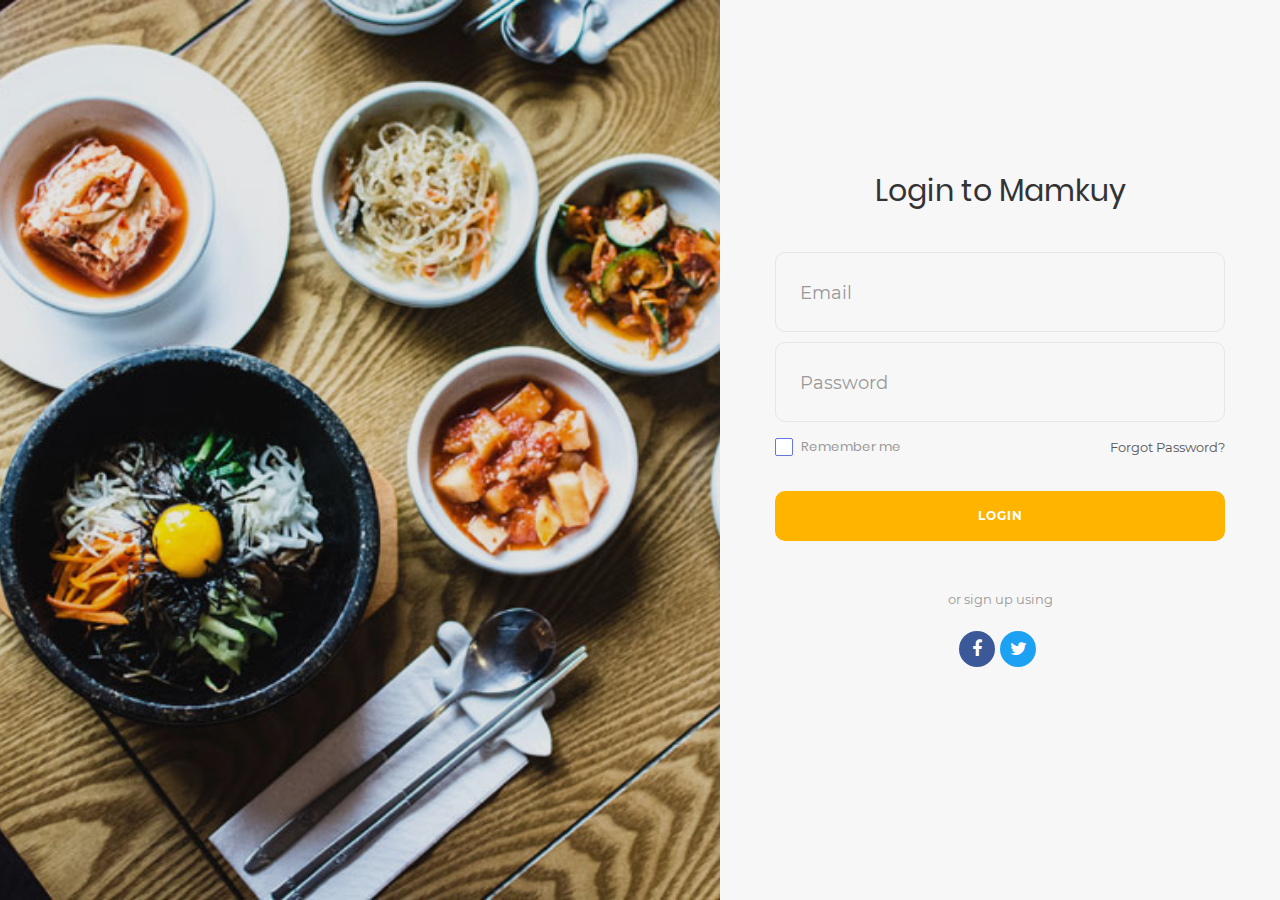
<file: login.html>
<!DOCTYPE html>
<html lang="en">
<head>
	<title>Login to Mamkuy</title>
	<meta charset="UTF-8">
	<meta name="viewport" content="width=device-width, initial-scale=1">
<!--===============================================================================================-->	
	<link rel="icon" type="image/png" href="images/logo2.png"/>
<!--===============================================================================================-->
	<link rel="stylesheet" type="text/css" href="vendor/bootstrap/css/bootstrap.min.css">
<!--===============================================================================================-->
	<link rel="stylesheet" type="text/css" href="fonts/font-awesome-4.7.0/css/font-awesome.min.css">
<!--===============================================================================================-->
	<link rel="stylesheet" type="text/css" href="fonts/Linearicons-Free-v1.0.0/icon-font.min.css">
<!--===============================================================================================-->
	<link rel="stylesheet" type="text/css" href="vendor/animate/animate.css">
<!--===============================================================================================-->	
	<link rel="stylesheet" type="text/css" href="vendor/css-hamburgers/hamburgers.min.css">
<!--===============================================================================================-->
	<link rel="stylesheet" type="text/css" href="vendor/animsition/css/animsition.min.css">
<!--===============================================================================================-->
	<link rel="stylesheet" type="text/css" href="vendor/select2/select2.min.css">
<!--===============================================================================================-->	
	<link rel="stylesheet" type="text/css" href="vendor/daterangepicker/daterangepicker.css">
<!--===============================================================================================-->
	<link rel="stylesheet" type="text/css" href="css/util.css">
	<link rel="stylesheet" type="text/css" href="css/main.css">
<!--===============================================================================================-->
</head>
<body style="background-color: #666666;">

	<div class="limiter">
		<div class="container-login100">
			<div class="wrap-login100">
				<form class="login100-form validate-form">
					<span class="login100-form-title p-b-43">
						Login to Mamkuy
					</span>
					
					
					<div class="wrap-input100 validate-input" data-validate = "Valid email is required: ex@abc.xyz">
						<input class="input100" type="text" name="email">
						<span class="focus-input100"></span>
						<span class="label-input100">Email</span>
					</div>
					
					
					<div class="wrap-input100 validate-input" data-validate="Password is required">
						<input class="input100" type="password" name="pass">
						<span class="focus-input100"></span>
						<span class="label-input100">Password</span>
					</div>

					<div class="flex-sb-m w-full p-t-3 p-b-32">
						<div class="contact100-form-checkbox">
							<input class="input-checkbox100" id="ckb1" type="checkbox" name="remember-me">
							<label class="label-checkbox100" for="ckb1">
								Remember me
							</label>
						</div>

						<div>
							<a href="#" class="txt1">
								Forgot Password?
							</a>
						</div>
					</div>
			

					<div class="container-login100-form-btn">
						<button class="login100-form-btn">
							Login
						</button>
					</div>
					
					<div class="text-center p-t-46 p-b-20">
						<span class="txt2">
							or sign up using
						</span>
					</div>

					<div class="login100-form-social flex-c-m">
						<a href="#" class="login100-form-social-item flex-c-m bg1 m-r-5">
							<i class="fa fa-facebook-f" aria-hidden="true"></i>
						</a>

						<a href="#" class="login100-form-social-item flex-c-m bg2 m-r-5">
							<i class="fa fa-twitter" aria-hidden="true"></i>
						</a>
					</div>
				</form>

				<div class="login100-more" style="background-image: url('images/image_6.jpg');">
				</div>
			</div>
		</div>
	</div>
	
	

	
	
<!--===============================================================================================-->
	<script src="vendor/jquery/jquery-3.2.1.min.js"></script>
<!--===============================================================================================-->
	<script src="vendor/animsition/js/animsition.min.js"></script>
<!--===============================================================================================-->
	<script src="vendor/bootstrap/js/popper.js"></script>
	<script src="vendor/bootstrap/js/bootstrap.min.js"></script>
<!--===============================================================================================-->
	<script src="vendor/select2/select2.min.js"></script>
<!--===============================================================================================-->
	<script src="vendor/daterangepicker/moment.min.js"></script>
	<script src="vendor/daterangepicker/daterangepicker.js"></script>
<!--===============================================================================================-->
	<script src="vendor/countdowntime/countdowntime.js"></script>
<!--===============================================================================================-->
	<script src="js/mainlogin.js"></script>

</body>
</html>
</file>
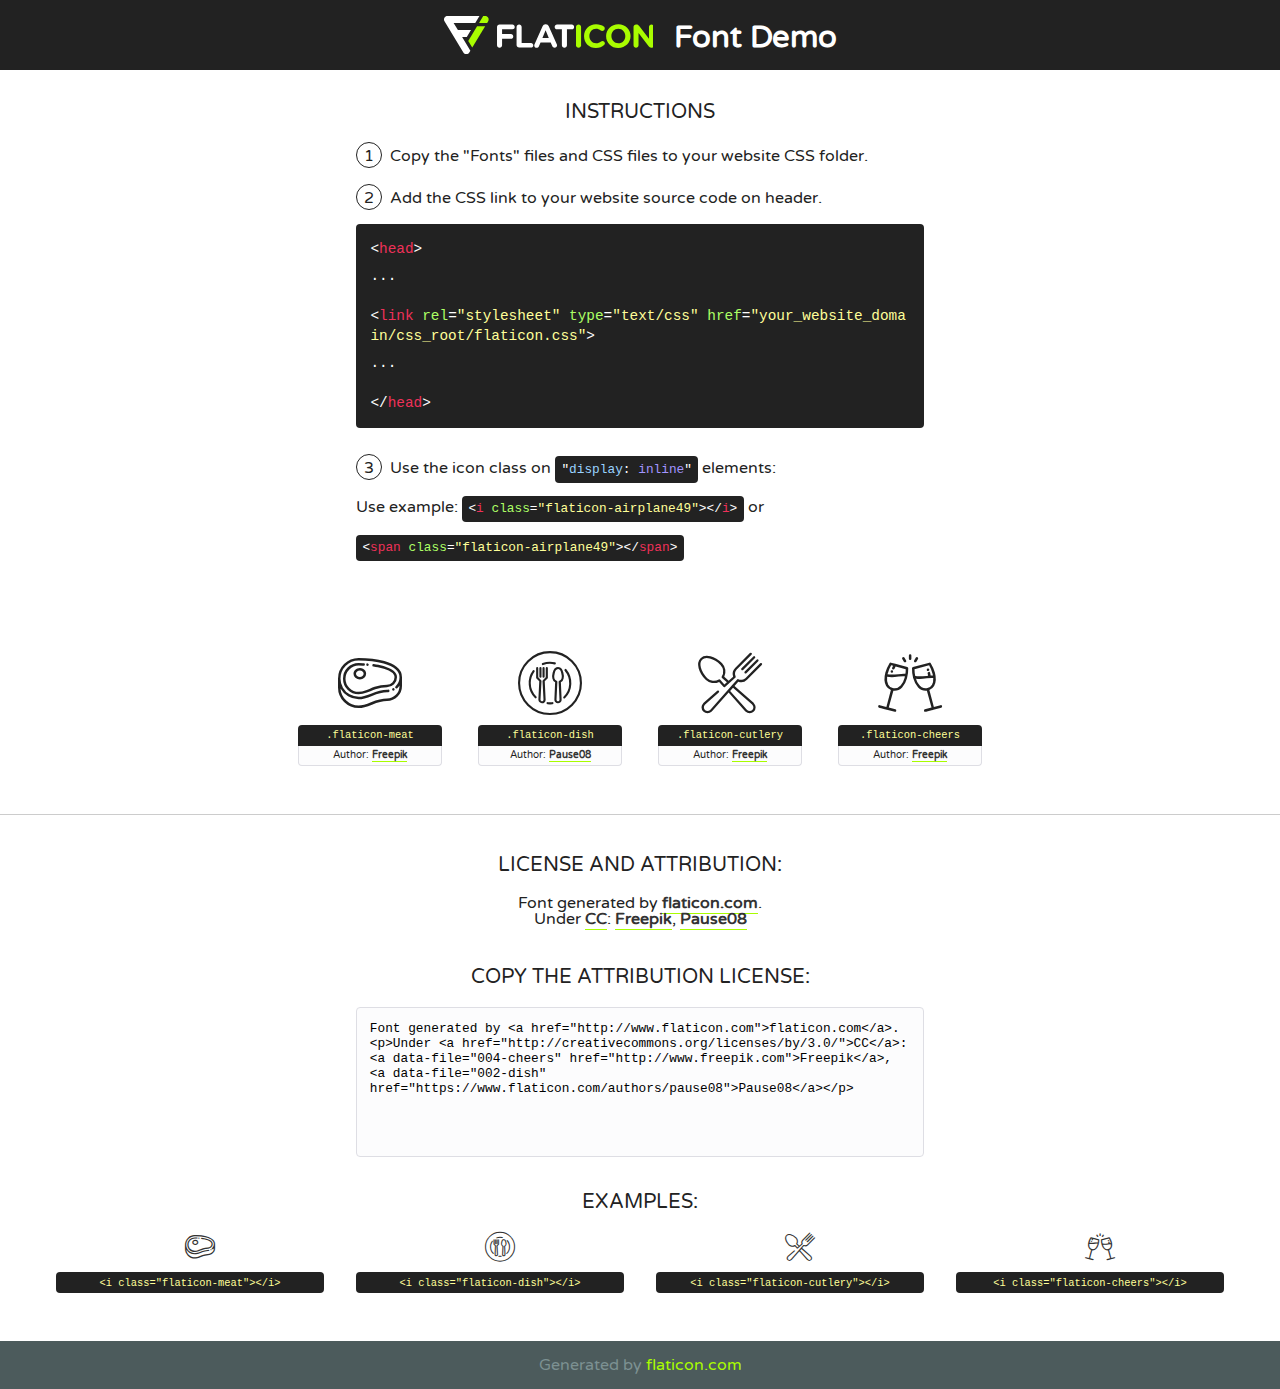
<file: fonts/flaticon/font/flaticon.html>
<!DOCTYPE html>
<!--
  Flaticon icon font: Flaticon
  Creation date: 09/07/2018 02:38
-->
<html>
<!DOCTYPE html>
<html>

<head>
    <title>Flaticon WebFont</title>
    <link href="http://fonts.googleapis.com/css?family=Varela+Round" rel="stylesheet" type="text/css" />
    <link rel="stylesheet" type="text/css" href="flaticon.css">
    <meta charset="UTF-8">
    <style>
    html, body, div, span, applet, object, iframe,
    h1, h2, h3, h4, h5, h6, p, blockquote, pre,
    a, abbr, acronym, address, big, cite, code,
    del, dfn, em, img, ins, kbd, q, s, samp,
    small, strike, strong, sub, sup, tt, var,
    b, u, i, center,
    dl, dt, dd, ol, ul, li,
    fieldset, form, label, legend,
    table, caption, tbody, tfoot, thead, tr, th, td,
    article, aside, canvas, details, embed, 
    figure, figcaption, footer, header, hgroup, 
    menu, nav, output, ruby, section, summary,
    time, mark, audio, video {
        margin: 0;
        padding: 0;
        border: 0;
        font-size: 100%;
        font: inherit;
        vertical-align: baseline;
    }
    /* HTML5 display-role reset for older browsers */
    article, aside, details, figcaption, figure, 
    footer, header, hgroup, menu, nav, section {
        display: block;
    }
    body {
        line-height: 1;
    }
    ol, ul {
        list-style: none;
    }
    blockquote, q {
        quotes: none;
    }
    blockquote:before, blockquote:after,
    q:before, q:after {
        content: '';
        content: none;
    }
    table {
        border-collapse: collapse;
        border-spacing: 0;
    }
    body {
        font-family: 'Varela Round', Helvetica, Arial, sans-serif;
        font-size: 16px;
        color: #222;
    }
    a {
        color: #333;
        border-bottom: 1px solid #a9fd00;
        font-weight: bold;
        text-decoration: none;
    }
    * {
        -moz-box-sizing: border-box;
        -webkit-box-sizing: border-box;
        box-sizing: border-box;
        margin: 0;
        padding: 0;
    }
    [class^="flaticon-"]:before, [class*=" flaticon-"]:before, [class^="flaticon-"]:after, [class*=" flaticon-"]:after {
        font-family: Flaticon;
        font-size: 30px;
        font-style: normal;
        margin-left: 20px;
        color: #333;
    }
    .wrapper {
        max-width: 600px;
        margin: auto;
        padding: 0 1em;
    }
    .title {
        font-size: 1.25em;
        text-align: center;
        margin-bottom: 1em;
        text-transform: uppercase;
    }
    header {
        text-align: center;
        background-color: #222;
        color: #fff;
        padding: 1em;
    }
    header .logo {
        width: 210px;
        height: 38px;
        display: inline-block;
        vertical-align: middle;
        margin-right: 1em;
        border: none;
    }
    header strong {
        font-size: 1.95em;
        font-weight: bold;
        vertical-align: middle;
        margin-top: 5px;
        display: inline-block;
    }
    .demo {
        margin: 2em auto;
        line-height: 1.25em;
    }
    .demo ul li {
        margin-bottom: 1em;
    }
    .demo ul li .num {
        color: #222;
        border-radius: 20px;
        display: inline-block;
        width: 26px;
        padding: 3px;
        height: 26px;
        text-align: center;
        margin-right: 0.5em;
        border: 1px solid #222;
    }
    .demo ul li code {
        background-color: #222;
        border-radius: 4px;
        padding: 0.25em 0.5em;
        display: inline-block;
        color: #fff;
        font-family: Consolas,Monaco,Lucida Console,Liberation Mono,DejaVu Sans Mono,Bitstream Vera Sans Mono,Courier New, monospace;
        font-weight: lighter;
        margin-top: 1em;
        font-size: 0.8em;
        word-break: break-all;
    }
    .demo ul li code.big {
        padding: 1em;
        font-size: 0.9em;
    }
    .demo ul li code .red {
        color: #EF3159;
    }
    .demo ul li code .green {
        color: #ACFF65;
    }
    .demo ul li code .yellow {
        color: #FFFF99;
    }
    .demo ul li code .blue {
        color: #99D3FF;
    }
    .demo ul li code .purple {
        color: #A295FF;
    }
    .demo ul li code .dots {
        margin-top: 0.5em;
        display: block;
    }
    #glyphs {
        border-bottom: 1px solid #ccc;
        padding: 2em 0;
        text-align: center;
    }
    .glyph {
        display: inline-block;
        width: 9em;
        margin: 1em;
        text-align: center;
        vertical-align: top;
        background: #FFF;
    }
    .glyph .glyph-icon {
        padding: 10px;
        display: block;
        font-family:"Flaticon";
        font-size: 64px;
        line-height: 1;
    }
    .glyph .glyph-icon:before {
        font-size: 64px;
        color: #222;
        margin-left: 0;
    }
    .class-name {
        font-size: 0.65em;
        background-color: #222;
        color: #fff;
        border-radius: 4px 4px 0 0;
        padding: 0.5em;
        color: #FFFF99;
        font-family: Consolas,Monaco,Lucida Console,Liberation Mono,DejaVu Sans Mono,Bitstream Vera Sans Mono,Courier New, monospace;
    }
    .author-name {
        font-size: 0.6em;
        background-color: #fcfcfd;
        border: 1px solid #DEDEE4;
        border-top: 0;
        border-radius: 0 0 4px 4px;
        padding: 0.5em;
    }
    .class-name:last-child {
        font-size: 10px;
        color:#888;
    }
    .class-name:last-child a {
        font-size: 10px;
        color:#555;
    }
    .class-name:last-child a:hover {
        color:#a9fd00;
    }
    .glyph > input {
        display: block;
        width: 100px;
        margin: 5px auto;
        text-align: center;
        font-size: 12px;
        cursor: text;
    }
    .glyph > input.icon-input {
        font-family:"Flaticon";
        font-size: 16px;
        margin-bottom: 10px;
    }
    .attribution .title {
        margin-top: 2em;
    }
    .attribution textarea {
        background-color: #fcfcfd;
        padding: 1em;
        border: none;
        box-shadow: none;
        border: 1px solid #DEDEE4;
        border-radius: 4px;
        resize: none;
        width: 100%;
        height: 150px;
        font-size: 0.8em;
        font-family: Consolas,Monaco,Lucida Console,Liberation Mono,DejaVu Sans Mono,Bitstream Vera Sans Mono,Courier New, monospace;
        -webkit-appearance: none;
    }
    .iconsuse {
        margin: 2em auto;
        text-align: center;
        max-width: 1200px;
    }
    .iconsuse:after {
        content: '';
        display: table;
        clear: both;
    }
    .iconsuse .image {
        float: left;
        width: 25%;
        padding: 0 1em;
    }
    .iconsuse .image p {
        margin-bottom: 1em;
    }
    .iconsuse .image span {
        display: block;
        font-size: 0.65em;
        background-color: #222;
        color: #fff;
        border-radius: 4px;
        padding: 0.5em;
        color: #FFFF99;
        margin-top: 1em;
        font-family: Consolas,Monaco,Lucida Console,Liberation Mono,DejaVu Sans Mono,Bitstream Vera Sans Mono,Courier New, monospace;
    }
    #footer {
        text-align: center;
        background-color: #4C5B5C;
        color: #7c9192;
        padding: 1em;
    }
    #footer a {
        border: none;
        color: #a9fd00;
        font-weight: normal;
    }
    @media (max-width: 960px) {
        .iconsuse .image {
            width: 50%;
        }
    }
    @media (max-width: 560px) {
        .iconsuse .image {
            width: 100%;
        }
    }
    </style>
</head>

<body class="characters-off">

    <header>
        <a href="http://www.flaticon.com" target="_blank" class="logo">
            <svg version="1.1" xmlns="http://www.w3.org/2000/svg" xmlns:xlink="http://www.w3.org/1999/xlink" xmlns:a="http://ns.adobe.com/AdobeSVGViewerExtensions/3.0/" viewBox="0 0 560.875 102.036" enable-background="new 0 0 560.875 102.036" xml:space="preserve">
                <defs>
                </defs>
                <g>
                    <g class="letters">
                        <path fill="#ffffff" d="M141.596,29.675c0-3.777,2.985-6.767,6.764-6.767h34.438c3.426,0,6.15,2.728,6.15,6.15
                        c0,3.43-2.724,6.149-6.15,6.149h-27.674v13.091h23.719c3.429,0,6.151,2.724,6.151,6.15c0,3.43-2.723,6.149-6.151,6.149h-23.719
                        v17.574c0,3.773-2.986,6.761-6.764,6.761c-3.779,0-6.764-2.989-6.764-6.761V29.675z"></path>
                        <path fill="#ffffff" d="M193.844,29.149c0-3.781,2.985-6.767,6.764-6.767c3.776,0,6.763,2.985,6.763,6.767v42.957h25.039
                        c3.426,0,6.149,2.726,6.149,6.153c0,3.425-2.723,6.15-6.149,6.15h-31.802c-3.779,0-6.764-2.986-6.764-6.768V29.149z"></path>
                        <path fill="#ffffff" d="M241.891,75.71l21.438-48.407c1.492-3.341,4.215-5.357,7.906-5.357h0.792
                        c3.686,0,6.323,2.017,7.815,5.357l21.439,48.407c0.436,0.967,0.701,1.845,0.701,2.723c0,3.602-2.809,6.501-6.414,6.501
                        c-3.161,0-5.269-1.845-6.499-4.655l-4.132-9.661h-27.059l-4.301,10.102c-1.144,2.631-3.426,4.214-6.237,4.214
                        c-3.517,0-6.24-2.81-6.24-6.325C241.1,77.64,241.451,76.677,241.891,75.71z M279.932,58.666l-8.521-20.297l-8.526,20.297H279.932
                        z"></path>
                        <path fill="#ffffff" d="M314.864,35.387H301.86c-3.429,0-6.239-2.813-6.239-6.238c0-3.429,2.811-6.24,6.239-6.24h39.533
                        c3.426,0,6.237,2.811,6.237,6.24c0,3.425-2.811,6.238-6.237,6.238h-13.001v42.785c0,3.773-2.99,6.761-6.764,6.761
                        c-3.779,0-6.764-2.989-6.764-6.761V35.387z"></path>
                        <path fill="#A9FD00" d="M352.615,29.149c0-3.781,2.985-6.767,6.767-6.767c3.774,0,6.761,2.985,6.761,6.767v49.024
                        c0,3.773-2.987,6.761-6.761,6.761c-3.781,0-6.767-2.989-6.767-6.761V29.149z"></path>
                        <path fill="#A9FD00" d="M374.132,53.836v-0.179c0-17.481,13.178-31.801,32.065-31.801c9.22,0,15.459,2.458,20.557,6.238
                        c1.402,1.054,2.637,2.985,2.637,5.357c0,3.692-2.985,6.59-6.681,6.59c-1.845,0-3.071-0.702-4.044-1.319
                        c-3.776-2.813-7.729-4.393-12.562-4.393c-10.364,0-17.831,8.611-17.831,19.154v0.173c0,10.542,7.291,19.329,17.831,19.329
                        c5.715,0,9.492-1.756,13.359-4.834c1.049-0.874,2.458-1.491,4.039-1.491c3.429,0,6.325,2.813,6.325,6.236
                        c0,2.106-1.056,3.78-2.282,4.834c-5.539,4.834-12.036,7.733-21.878,7.733C387.572,85.464,374.132,71.493,374.132,53.836z"></path>
                        <path fill="#A9FD00" d="M433.009,53.836v-0.179c0-17.481,13.79-31.801,32.766-31.801c18.981,0,32.592,14.143,32.592,31.628v0.173
                        c0,17.483-13.785,31.807-32.769,31.807C446.625,85.464,433.009,71.32,433.009,53.836z M484.224,53.836v-0.179
                        c0-10.539-7.725-19.326-18.626-19.326c-10.893,0-18.449,8.611-18.449,19.154v0.173c0,10.542,7.73,19.329,18.626,19.329
                        C476.676,72.986,484.224,64.378,484.224,53.836z"></path>
                        <path fill="#A9FD00" d="M506.233,29.321c0-3.774,2.99-6.763,6.767-6.763h1.401c3.252,0,5.183,1.583,7.029,3.953l26.093,34.265
                        V29.059c0-3.692,2.99-6.677,6.681-6.677c3.683,0,6.671,2.985,6.671,6.677v48.934c0,3.78-2.987,6.765-6.764,6.765h-0.436
                        c-3.257,0-5.188-1.581-7.034-3.953l-27.056-35.492v32.944c0,3.687-2.985,6.676-6.678,6.676c-3.683,0-6.673-2.989-6.673-6.676
                        V29.321z"></path>
                    </g>
                    <g class="insignia">
                        <path fill="#ffffff" d="M48.372,56.137h12.517l11.156-18.537H37.186L25.688,18.539h57.825L94.668,0H9.271
                        C5.925,0,2.842,1.801,1.198,4.716c-1.644,2.907-1.593,6.482,0.134,9.343l50.38,83.501c1.678,2.781,4.689,4.476,7.938,4.476
                        c3.246,0,6.257-1.695,7.935-4.476l2.898-4.804L48.372,56.137z"></path>
                        <g class="i">
                            <path fill="#A9FD00" d="M93.575,18.539h0.031v0.004l21.652,0.004l2.705-4.488c1.727-2.861,1.778-6.436,0.133-9.343
                            C116.454,1.801,113.371,0,110.026,0h-5.294L93.575,18.539z"></path>
                            <polygon fill="#A9FD00" points="88.291,27.356 64.725,66.486 75.519,84.404 109.942,27.356"></polygon>
                        </g>
                    </g>
                </g>
            </svg>
        </a>
        <strong>Font Demo</strong>
    </header>


    <section class="demo wrapper">

        <p class="title">Instructions</p>

        <ul>
            <li>
                <span class="num">1</span>Copy the "Fonts" files and CSS files to your website CSS folder.
            </li>
            <li>
                <span class="num">2</span>Add the CSS link to your website source code on header.
                <code class="big">
                    &lt;<span class="red">head</span>&gt;
                    <br/><span class="dots">...</span>
                    <br/>&lt;<span class="red">link</span> <span class="green">rel</span>=<span class="yellow">"stylesheet"</span> <span class="green">type</span>=<span class="yellow">"text/css"</span> <span class="green">href</span>=<span class="yellow">"your_website_domain/css_root/flaticon.css"</span>&gt;
                    <br/><span class="dots">...</span>
                    <br/>&lt;/<span class="red">head</span>&gt;
                </code>
            </li>

            <li>
                <p>
                    <span class="num">3</span>Use the icon class on <code>"<span class="blue">display</span>:<span class="purple"> inline</span>"</code> elements:
                    <br />
                    Use example: <code>&lt;<span class="red">i</span> <span class="green">class</span>=<span class="yellow">&quot;flaticon-airplane49&quot;</span>&gt;&lt;/<span class="red">i</span>&gt;</code> or <code>&lt;<span class="red">span</span> <span class="green">class</span>=<span class="yellow">&quot;flaticon-airplane49&quot;</span>&gt;&lt;/<span class="red">span</span>&gt;</code>
            </li>
        </ul>

    </section>




   <section id="glyphs">          
    
      
        <div class="glyph"><div class="glyph-icon flaticon-meat"></div>
            <div class="class-name">.flaticon-meat</div>
            <div class="author-name">Author: <a data-file="001-meat" href="http://www.freepik.com">Freepik</a> </div> 
        </div>        
        
        <div class="glyph"><div class="glyph-icon flaticon-dish"></div>
            <div class="class-name">.flaticon-dish</div>
            <div class="author-name">Author: <a data-file="002-dish" href="https://www.flaticon.com/authors/pause08">Pause08</a> </div> 
        </div>        
        
        <div class="glyph"><div class="glyph-icon flaticon-cutlery"></div>
            <div class="class-name">.flaticon-cutlery</div>
            <div class="author-name">Author: <a data-file="003-cutlery" href="http://www.freepik.com">Freepik</a> </div> 
        </div>        
        
        <div class="glyph"><div class="glyph-icon flaticon-cheers"></div>
            <div class="class-name">.flaticon-cheers</div>
            <div class="author-name">Author: <a data-file="004-cheers" href="http://www.freepik.com">Freepik</a> </div> 
        </div>        
        

    </section>



    <section class="attribution wrapper"   style="text-align:center;">

      <div class="title">License and attribution:</div><div class="attrDiv">Font generated by <a href="http://www.flaticon.com">flaticon.com</a>. <div><p>Under <a href="http://creativecommons.org/licenses/by/3.0/">CC</a>: <a data-file="004-cheers" href="http://www.freepik.com">Freepik</a>, <a data-file="002-dish" href="https://www.flaticon.com/authors/pause08">Pause08</a></p>  </div>
      </div>
      <div class="title">Copy the Attribution License:</div>

    <textarea onclick="this.focus();this.select();">Font generated by &lt;a href=&quot;http://www.flaticon.com&quot;&gt;flaticon.com&lt;/a&gt;. <p>Under <a href="http://creativecommons.org/licenses/by/3.0/">CC</a>: <a data-file="004-cheers" href="http://www.freepik.com">Freepik</a>, <a data-file="002-dish" href="https://www.flaticon.com/authors/pause08">Pause08</a></p>  
     </textarea>

    </section>

    <section class="iconsuse">

          <div class="title">Examples:</div>            
             
            <div class="image">
                <p>
                    <i class="glyph-icon flaticon-meat"></i> 
                    <span>&lt;i class=&quot;flaticon-meat&quot;&gt;&lt;/i&gt;</span>
                </p>
            </div>
            
            <div class="image">
                <p>
                    <i class="glyph-icon flaticon-dish"></i> 
                    <span>&lt;i class=&quot;flaticon-dish&quot;&gt;&lt;/i&gt;</span>
                </p>
            </div>
            
            <div class="image">
                <p>
                    <i class="glyph-icon flaticon-cutlery"></i> 
                    <span>&lt;i class=&quot;flaticon-cutlery&quot;&gt;&lt;/i&gt;</span>
                </p>
            </div>
            
            <div class="image">
                <p>
                    <i class="glyph-icon flaticon-cheers"></i> 
                    <span>&lt;i class=&quot;flaticon-cheers&quot;&gt;&lt;/i&gt;</span>
                </p>
            </div>
                       
        </div>
                            
    </section>

<div id="footer">
    <div>Generated by <a href="http://www.flaticon.com">flaticon.com</a>
    </div>
</div>



</body>
</html>
</file>
<file: vendor/daterangepicker/daterangepicker.css>
.daterangepicker {
  position: absolute;
  color: inherit;
  background-color: #fff;
  border-radius: 4px;
  width: 278px;
  padding: 4px;
  margin-top: 1px;
  top: 100px;
  left: 20px;
  /* Calendars */ }
  .daterangepicker:before, .daterangepicker:after {
    position: absolute;
    display: inline-block;
    border-bottom-color: rgba(0, 0, 0, 0.2);
    content: ''; }
  .daterangepicker:before {
    top: -7px;
    border-right: 7px solid transparent;
    border-left: 7px solid transparent;
    border-bottom: 7px solid #ccc; }
  .daterangepicker:after {
    top: -6px;
    border-right: 6px solid transparent;
    border-bottom: 6px solid #fff;
    border-left: 6px solid transparent; }
  .daterangepicker.opensleft:before {
    right: 9px; }
  .daterangepicker.opensleft:after {
    right: 10px; }
  .daterangepicker.openscenter:before {
    left: 0;
    right: 0;
    width: 0;
    margin-left: auto;
    margin-right: auto; }
  .daterangepicker.openscenter:after {
    left: 0;
    right: 0;
    width: 0;
    margin-left: auto;
    margin-right: auto; }
  .daterangepicker.opensright:before {
    left: 9px; }
  .daterangepicker.opensright:after {
    left: 10px; }
  .daterangepicker.dropup {
    margin-top: -5px; }
    .daterangepicker.dropup:before {
      top: initial;
      bottom: -7px;
      border-bottom: initial;
      border-top: 7px solid #ccc; }
    .daterangepicker.dropup:after {
      top: initial;
      bottom: -6px;
      border-bottom: initial;
      border-top: 6px solid #fff; }
  .daterangepicker.dropdown-menu {
    max-width: none;
    z-index: 3001; }
  .daterangepicker.single .ranges, .daterangepicker.single .calendar {
    float: none; }
  .daterangepicker.show-calendar .calendar {
    display: block; }
  .daterangepicker .calendar {
    display: none;
    max-width: 270px;
    margin: 4px; }
    .daterangepicker .calendar.single .calendar-table {
      border: none; }
    .daterangepicker .calendar th, .daterangepicker .calendar td {
      white-space: nowrap;
      text-align: center;
      min-width: 32px; }
  .daterangepicker .calendar-table {
    border: 1px solid #fff;
    padding: 4px;
    border-radius: 4px;
    background-color: #fff; }
  .daterangepicker table {
    width: 100%;
    margin: 0; }
  .daterangepicker td, .daterangepicker th {
    text-align: center;
    width: 20px;
    height: 20px;
    border-radius: 4px;
    border: 1px solid transparent;
    white-space: nowrap;
    cursor: pointer; }
    .daterangepicker td.available:hover, .daterangepicker th.available:hover {
      background-color: #eee;
      border-color: transparent;
      color: inherit; }
    .daterangepicker td.week, .daterangepicker th.week {
      font-size: 80%;
      color: #ccc; }
  .daterangepicker td.off, .daterangepicker td.off.in-range, .daterangepicker td.off.start-date, .daterangepicker td.off.end-date {
    background-color: #fff;
    border-color: transparent;
    color: #999; }
  .daterangepicker td.in-range {
    background-color: #ebf4f8;
    border-color: transparent;
    color: #000;
    border-radius: 0; }
  .daterangepicker td.start-date {
    border-radius: 4px 0 0 4px; }
  .daterangepicker td.end-date {
    border-radius: 0 4px 4px 0; }
  .daterangepicker td.start-date.end-date {
    border-radius: 4px; }
  .daterangepicker td.active, .daterangepicker td.active:hover {
    background-color: #357ebd;
    border-color: transparent;
    color: #fff; }
  .daterangepicker th.month {
    width: auto; }
  .daterangepicker td.disabled, .daterangepicker option.disabled {
    color: #999;
    cursor: not-allowed;
    text-decoration: line-through; }
  .daterangepicker select.monthselect, .daterangepicker select.yearselect {
    font-size: 12px;
    padding: 1px;
    height: auto;
    margin: 0;
    cursor: default; }
  .daterangepicker select.monthselect {
    margin-right: 2%;
    width: 56%; }
  .daterangepicker select.yearselect {
    width: 40%; }
  .daterangepicker select.hourselect, .daterangepicker select.minuteselect, .daterangepicker select.secondselect, .daterangepicker select.ampmselect {
    width: 50px;
    margin-bottom: 0; }
  .daterangepicker .input-mini {
    border: 1px solid #ccc;
    border-radius: 4px;
    color: #555;
    height: 30px;
    line-height: 30px;
    display: block;
    vertical-align: middle;
    margin: 0 0 5px 0;
    padding: 0 6px 0 28px;
    width: 100%; }
    .daterangepicker .input-mini.active {
      border: 1px solid #08c;
      border-radius: 4px; }
  .daterangepicker .daterangepicker_input {
    position: relative; }
    .daterangepicker .daterangepicker_input i {
      position: absolute;
      left: 8px;
      top: 8px; }
  .daterangepicker.rtl .input-mini {
    padding-right: 28px;
    padding-left: 6px; }
  .daterangepicker.rtl .daterangepicker_input i {
    left: auto;
    right: 8px; }
  .daterangepicker .calendar-time {
    text-align: center;
    margin: 5px auto;
    line-height: 30px;
    position: relative;
    padding-left: 28px; }
    .daterangepicker .calendar-time select.disabled {
      color: #ccc;
      cursor: not-allowed; }

.ranges {
  font-size: 11px;
  float: none;
  margin: 4px;
  text-align: left; }
  .ranges ul {
    list-style: none;
    margin: 0 auto;
    padding: 0;
    width: 100%; }
  .ranges li {
    font-size: 13px;
    background-color: #f5f5f5;
    border: 1px solid #f5f5f5;
    border-radius: 4px;
    color: #08c;
    padding: 3px 12px;
    margin-bottom: 8px;
    cursor: pointer; }
    .ranges li:hover {
      background-color: #08c;
      border: 1px solid #08c;
      color: #fff; }
    .ranges li.active {
      background-color: #08c;
      border: 1px solid #08c;
      color: #fff; }

/*  Larger Screen Styling */
@media (min-width: 564px) {
  .daterangepicker {
    width: auto; }
    .daterangepicker .ranges ul {
      width: 160px; }
    .daterangepicker.single .ranges ul {
      width: 100%; }
    .daterangepicker.single .calendar.left {
      clear: none; }
    .daterangepicker.single.ltr .ranges, .daterangepicker.single.ltr .calendar {
      float: left; }
    .daterangepicker.single.rtl .ranges, .daterangepicker.single.rtl .calendar {
      float: right; }
    .daterangepicker.ltr {
      direction: ltr;
      text-align: left; }
      .daterangepicker.ltr .calendar.left {
        clear: left;
        margin-right: 0; }
        .daterangepicker.ltr .calendar.left .calendar-table {
          border-right: none;
          border-top-right-radius: 0;
          border-bottom-right-radius: 0; }
      .daterangepicker.ltr .calendar.right {
        margin-left: 0; }
        .daterangepicker.ltr .calendar.right .calendar-table {
          border-left: none;
          border-top-left-radius: 0;
          border-bottom-left-radius: 0; }
      .daterangepicker.ltr .left .daterangepicker_input {
        padding-right: 12px; }
      .daterangepicker.ltr .calendar.left .calendar-table {
        padding-right: 12px; }
      .daterangepicker.ltr .ranges, .daterangepicker.ltr .calendar {
        float: left; }
    .daterangepicker.rtl {
      direction: rtl;
      text-align: right; }
      .daterangepicker.rtl .calendar.left {
        clear: right;
        margin-left: 0; }
        .daterangepicker.rtl .calendar.left .calendar-table {
          border-left: none;
          border-top-left-radius: 0;
          border-bottom-left-radius: 0; }
      .daterangepicker.rtl .calendar.right {
        margin-right: 0; }
        .daterangepicker.rtl .calendar.right .calendar-table {
          border-right: none;
          border-top-right-radius: 0;
          border-bottom-right-radius: 0; }
      .daterangepicker.rtl .left .daterangepicker_input {
        padding-left: 12px; }
      .daterangepicker.rtl .calendar.left .calendar-table {
        padding-left: 12px; }
      .daterangepicker.rtl .ranges, .daterangepicker.rtl .calendar {
        text-align: right;
        float: right; } }
@media (min-width: 730px) {
  .daterangepicker .ranges {
    width: auto; }
  .daterangepicker.ltr .ranges {
    float: left; }
  .daterangepicker.rtl .ranges {
    float: right; }
  .daterangepicker .calendar.left {
    clear: none !important; } }
</file>
<file: css/util.css>
/*[ FONT SIZE ]
///////////////////////////////////////////////////////////
*/
.fs-1 {font-size: 1px;}
.fs-2 {font-size: 2px;}
.fs-3 {font-size: 3px;}
.fs-4 {font-size: 4px;}
.fs-5 {font-size: 5px;}
.fs-6 {font-size: 6px;}
.fs-7 {font-size: 7px;}
.fs-8 {font-size: 8px;}
.fs-9 {font-size: 9px;}
.fs-10 {font-size: 10px;}
.fs-11 {font-size: 11px;}
.fs-12 {font-size: 12px;}
.fs-13 {font-size: 13px;}
.fs-14 {font-size: 14px;}
.fs-15 {font-size: 15px;}
.fs-16 {font-size: 16px;}
.fs-17 {font-size: 17px;}
.fs-18 {font-size: 18px;}
.fs-19 {font-size: 19px;}
.fs-20 {font-size: 20px;}
.fs-21 {font-size: 21px;}
.fs-22 {font-size: 22px;}
.fs-23 {font-size: 23px;}
.fs-24 {font-size: 24px;}
.fs-25 {font-size: 25px;}
.fs-26 {font-size: 26px;}
.fs-27 {font-size: 27px;}
.fs-28 {font-size: 28px;}
.fs-29 {font-size: 29px;}
.fs-30 {font-size: 30px;}
.fs-31 {font-size: 31px;}
.fs-32 {font-size: 32px;}
.fs-33 {font-size: 33px;}
.fs-34 {font-size: 34px;}
.fs-35 {font-size: 35px;}
.fs-36 {font-size: 36px;}
.fs-37 {font-size: 37px;}
.fs-38 {font-size: 38px;}
.fs-39 {font-size: 39px;}
.fs-40 {font-size: 40px;}
.fs-41 {font-size: 41px;}
.fs-42 {font-size: 42px;}
.fs-43 {font-size: 43px;}
.fs-44 {font-size: 44px;}
.fs-45 {font-size: 45px;}
.fs-46 {font-size: 46px;}
.fs-47 {font-size: 47px;}
.fs-48 {font-size: 48px;}
.fs-49 {font-size: 49px;}
.fs-50 {font-size: 50px;}
.fs-51 {font-size: 51px;}
.fs-52 {font-size: 52px;}
.fs-53 {font-size: 53px;}
.fs-54 {font-size: 54px;}
.fs-55 {font-size: 55px;}
.fs-56 {font-size: 56px;}
.fs-57 {font-size: 57px;}
.fs-58 {font-size: 58px;}
.fs-59 {font-size: 59px;}
.fs-60 {font-size: 60px;}
.fs-61 {font-size: 61px;}
.fs-62 {font-size: 62px;}
.fs-63 {font-size: 63px;}
.fs-64 {font-size: 64px;}
.fs-65 {font-size: 65px;}
.fs-66 {font-size: 66px;}
.fs-67 {font-size: 67px;}
.fs-68 {font-size: 68px;}
.fs-69 {font-size: 69px;}
.fs-70 {font-size: 70px;}
.fs-71 {font-size: 71px;}
.fs-72 {font-size: 72px;}
.fs-73 {font-size: 73px;}
.fs-74 {font-size: 74px;}
.fs-75 {font-size: 75px;}
.fs-76 {font-size: 76px;}
.fs-77 {font-size: 77px;}
.fs-78 {font-size: 78px;}
.fs-79 {font-size: 79px;}
.fs-80 {font-size: 80px;}
.fs-81 {font-size: 81px;}
.fs-82 {font-size: 82px;}
.fs-83 {font-size: 83px;}
.fs-84 {font-size: 84px;}
.fs-85 {font-size: 85px;}
.fs-86 {font-size: 86px;}
.fs-87 {font-size: 87px;}
.fs-88 {font-size: 88px;}
.fs-89 {font-size: 89px;}
.fs-90 {font-size: 90px;}
.fs-91 {font-size: 91px;}
.fs-92 {font-size: 92px;}
.fs-93 {font-size: 93px;}
.fs-94 {font-size: 94px;}
.fs-95 {font-size: 95px;}
.fs-96 {font-size: 96px;}
.fs-97 {font-size: 97px;}
.fs-98 {font-size: 98px;}
.fs-99 {font-size: 99px;}
.fs-100 {font-size: 100px;}
.fs-101 {font-size: 101px;}
.fs-102 {font-size: 102px;}
.fs-103 {font-size: 103px;}
.fs-104 {font-size: 104px;}
.fs-105 {font-size: 105px;}
.fs-106 {font-size: 106px;}
.fs-107 {font-size: 107px;}
.fs-108 {font-size: 108px;}
.fs-109 {font-size: 109px;}
.fs-110 {font-size: 110px;}
.fs-111 {font-size: 111px;}
.fs-112 {font-size: 112px;}
.fs-113 {font-size: 113px;}
.fs-114 {font-size: 114px;}
.fs-115 {font-size: 115px;}
.fs-116 {font-size: 116px;}
.fs-117 {font-size: 117px;}
.fs-118 {font-size: 118px;}
.fs-119 {font-size: 119px;}
.fs-120 {font-size: 120px;}
.fs-121 {font-size: 121px;}
.fs-122 {font-size: 122px;}
.fs-123 {font-size: 123px;}
.fs-124 {font-size: 124px;}
.fs-125 {font-size: 125px;}
.fs-126 {font-size: 126px;}
.fs-127 {font-size: 127px;}
.fs-128 {font-size: 128px;}
.fs-129 {font-size: 129px;}
.fs-130 {font-size: 130px;}
.fs-131 {font-size: 131px;}
.fs-132 {font-size: 132px;}
.fs-133 {font-size: 133px;}
.fs-134 {font-size: 134px;}
.fs-135 {font-size: 135px;}
.fs-136 {font-size: 136px;}
.fs-137 {font-size: 137px;}
.fs-138 {font-size: 138px;}
.fs-139 {font-size: 139px;}
.fs-140 {font-size: 140px;}
.fs-141 {font-size: 141px;}
.fs-142 {font-size: 142px;}
.fs-143 {font-size: 143px;}
.fs-144 {font-size: 144px;}
.fs-145 {font-size: 145px;}
.fs-146 {font-size: 146px;}
.fs-147 {font-size: 147px;}
.fs-148 {font-size: 148px;}
.fs-149 {font-size: 149px;}
.fs-150 {font-size: 150px;}
.fs-151 {font-size: 151px;}
.fs-152 {font-size: 152px;}
.fs-153 {font-size: 153px;}
.fs-154 {font-size: 154px;}
.fs-155 {font-size: 155px;}
.fs-156 {font-size: 156px;}
.fs-157 {font-size: 157px;}
.fs-158 {font-size: 158px;}
.fs-159 {font-size: 159px;}
.fs-160 {font-size: 160px;}
.fs-161 {font-size: 161px;}
.fs-162 {font-size: 162px;}
.fs-163 {font-size: 163px;}
.fs-164 {font-size: 164px;}
.fs-165 {font-size: 165px;}
.fs-166 {font-size: 166px;}
.fs-167 {font-size: 167px;}
.fs-168 {font-size: 168px;}
.fs-169 {font-size: 169px;}
.fs-170 {font-size: 170px;}
.fs-171 {font-size: 171px;}
.fs-172 {font-size: 172px;}
.fs-173 {font-size: 173px;}
.fs-174 {font-size: 174px;}
.fs-175 {font-size: 175px;}
.fs-176 {font-size: 176px;}
.fs-177 {font-size: 177px;}
.fs-178 {font-size: 178px;}
.fs-179 {font-size: 179px;}
.fs-180 {font-size: 180px;}
.fs-181 {font-size: 181px;}
.fs-182 {font-size: 182px;}
.fs-183 {font-size: 183px;}
.fs-184 {font-size: 184px;}
.fs-185 {font-size: 185px;}
.fs-186 {font-size: 186px;}
.fs-187 {font-size: 187px;}
.fs-188 {font-size: 188px;}
.fs-189 {font-size: 189px;}
.fs-190 {font-size: 190px;}
.fs-191 {font-size: 191px;}
.fs-192 {font-size: 192px;}
.fs-193 {font-size: 193px;}
.fs-194 {font-size: 194px;}
.fs-195 {font-size: 195px;}
.fs-196 {font-size: 196px;}
.fs-197 {font-size: 197px;}
.fs-198 {font-size: 198px;}
.fs-199 {font-size: 199px;}
.fs-200 {font-size: 200px;}

/*[ PADDING ]
///////////////////////////////////////////////////////////
*/
.p-t-0 {padding-top: 0px;}
.p-t-1 {padding-top: 1px;}
.p-t-2 {padding-top: 2px;}
.p-t-3 {padding-top: 3px;}
.p-t-4 {padding-top: 4px;}
.p-t-5 {padding-top: 5px;}
.p-t-6 {padding-top: 6px;}
.p-t-7 {padding-top: 7px;}
.p-t-8 {padding-top: 8px;}
.p-t-9 {padding-top: 9px;}
.p-t-10 {padding-top: 10px;}
.p-t-11 {padding-top: 11px;}
.p-t-12 {padding-top: 12px;}
.p-t-13 {padding-top: 13px;}
.p-t-14 {padding-top: 14px;}
.p-t-15 {padding-top: 15px;}
.p-t-16 {padding-top: 16px;}
.p-t-17 {padding-top: 17px;}
.p-t-18 {padding-top: 18px;}
.p-t-19 {padding-top: 19px;}
.p-t-20 {padding-top: 20px;}
.p-t-21 {padding-top: 21px;}
.p-t-22 {padding-top: 22px;}
.p-t-23 {padding-top: 23px;}
.p-t-24 {padding-top: 24px;}
.p-t-25 {padding-top: 25px;}
.p-t-26 {padding-top: 26px;}
.p-t-27 {padding-top: 27px;}
.p-t-28 {padding-top: 28px;}
.p-t-29 {padding-top: 29px;}
.p-t-30 {padding-top: 30px;}
.p-t-31 {padding-top: 31px;}
.p-t-32 {padding-top: 32px;}
.p-t-33 {padding-top: 33px;}
.p-t-34 {padding-top: 34px;}
.p-t-35 {padding-top: 35px;}
.p-t-36 {padding-top: 36px;}
.p-t-37 {padding-top: 37px;}
.p-t-38 {padding-top: 38px;}
.p-t-39 {padding-top: 39px;}
.p-t-40 {padding-top: 40px;}
.p-t-41 {padding-top: 41px;}
.p-t-42 {padding-top: 42px;}
.p-t-43 {padding-top: 43px;}
.p-t-44 {padding-top: 44px;}
.p-t-45 {padding-top: 45px;}
.p-t-46 {padding-top: 46px;}
.p-t-47 {padding-top: 47px;}
.p-t-48 {padding-top: 48px;}
.p-t-49 {padding-top: 49px;}
.p-t-50 {padding-top: 50px;}
.p-t-51 {padding-top: 51px;}
.p-t-52 {padding-top: 52px;}
.p-t-53 {padding-top: 53px;}
.p-t-54 {padding-top: 54px;}
.p-t-55 {padding-top: 55px;}
.p-t-56 {padding-top: 56px;}
.p-t-57 {padding-top: 57px;}
.p-t-58 {padding-top: 58px;}
.p-t-59 {padding-top: 59px;}
.p-t-60 {padding-top: 60px;}
.p-t-61 {padding-top: 61px;}
.p-t-62 {padding-top: 62px;}
.p-t-63 {padding-top: 63px;}
.p-t-64 {padding-top: 64px;}
.p-t-65 {padding-top: 65px;}
.p-t-66 {padding-top: 66px;}
.p-t-67 {padding-top: 67px;}
.p-t-68 {padding-top: 68px;}
.p-t-69 {padding-top: 69px;}
.p-t-70 {padding-top: 70px;}
.p-t-71 {padding-top: 71px;}
.p-t-72 {padding-top: 72px;}
.p-t-73 {padding-top: 73px;}
.p-t-74 {padding-top: 74px;}
.p-t-75 {padding-top: 75px;}
.p-t-76 {padding-top: 76px;}
.p-t-77 {padding-top: 77px;}
.p-t-78 {padding-top: 78px;}
.p-t-79 {padding-top: 79px;}
.p-t-80 {padding-top: 80px;}
.p-t-81 {padding-top: 81px;}
.p-t-82 {padding-top: 82px;}
.p-t-83 {padding-top: 83px;}
.p-t-84 {padding-top: 84px;}
.p-t-85 {padding-top: 85px;}
.p-t-86 {padding-top: 86px;}
.p-t-87 {padding-top: 87px;}
.p-t-88 {padding-top: 88px;}
.p-t-89 {padding-top: 89px;}
.p-t-90 {padding-top: 90px;}
.p-t-91 {padding-top: 91px;}
.p-t-92 {padding-top: 92px;}
.p-t-93 {padding-top: 93px;}
.p-t-94 {padding-top: 94px;}
.p-t-95 {padding-top: 95px;}
.p-t-96 {padding-top: 96px;}
.p-t-97 {padding-top: 97px;}
.p-t-98 {padding-top: 98px;}
.p-t-99 {padding-top: 99px;}
.p-t-100 {padding-top: 100px;}
.p-t-101 {padding-top: 101px;}
.p-t-102 {padding-top: 102px;}
.p-t-103 {padding-top: 103px;}
.p-t-104 {padding-top: 104px;}
.p-t-105 {padding-top: 105px;}
.p-t-106 {padding-top: 106px;}
.p-t-107 {padding-top: 107px;}
.p-t-108 {padding-top: 108px;}
.p-t-109 {padding-top: 109px;}
.p-t-110 {padding-top: 110px;}
.p-t-111 {padding-top: 111px;}
.p-t-112 {padding-top: 112px;}
.p-t-113 {padding-top: 113px;}
.p-t-114 {padding-top: 114px;}
.p-t-115 {padding-top: 115px;}
.p-t-116 {padding-top: 116px;}
.p-t-117 {padding-top: 117px;}
.p-t-118 {padding-top: 118px;}
.p-t-119 {padding-top: 119px;}
.p-t-120 {padding-top: 120px;}
.p-t-121 {padding-top: 121px;}
.p-t-122 {padding-top: 122px;}
.p-t-123 {padding-top: 123px;}
.p-t-124 {padding-top: 124px;}
.p-t-125 {padding-top: 125px;}
.p-t-126 {padding-top: 126px;}
.p-t-127 {padding-top: 127px;}
.p-t-128 {padding-top: 128px;}
.p-t-129 {padding-top: 129px;}
.p-t-130 {padding-top: 130px;}
.p-t-131 {padding-top: 131px;}
.p-t-132 {padding-top: 132px;}
.p-t-133 {padding-top: 133px;}
.p-t-134 {padding-top: 134px;}
.p-t-135 {padding-top: 135px;}
.p-t-136 {padding-top: 136px;}
.p-t-137 {padding-top: 137px;}
.p-t-138 {padding-top: 138px;}
.p-t-139 {padding-top: 139px;}
.p-t-140 {padding-top: 140px;}
.p-t-141 {padding-top: 141px;}
.p-t-142 {padding-top: 142px;}
.p-t-143 {padding-top: 143px;}
.p-t-144 {padding-top: 144px;}
.p-t-145 {padding-top: 145px;}
.p-t-146 {padding-top: 146px;}
.p-t-147 {padding-top: 147px;}
.p-t-148 {padding-top: 148px;}
.p-t-149 {padding-top: 149px;}
.p-t-150 {padding-top: 150px;}
.p-t-151 {padding-top: 151px;}
.p-t-152 {padding-top: 152px;}
.p-t-153 {padding-top: 153px;}
.p-t-154 {padding-top: 154px;}
.p-t-155 {padding-top: 155px;}
.p-t-156 {padding-top: 156px;}
.p-t-157 {padding-top: 157px;}
.p-t-158 {padding-top: 158px;}
.p-t-159 {padding-top: 159px;}
.p-t-160 {padding-top: 160px;}
.p-t-161 {padding-top: 161px;}
.p-t-162 {padding-top: 162px;}
.p-t-163 {padding-top: 163px;}
.p-t-164 {padding-top: 164px;}
.p-t-165 {padding-top: 165px;}
.p-t-166 {padding-top: 166px;}
.p-t-167 {padding-top: 167px;}
.p-t-168 {padding-top: 168px;}
.p-t-169 {padding-top: 169px;}
.p-t-170 {padding-top: 170px;}
.p-t-171 {padding-top: 171px;}
.p-t-172 {padding-top: 172px;}
.p-t-173 {padding-top: 173px;}
.p-t-174 {padding-top: 174px;}
.p-t-175 {padding-top: 175px;}
.p-t-176 {padding-top: 176px;}
.p-t-177 {padding-top: 177px;}
.p-t-178 {padding-top: 178px;}
.p-t-179 {padding-top: 179px;}
.p-t-180 {padding-top: 180px;}
.p-t-181 {padding-top: 181px;}
.p-t-182 {padding-top: 182px;}
.p-t-183 {padding-top: 183px;}
.p-t-184 {padding-top: 184px;}
.p-t-185 {padding-top: 185px;}
.p-t-186 {padding-top: 186px;}
.p-t-187 {padding-top: 187px;}
.p-t-188 {padding-top: 188px;}
.p-t-189 {padding-top: 189px;}
.p-t-190 {padding-top: 190px;}
.p-t-191 {padding-top: 191px;}
.p-t-192 {padding-top: 192px;}
.p-t-193 {padding-top: 193px;}
.p-t-194 {padding-top: 194px;}
.p-t-195 {padding-top: 195px;}
.p-t-196 {padding-top: 196px;}
.p-t-197 {padding-top: 197px;}
.p-t-198 {padding-top: 198px;}
.p-t-199 {padding-top: 199px;}
.p-t-200 {padding-top: 200px;}
.p-t-201 {padding-top: 201px;}
.p-t-202 {padding-top: 202px;}
.p-t-203 {padding-top: 203px;}
.p-t-204 {padding-top: 204px;}
.p-t-205 {padding-top: 205px;}
.p-t-206 {padding-top: 206px;}
.p-t-207 {padding-top: 207px;}
.p-t-208 {padding-top: 208px;}
.p-t-209 {padding-top: 209px;}
.p-t-210 {padding-top: 210px;}
.p-t-211 {padding-top: 211px;}
.p-t-212 {padding-top: 212px;}
.p-t-213 {padding-top: 213px;}
.p-t-214 {padding-top: 214px;}
.p-t-215 {padding-top: 215px;}
.p-t-216 {padding-top: 216px;}
.p-t-217 {padding-top: 217px;}
.p-t-218 {padding-top: 218px;}
.p-t-219 {padding-top: 219px;}
.p-t-220 {padding-top: 220px;}
.p-t-221 {padding-top: 221px;}
.p-t-222 {padding-top: 222px;}
.p-t-223 {padding-top: 223px;}
.p-t-224 {padding-top: 224px;}
.p-t-225 {padding-top: 225px;}
.p-t-226 {padding-top: 226px;}
.p-t-227 {padding-top: 227px;}
.p-t-228 {padding-top: 228px;}
.p-t-229 {padding-top: 229px;}
.p-t-230 {padding-top: 230px;}
.p-t-231 {padding-top: 231px;}
.p-t-232 {padding-top: 232px;}
.p-t-233 {padding-top: 233px;}
.p-t-234 {padding-top: 234px;}
.p-t-235 {padding-top: 235px;}
.p-t-236 {padding-top: 236px;}
.p-t-237 {padding-top: 237px;}
.p-t-238 {padding-top: 238px;}
.p-t-239 {padding-top: 239px;}
.p-t-240 {padding-top: 240px;}
.p-t-241 {padding-top: 241px;}
.p-t-242 {padding-top: 242px;}
.p-t-243 {padding-top: 243px;}
.p-t-244 {padding-top: 244px;}
.p-t-245 {padding-top: 245px;}
.p-t-246 {padding-top: 246px;}
.p-t-247 {padding-top: 247px;}
.p-t-248 {padding-top: 248px;}
.p-t-249 {padding-top: 249px;}
.p-t-250 {padding-top: 250px;}
.p-b-0 {padding-bottom: 0px;}
.p-b-1 {padding-bottom: 1px;}
.p-b-2 {padding-bottom: 2px;}
.p-b-3 {padding-bottom: 3px;}
.p-b-4 {padding-bottom: 4px;}
.p-b-5 {padding-bottom: 5px;}
.p-b-6 {padding-bottom: 6px;}
.p-b-7 {padding-bottom: 7px;}
.p-b-8 {padding-bottom: 8px;}
.p-b-9 {padding-bottom: 9px;}
.p-b-10 {padding-bottom: 10px;}
.p-b-11 {padding-bottom: 11px;}
.p-b-12 {padding-bottom: 12px;}
.p-b-13 {padding-bottom: 13px;}
.p-b-14 {padding-bottom: 14px;}
.p-b-15 {padding-bottom: 15px;}
.p-b-16 {padding-bottom: 16px;}
.p-b-17 {padding-bottom: 17px;}
.p-b-18 {padding-bottom: 18px;}
.p-b-19 {padding-bottom: 19px;}
.p-b-20 {padding-bottom: 20px;}
.p-b-21 {padding-bottom: 21px;}
.p-b-22 {padding-bottom: 22px;}
.p-b-23 {padding-bottom: 23px;}
.p-b-24 {padding-bottom: 24px;}
.p-b-25 {padding-bottom: 25px;}
.p-b-26 {padding-bottom: 26px;}
.p-b-27 {padding-bottom: 27px;}
.p-b-28 {padding-bottom: 28px;}
.p-b-29 {padding-bottom: 29px;}
.p-b-30 {padding-bottom: 30px;}
.p-b-31 {padding-bottom: 31px;}
.p-b-32 {padding-bottom: 32px;}
.p-b-33 {padding-bottom: 33px;}
.p-b-34 {padding-bottom: 34px;}
.p-b-35 {padding-bottom: 35px;}
.p-b-36 {padding-bottom: 36px;}
.p-b-37 {padding-bottom: 37px;}
.p-b-38 {padding-bottom: 38px;}
.p-b-39 {padding-bottom: 39px;}
.p-b-40 {padding-bottom: 40px;}
.p-b-41 {padding-bottom: 41px;}
.p-b-42 {padding-bottom: 42px;}
.p-b-43 {padding-bottom: 43px;}
.p-b-44 {padding-bottom: 44px;}
.p-b-45 {padding-bottom: 45px;}
.p-b-46 {padding-bottom: 46px;}
.p-b-47 {padding-bottom: 47px;}
.p-b-48 {padding-bottom: 48px;}
.p-b-49 {padding-bottom: 49px;}
.p-b-50 {padding-bottom: 50px;}
.p-b-51 {padding-bottom: 51px;}
.p-b-52 {padding-bottom: 52px;}
.p-b-53 {padding-bottom: 53px;}
.p-b-54 {padding-bottom: 54px;}
.p-b-55 {padding-bottom: 55px;}
.p-b-56 {padding-bottom: 56px;}
.p-b-57 {padding-bottom: 57px;}
.p-b-58 {padding-bottom: 58px;}
.p-b-59 {padding-bottom: 59px;}
.p-b-60 {padding-bottom: 60px;}
.p-b-61 {padding-bottom: 61px;}
.p-b-62 {padding-bottom: 62px;}
.p-b-63 {padding-bottom: 63px;}
.p-b-64 {padding-bottom: 64px;}
.p-b-65 {padding-bottom: 65px;}
.p-b-66 {padding-bottom: 66px;}
.p-b-67 {padding-bottom: 67px;}
.p-b-68 {padding-bottom: 68px;}
.p-b-69 {padding-bottom: 69px;}
.p-b-70 {padding-bottom: 70px;}
.p-b-71 {padding-bottom: 71px;}
.p-b-72 {padding-bottom: 72px;}
.p-b-73 {padding-bottom: 73px;}
.p-b-74 {padding-bottom: 74px;}
.p-b-75 {padding-bottom: 75px;}
.p-b-76 {padding-bottom: 76px;}
.p-b-77 {padding-bottom: 77px;}
.p-b-78 {padding-bottom: 78px;}
.p-b-79 {padding-bottom: 79px;}
.p-b-80 {padding-bottom: 80px;}
.p-b-81 {padding-bottom: 81px;}
.p-b-82 {padding-bottom: 82px;}
.p-b-83 {padding-bottom: 83px;}
.p-b-84 {padding-bottom: 84px;}
.p-b-85 {padding-bottom: 85px;}
.p-b-86 {padding-bottom: 86px;}
.p-b-87 {padding-bottom: 87px;}
.p-b-88 {padding-bottom: 88px;}
.p-b-89 {padding-bottom: 89px;}
.p-b-90 {padding-bottom: 90px;}
.p-b-91 {padding-bottom: 91px;}
.p-b-92 {padding-bottom: 92px;}
.p-b-93 {padding-bottom: 93px;}
.p-b-94 {padding-bottom: 94px;}
.p-b-95 {padding-bottom: 95px;}
.p-b-96 {padding-bottom: 96px;}
.p-b-97 {padding-bottom: 97px;}
.p-b-98 {padding-bottom: 98px;}
.p-b-99 {padding-bottom: 99px;}
.p-b-100 {padding-bottom: 100px;}
.p-b-101 {padding-bottom: 101px;}
.p-b-102 {padding-bottom: 102px;}
.p-b-103 {padding-bottom: 103px;}
.p-b-104 {padding-bottom: 104px;}
.p-b-105 {padding-bottom: 105px;}
.p-b-106 {padding-bottom: 106px;}
.p-b-107 {padding-bottom: 107px;}
.p-b-108 {padding-bottom: 108px;}
.p-b-109 {padding-bottom: 109px;}
.p-b-110 {padding-bottom: 110px;}
.p-b-111 {padding-bottom: 111px;}
.p-b-112 {padding-bottom: 112px;}
.p-b-113 {padding-bottom: 113px;}
.p-b-114 {padding-bottom: 114px;}
.p-b-115 {padding-bottom: 115px;}
.p-b-116 {padding-bottom: 116px;}
.p-b-117 {padding-bottom: 117px;}
.p-b-118 {padding-bottom: 118px;}
.p-b-119 {padding-bottom: 119px;}
.p-b-120 {padding-bottom: 120px;}
.p-b-121 {padding-bottom: 121px;}
.p-b-122 {padding-bottom: 122px;}
.p-b-123 {padding-bottom: 123px;}
.p-b-124 {padding-bottom: 124px;}
.p-b-125 {padding-bottom: 125px;}
.p-b-126 {padding-bottom: 126px;}
.p-b-127 {padding-bottom: 127px;}
.p-b-128 {padding-bottom: 128px;}
.p-b-129 {padding-bottom: 129px;}
.p-b-130 {padding-bottom: 130px;}
.p-b-131 {padding-bottom: 131px;}
.p-b-132 {padding-bottom: 132px;}
.p-b-133 {padding-bottom: 133px;}
.p-b-134 {padding-bottom: 134px;}
.p-b-135 {padding-bottom: 135px;}
.p-b-136 {padding-bottom: 136px;}
.p-b-137 {padding-bottom: 137px;}
.p-b-138 {padding-bottom: 138px;}
.p-b-139 {padding-bottom: 139px;}
.p-b-140 {padding-bottom: 140px;}
.p-b-141 {padding-bottom: 141px;}
.p-b-142 {padding-bottom: 142px;}
.p-b-143 {padding-bottom: 143px;}
.p-b-144 {padding-bottom: 144px;}
.p-b-145 {padding-bottom: 145px;}
.p-b-146 {padding-bottom: 146px;}
.p-b-147 {padding-bottom: 147px;}
.p-b-148 {padding-bottom: 148px;}
.p-b-149 {padding-bottom: 149px;}
.p-b-150 {padding-bottom: 150px;}
.p-b-151 {padding-bottom: 151px;}
.p-b-152 {padding-bottom: 152px;}
.p-b-153 {padding-bottom: 153px;}
.p-b-154 {padding-bottom: 154px;}
.p-b-155 {padding-bottom: 155px;}
.p-b-156 {padding-bottom: 156px;}
.p-b-157 {padding-bottom: 157px;}
.p-b-158 {padding-bottom: 158px;}
.p-b-159 {padding-bottom: 159px;}
.p-b-160 {padding-bottom: 160px;}
.p-b-161 {padding-bottom: 161px;}
.p-b-162 {padding-bottom: 162px;}
.p-b-163 {padding-bottom: 163px;}
.p-b-164 {padding-bottom: 164px;}
.p-b-165 {padding-bottom: 165px;}
.p-b-166 {padding-bottom: 166px;}
.p-b-167 {padding-bottom: 167px;}
.p-b-168 {padding-bottom: 168px;}
.p-b-169 {padding-bottom: 169px;}
.p-b-170 {padding-bottom: 170px;}
.p-b-171 {padding-bottom: 171px;}
.p-b-172 {padding-bottom: 172px;}
.p-b-173 {padding-bottom: 173px;}
.p-b-174 {padding-bottom: 174px;}
.p-b-175 {padding-bottom: 175px;}
.p-b-176 {padding-bottom: 176px;}
.p-b-177 {padding-bottom: 177px;}
.p-b-178 {padding-bottom: 178px;}
.p-b-179 {padding-bottom: 179px;}
.p-b-180 {padding-bottom: 180px;}
.p-b-181 {padding-bottom: 181px;}
.p-b-182 {padding-bottom: 182px;}
.p-b-183 {padding-bottom: 183px;}
.p-b-184 {padding-bottom: 184px;}
.p-b-185 {padding-bottom: 185px;}
.p-b-186 {padding-bottom: 186px;}
.p-b-187 {padding-bottom: 187px;}
.p-b-188 {padding-bottom: 188px;}
.p-b-189 {padding-bottom: 189px;}
.p-b-190 {padding-bottom: 190px;}
.p-b-191 {padding-bottom: 191px;}
.p-b-192 {padding-bottom: 192px;}
.p-b-193 {padding-bottom: 193px;}
.p-b-194 {padding-bottom: 194px;}
.p-b-195 {padding-bottom: 195px;}
.p-b-196 {padding-bottom: 196px;}
.p-b-197 {padding-bottom: 197px;}
.p-b-198 {padding-bottom: 198px;}
.p-b-199 {padding-bottom: 199px;}
.p-b-200 {padding-bottom: 200px;}
.p-b-201 {padding-bottom: 201px;}
.p-b-202 {padding-bottom: 202px;}
.p-b-203 {padding-bottom: 203px;}
.p-b-204 {padding-bottom: 204px;}
.p-b-205 {padding-bottom: 205px;}
.p-b-206 {padding-bottom: 206px;}
.p-b-207 {padding-bottom: 207px;}
.p-b-208 {padding-bottom: 208px;}
.p-b-209 {padding-bottom: 209px;}
.p-b-210 {padding-bottom: 210px;}
.p-b-211 {padding-bottom: 211px;}
.p-b-212 {padding-bottom: 212px;}
.p-b-213 {padding-bottom: 213px;}
.p-b-214 {padding-bottom: 214px;}
.p-b-215 {padding-bottom: 215px;}
.p-b-216 {padding-bottom: 216px;}
.p-b-217 {padding-bottom: 217px;}
.p-b-218 {padding-bottom: 218px;}
.p-b-219 {padding-bottom: 219px;}
.p-b-220 {padding-bottom: 220px;}
.p-b-221 {padding-bottom: 221px;}
.p-b-222 {padding-bottom: 222px;}
.p-b-223 {padding-bottom: 223px;}
.p-b-224 {padding-bottom: 224px;}
.p-b-225 {padding-bottom: 225px;}
.p-b-226 {padding-bottom: 226px;}
.p-b-227 {padding-bottom: 227px;}
.p-b-228 {padding-bottom: 228px;}
.p-b-229 {padding-bottom: 229px;}
.p-b-230 {padding-bottom: 230px;}
.p-b-231 {padding-bottom: 231px;}
.p-b-232 {padding-bottom: 232px;}
.p-b-233 {padding-bottom: 233px;}
.p-b-234 {padding-bottom: 234px;}
.p-b-235 {padding-bottom: 235px;}
.p-b-236 {padding-bottom: 236px;}
.p-b-237 {padding-bottom: 237px;}
.p-b-238 {padding-bottom: 238px;}
.p-b-239 {padding-bottom: 239px;}
.p-b-240 {padding-bottom: 240px;}
.p-b-241 {padding-bottom: 241px;}
.p-b-242 {padding-bottom: 242px;}
.p-b-243 {padding-bottom: 243px;}
.p-b-244 {padding-bottom: 244px;}
.p-b-245 {padding-bottom: 245px;}
.p-b-246 {padding-bottom: 246px;}
.p-b-247 {padding-bottom: 247px;}
.p-b-248 {padding-bottom: 248px;}
.p-b-249 {padding-bottom: 249px;}
.p-b-250 {padding-bottom: 250px;}
.p-l-0 {padding-left: 0px;}
.p-l-1 {padding-left: 1px;}
.p-l-2 {padding-left: 2px;}
.p-l-3 {padding-left: 3px;}
.p-l-4 {padding-left: 4px;}
.p-l-5 {padding-left: 5px;}
.p-l-6 {padding-left: 6px;}
.p-l-7 {padding-left: 7px;}
.p-l-8 {padding-left: 8px;}
.p-l-9 {padding-left: 9px;}
.p-l-10 {padding-left: 10px;}
.p-l-11 {padding-left: 11px;}
.p-l-12 {padding-left: 12px;}
.p-l-13 {padding-left: 13px;}
.p-l-14 {padding-left: 14px;}
.p-l-15 {padding-left: 15px;}
.p-l-16 {padding-left: 16px;}
.p-l-17 {padding-left: 17px;}
.p-l-18 {padding-left: 18px;}
.p-l-19 {padding-left: 19px;}
.p-l-20 {padding-left: 20px;}
.p-l-21 {padding-left: 21px;}
.p-l-22 {padding-left: 22px;}
.p-l-23 {padding-left: 23px;}
.p-l-24 {padding-left: 24px;}
.p-l-25 {padding-left: 25px;}
.p-l-26 {padding-left: 26px;}
.p-l-27 {padding-left: 27px;}
.p-l-28 {padding-left: 28px;}
.p-l-29 {padding-left: 29px;}
.p-l-30 {padding-left: 30px;}
.p-l-31 {padding-left: 31px;}
.p-l-32 {padding-left: 32px;}
.p-l-33 {padding-left: 33px;}
.p-l-34 {padding-left: 34px;}
.p-l-35 {padding-left: 35px;}
.p-l-36 {padding-left: 36px;}
.p-l-37 {padding-left: 37px;}
.p-l-38 {padding-left: 38px;}
.p-l-39 {padding-left: 39px;}
.p-l-40 {padding-left: 40px;}
.p-l-41 {padding-left: 41px;}
.p-l-42 {padding-left: 42px;}
.p-l-43 {padding-left: 43px;}
.p-l-44 {padding-left: 44px;}
.p-l-45 {padding-left: 45px;}
.p-l-46 {padding-left: 46px;}
.p-l-47 {padding-left: 47px;}
.p-l-48 {padding-left: 48px;}
.p-l-49 {padding-left: 49px;}
.p-l-50 {padding-left: 50px;}
.p-l-51 {padding-left: 51px;}
.p-l-52 {padding-left: 52px;}
.p-l-53 {padding-left: 53px;}
.p-l-54 {padding-left: 54px;}
.p-l-55 {padding-left: 55px;}
.p-l-56 {padding-left: 56px;}
.p-l-57 {padding-left: 57px;}
.p-l-58 {padding-left: 58px;}
.p-l-59 {padding-left: 59px;}
.p-l-60 {padding-left: 60px;}
.p-l-61 {padding-left: 61px;}
.p-l-62 {padding-left: 62px;}
.p-l-63 {padding-left: 63px;}
.p-l-64 {padding-left: 64px;}
.p-l-65 {padding-left: 65px;}
.p-l-66 {padding-left: 66px;}
.p-l-67 {padding-left: 67px;}
.p-l-68 {padding-left: 68px;}
.p-l-69 {padding-left: 69px;}
.p-l-70 {padding-left: 70px;}
.p-l-71 {padding-left: 71px;}
.p-l-72 {padding-left: 72px;}
.p-l-73 {padding-left: 73px;}
.p-l-74 {padding-left: 74px;}
.p-l-75 {padding-left: 75px;}
.p-l-76 {padding-left: 76px;}
.p-l-77 {padding-left: 77px;}
.p-l-78 {padding-left: 78px;}
.p-l-79 {padding-left: 79px;}
.p-l-80 {padding-left: 80px;}
.p-l-81 {padding-left: 81px;}
.p-l-82 {padding-left: 82px;}
.p-l-83 {padding-left: 83px;}
.p-l-84 {padding-left: 84px;}
.p-l-85 {padding-left: 85px;}
.p-l-86 {padding-left: 86px;}
.p-l-87 {padding-left: 87px;}
.p-l-88 {padding-left: 88px;}
.p-l-89 {padding-left: 89px;}
.p-l-90 {padding-left: 90px;}
.p-l-91 {padding-left: 91px;}
.p-l-92 {padding-left: 92px;}
.p-l-93 {padding-left: 93px;}
.p-l-94 {padding-left: 94px;}
.p-l-95 {padding-left: 95px;}
.p-l-96 {padding-left: 96px;}
.p-l-97 {padding-left: 97px;}
.p-l-98 {padding-left: 98px;}
.p-l-99 {padding-left: 99px;}
.p-l-100 {padding-left: 100px;}
.p-l-101 {padding-left: 101px;}
.p-l-102 {padding-left: 102px;}
.p-l-103 {padding-left: 103px;}
.p-l-104 {padding-left: 104px;}
.p-l-105 {padding-left: 105px;}
.p-l-106 {padding-left: 106px;}
.p-l-107 {padding-left: 107px;}
.p-l-108 {padding-left: 108px;}
.p-l-109 {padding-left: 109px;}
.p-l-110 {padding-left: 110px;}
.p-l-111 {padding-left: 111px;}
.p-l-112 {padding-left: 112px;}
.p-l-113 {padding-left: 113px;}
.p-l-114 {padding-left: 114px;}
.p-l-115 {padding-left: 115px;}
.p-l-116 {padding-left: 116px;}
.p-l-117 {padding-left: 117px;}
.p-l-118 {padding-left: 118px;}
.p-l-119 {padding-left: 119px;}
.p-l-120 {padding-left: 120px;}
.p-l-121 {padding-left: 121px;}
.p-l-122 {padding-left: 122px;}
.p-l-123 {padding-left: 123px;}
.p-l-124 {padding-left: 124px;}
.p-l-125 {padding-left: 125px;}
.p-l-126 {padding-left: 126px;}
.p-l-127 {padding-left: 127px;}
.p-l-128 {padding-left: 128px;}
.p-l-129 {padding-left: 129px;}
.p-l-130 {padding-left: 130px;}
.p-l-131 {padding-left: 131px;}
.p-l-132 {padding-left: 132px;}
.p-l-133 {padding-left: 133px;}
.p-l-134 {padding-left: 134px;}
.p-l-135 {padding-left: 135px;}
.p-l-136 {padding-left: 136px;}
.p-l-137 {padding-left: 137px;}
.p-l-138 {padding-left: 138px;}
.p-l-139 {padding-left: 139px;}
.p-l-140 {padding-left: 140px;}
.p-l-141 {padding-left: 141px;}
.p-l-142 {padding-left: 142px;}
.p-l-143 {padding-left: 143px;}
.p-l-144 {padding-left: 144px;}
.p-l-145 {padding-left: 145px;}
.p-l-146 {padding-left: 146px;}
.p-l-147 {padding-left: 147px;}
.p-l-148 {padding-left: 148px;}
.p-l-149 {padding-left: 149px;}
.p-l-150 {padding-left: 150px;}
.p-l-151 {padding-left: 151px;}
.p-l-152 {padding-left: 152px;}
.p-l-153 {padding-left: 153px;}
.p-l-154 {padding-left: 154px;}
.p-l-155 {padding-left: 155px;}
.p-l-156 {padding-left: 156px;}
.p-l-157 {padding-left: 157px;}
.p-l-158 {padding-left: 158px;}
.p-l-159 {padding-left: 159px;}
.p-l-160 {padding-left: 160px;}
.p-l-161 {padding-left: 161px;}
.p-l-162 {padding-left: 162px;}
.p-l-163 {padding-left: 163px;}
.p-l-164 {padding-left: 164px;}
.p-l-165 {padding-left: 165px;}
.p-l-166 {padding-left: 166px;}
.p-l-167 {padding-left: 167px;}
.p-l-168 {padding-left: 168px;}
.p-l-169 {padding-left: 169px;}
.p-l-170 {padding-left: 170px;}
.p-l-171 {padding-left: 171px;}
.p-l-172 {padding-left: 172px;}
.p-l-173 {padding-left: 173px;}
.p-l-174 {padding-left: 174px;}
.p-l-175 {padding-left: 175px;}
.p-l-176 {padding-left: 176px;}
.p-l-177 {padding-left: 177px;}
.p-l-178 {padding-left: 178px;}
.p-l-179 {padding-left: 179px;}
.p-l-180 {padding-left: 180px;}
.p-l-181 {padding-left: 181px;}
.p-l-182 {padding-left: 182px;}
.p-l-183 {padding-left: 183px;}
.p-l-184 {padding-left: 184px;}
.p-l-185 {padding-left: 185px;}
.p-l-186 {padding-left: 186px;}
.p-l-187 {padding-left: 187px;}
.p-l-188 {padding-left: 188px;}
.p-l-189 {padding-left: 189px;}
.p-l-190 {padding-left: 190px;}
.p-l-191 {padding-left: 191px;}
.p-l-192 {padding-left: 192px;}
.p-l-193 {padding-left: 193px;}
.p-l-194 {padding-left: 194px;}
.p-l-195 {padding-left: 195px;}
.p-l-196 {padding-left: 196px;}
.p-l-197 {padding-left: 197px;}
.p-l-198 {padding-left: 198px;}
.p-l-199 {padding-left: 199px;}
.p-l-200 {padding-left: 200px;}
.p-l-201 {padding-left: 201px;}
.p-l-202 {padding-left: 202px;}
.p-l-203 {padding-left: 203px;}
.p-l-204 {padding-left: 204px;}
.p-l-205 {padding-left: 205px;}
.p-l-206 {padding-left: 206px;}
.p-l-207 {padding-left: 207px;}
.p-l-208 {padding-left: 208px;}
.p-l-209 {padding-left: 209px;}
.p-l-210 {padding-left: 210px;}
.p-l-211 {padding-left: 211px;}
.p-l-212 {padding-left: 212px;}
.p-l-213 {padding-left: 213px;}
.p-l-214 {padding-left: 214px;}
.p-l-215 {padding-left: 215px;}
.p-l-216 {padding-left: 216px;}
.p-l-217 {padding-left: 217px;}
.p-l-218 {padding-left: 218px;}
.p-l-219 {padding-left: 219px;}
.p-l-220 {padding-left: 220px;}
.p-l-221 {padding-left: 221px;}
.p-l-222 {padding-left: 222px;}
.p-l-223 {padding-left: 223px;}
.p-l-224 {padding-left: 224px;}
.p-l-225 {padding-left: 225px;}
.p-l-226 {padding-left: 226px;}
.p-l-227 {padding-left: 227px;}
.p-l-228 {padding-left: 228px;}
.p-l-229 {padding-left: 229px;}
.p-l-230 {padding-left: 230px;}
.p-l-231 {padding-left: 231px;}
.p-l-232 {padding-left: 232px;}
.p-l-233 {padding-left: 233px;}
.p-l-234 {padding-left: 234px;}
.p-l-235 {padding-left: 235px;}
.p-l-236 {padding-left: 236px;}
.p-l-237 {padding-left: 237px;}
.p-l-238 {padding-left: 238px;}
.p-l-239 {padding-left: 239px;}
.p-l-240 {padding-left: 240px;}
.p-l-241 {padding-left: 241px;}
.p-l-242 {padding-left: 242px;}
.p-l-243 {padding-left: 243px;}
.p-l-244 {padding-left: 244px;}
.p-l-245 {padding-left: 245px;}
.p-l-246 {padding-left: 246px;}
.p-l-247 {padding-left: 247px;}
.p-l-248 {padding-left: 248px;}
.p-l-249 {padding-left: 249px;}
.p-l-250 {padding-left: 250px;}
.p-r-0 {padding-right: 0px;}
.p-r-1 {padding-right: 1px;}
.p-r-2 {padding-right: 2px;}
.p-r-3 {padding-right: 3px;}
.p-r-4 {padding-right: 4px;}
.p-r-5 {padding-right: 5px;}
.p-r-6 {padding-right: 6px;}
.p-r-7 {padding-right: 7px;}
.p-r-8 {padding-right: 8px;}
.p-r-9 {padding-right: 9px;}
.p-r-10 {padding-right: 10px;}
.p-r-11 {padding-right: 11px;}
.p-r-12 {padding-right: 12px;}
.p-r-13 {padding-right: 13px;}
.p-r-14 {padding-right: 14px;}
.p-r-15 {padding-right: 15px;}
.p-r-16 {padding-right: 16px;}
.p-r-17 {padding-right: 17px;}
.p-r-18 {padding-right: 18px;}
.p-r-19 {padding-right: 19px;}
.p-r-20 {padding-right: 20px;}
.p-r-21 {padding-right: 21px;}
.p-r-22 {padding-right: 22px;}
.p-r-23 {padding-right: 23px;}
.p-r-24 {padding-right: 24px;}
.p-r-25 {padding-right: 25px;}
.p-r-26 {padding-right: 26px;}
.p-r-27 {padding-right: 27px;}
.p-r-28 {padding-right: 28px;}
.p-r-29 {padding-right: 29px;}
.p-r-30 {padding-right: 30px;}
.p-r-31 {padding-right: 31px;}
.p-r-32 {padding-right: 32px;}
.p-r-33 {padding-right: 33px;}
.p-r-34 {padding-right: 34px;}
.p-r-35 {padding-right: 35px;}
.p-r-36 {padding-right: 36px;}
.p-r-37 {padding-right: 37px;}
.p-r-38 {padding-right: 38px;}
.p-r-39 {padding-right: 39px;}
.p-r-40 {padding-right: 40px;}
.p-r-41 {padding-right: 41px;}
.p-r-42 {padding-right: 42px;}
.p-r-43 {padding-right: 43px;}
.p-r-44 {padding-right: 44px;}
.p-r-45 {padding-right: 45px;}
.p-r-46 {padding-right: 46px;}
.p-r-47 {padding-right: 47px;}
.p-r-48 {padding-right: 48px;}
.p-r-49 {padding-right: 49px;}
.p-r-50 {padding-right: 50px;}
.p-r-51 {padding-right: 51px;}
.p-r-52 {padding-right: 52px;}
.p-r-53 {padding-right: 53px;}
.p-r-54 {padding-right: 54px;}
.p-r-55 {padding-right: 55px;}
.p-r-56 {padding-right: 56px;}
.p-r-57 {padding-right: 57px;}
.p-r-58 {padding-right: 58px;}
.p-r-59 {padding-right: 59px;}
.p-r-60 {padding-right: 60px;}
.p-r-61 {padding-right: 61px;}
.p-r-62 {padding-right: 62px;}
.p-r-63 {padding-right: 63px;}
.p-r-64 {padding-right: 64px;}
.p-r-65 {padding-right: 65px;}
.p-r-66 {padding-right: 66px;}
.p-r-67 {padding-right: 67px;}
.p-r-68 {padding-right: 68px;}
.p-r-69 {padding-right: 69px;}
.p-r-70 {padding-right: 70px;}
.p-r-71 {padding-right: 71px;}
.p-r-72 {padding-right: 72px;}
.p-r-73 {padding-right: 73px;}
.p-r-74 {padding-right: 74px;}
.p-r-75 {padding-right: 75px;}
.p-r-76 {padding-right: 76px;}
.p-r-77 {padding-right: 77px;}
.p-r-78 {padding-right: 78px;}
.p-r-79 {padding-right: 79px;}
.p-r-80 {padding-right: 80px;}
.p-r-81 {padding-right: 81px;}
.p-r-82 {padding-right: 82px;}
.p-r-83 {padding-right: 83px;}
.p-r-84 {padding-right: 84px;}
.p-r-85 {padding-right: 85px;}
.p-r-86 {padding-right: 86px;}
.p-r-87 {padding-right: 87px;}
.p-r-88 {padding-right: 88px;}
.p-r-89 {padding-right: 89px;}
.p-r-90 {padding-right: 90px;}
.p-r-91 {padding-right: 91px;}
.p-r-92 {padding-right: 92px;}
.p-r-93 {padding-right: 93px;}
.p-r-94 {padding-right: 94px;}
.p-r-95 {padding-right: 95px;}
.p-r-96 {padding-right: 96px;}
.p-r-97 {padding-right: 97px;}
.p-r-98 {padding-right: 98px;}
.p-r-99 {padding-right: 99px;}
.p-r-100 {padding-right: 100px;}
.p-r-101 {padding-right: 101px;}
.p-r-102 {padding-right: 102px;}
.p-r-103 {padding-right: 103px;}
.p-r-104 {padding-right: 104px;}
.p-r-105 {padding-right: 105px;}
.p-r-106 {padding-right: 106px;}
.p-r-107 {padding-right: 107px;}
.p-r-108 {padding-right: 108px;}
.p-r-109 {padding-right: 109px;}
.p-r-110 {padding-right: 110px;}
.p-r-111 {padding-right: 111px;}
.p-r-112 {padding-right: 112px;}
.p-r-113 {padding-right: 113px;}
.p-r-114 {padding-right: 114px;}
.p-r-115 {padding-right: 115px;}
.p-r-116 {padding-right: 116px;}
.p-r-117 {padding-right: 117px;}
.p-r-118 {padding-right: 118px;}
.p-r-119 {padding-right: 119px;}
.p-r-120 {padding-right: 120px;}
.p-r-121 {padding-right: 121px;}
.p-r-122 {padding-right: 122px;}
.p-r-123 {padding-right: 123px;}
.p-r-124 {padding-right: 124px;}
.p-r-125 {padding-right: 125px;}
.p-r-126 {padding-right: 126px;}
.p-r-127 {padding-right: 127px;}
.p-r-128 {padding-right: 128px;}
.p-r-129 {padding-right: 129px;}
.p-r-130 {padding-right: 130px;}
.p-r-131 {padding-right: 131px;}
.p-r-132 {padding-right: 132px;}
.p-r-133 {padding-right: 133px;}
.p-r-134 {padding-right: 134px;}
.p-r-135 {padding-right: 135px;}
.p-r-136 {padding-right: 136px;}
.p-r-137 {padding-right: 137px;}
.p-r-138 {padding-right: 138px;}
.p-r-139 {padding-right: 139px;}
.p-r-140 {padding-right: 140px;}
.p-r-141 {padding-right: 141px;}
.p-r-142 {padding-right: 142px;}
.p-r-143 {padding-right: 143px;}
.p-r-144 {padding-right: 144px;}
.p-r-145 {padding-right: 145px;}
.p-r-146 {padding-right: 146px;}
.p-r-147 {padding-right: 147px;}
.p-r-148 {padding-right: 148px;}
.p-r-149 {padding-right: 149px;}
.p-r-150 {padding-right: 150px;}
.p-r-151 {padding-right: 151px;}
.p-r-152 {padding-right: 152px;}
.p-r-153 {padding-right: 153px;}
.p-r-154 {padding-right: 154px;}
.p-r-155 {padding-right: 155px;}
.p-r-156 {padding-right: 156px;}
.p-r-157 {padding-right: 157px;}
.p-r-158 {padding-right: 158px;}
.p-r-159 {padding-right: 159px;}
.p-r-160 {padding-right: 160px;}
.p-r-161 {padding-right: 161px;}
.p-r-162 {padding-right: 162px;}
.p-r-163 {padding-right: 163px;}
.p-r-164 {padding-right: 164px;}
.p-r-165 {padding-right: 165px;}
.p-r-166 {padding-right: 166px;}
.p-r-167 {padding-right: 167px;}
.p-r-168 {padding-right: 168px;}
.p-r-169 {padding-right: 169px;}
.p-r-170 {padding-right: 170px;}
.p-r-171 {padding-right: 171px;}
.p-r-172 {padding-right: 172px;}
.p-r-173 {padding-right: 173px;}
.p-r-174 {padding-right: 174px;}
.p-r-175 {padding-right: 175px;}
.p-r-176 {padding-right: 176px;}
.p-r-177 {padding-right: 177px;}
.p-r-178 {padding-right: 178px;}
.p-r-179 {padding-right: 179px;}
.p-r-180 {padding-right: 180px;}
.p-r-181 {padding-right: 181px;}
.p-r-182 {padding-right: 182px;}
.p-r-183 {padding-right: 183px;}
.p-r-184 {padding-right: 184px;}
.p-r-185 {padding-right: 185px;}
.p-r-186 {padding-right: 186px;}
.p-r-187 {padding-right: 187px;}
.p-r-188 {padding-right: 188px;}
.p-r-189 {padding-right: 189px;}
.p-r-190 {padding-right: 190px;}
.p-r-191 {padding-right: 191px;}
.p-r-192 {padding-right: 192px;}
.p-r-193 {padding-right: 193px;}
.p-r-194 {padding-right: 194px;}
.p-r-195 {padding-right: 195px;}
.p-r-196 {padding-right: 196px;}
.p-r-197 {padding-right: 197px;}
.p-r-198 {padding-right: 198px;}
.p-r-199 {padding-right: 199px;}
.p-r-200 {padding-right: 200px;}
.p-r-201 {padding-right: 201px;}
.p-r-202 {padding-right: 202px;}
.p-r-203 {padding-right: 203px;}
.p-r-204 {padding-right: 204px;}
.p-r-205 {padding-right: 205px;}
.p-r-206 {padding-right: 206px;}
.p-r-207 {padding-right: 207px;}
.p-r-208 {padding-right: 208px;}
.p-r-209 {padding-right: 209px;}
.p-r-210 {padding-right: 210px;}
.p-r-211 {padding-right: 211px;}
.p-r-212 {padding-right: 212px;}
.p-r-213 {padding-right: 213px;}
.p-r-214 {padding-right: 214px;}
.p-r-215 {padding-right: 215px;}
.p-r-216 {padding-right: 216px;}
.p-r-217 {padding-right: 217px;}
.p-r-218 {padding-right: 218px;}
.p-r-219 {padding-right: 219px;}
.p-r-220 {padding-right: 220px;}
.p-r-221 {padding-right: 221px;}
.p-r-222 {padding-right: 222px;}
.p-r-223 {padding-right: 223px;}
.p-r-224 {padding-right: 224px;}
.p-r-225 {padding-right: 225px;}
.p-r-226 {padding-right: 226px;}
.p-r-227 {padding-right: 227px;}
.p-r-228 {padding-right: 228px;}
.p-r-229 {padding-right: 229px;}
.p-r-230 {padding-right: 230px;}
.p-r-231 {padding-right: 231px;}
.p-r-232 {padding-right: 232px;}
.p-r-233 {padding-right: 233px;}
.p-r-234 {padding-right: 234px;}
.p-r-235 {padding-right: 235px;}
.p-r-236 {padding-right: 236px;}
.p-r-237 {padding-right: 237px;}
.p-r-238 {padding-right: 238px;}
.p-r-239 {padding-right: 239px;}
.p-r-240 {padding-right: 240px;}
.p-r-241 {padding-right: 241px;}
.p-r-242 {padding-right: 242px;}
.p-r-243 {padding-right: 243px;}
.p-r-244 {padding-right: 244px;}
.p-r-245 {padding-right: 245px;}
.p-r-246 {padding-right: 246px;}
.p-r-247 {padding-right: 247px;}
.p-r-248 {padding-right: 248px;}
.p-r-249 {padding-right: 249px;}
.p-r-250 {padding-right: 250px;}

/*[ MARGIN ]
///////////////////////////////////////////////////////////
*/
.m-t-0 {margin-top: 0px;}
.m-t-1 {margin-top: 1px;}
.m-t-2 {margin-top: 2px;}
.m-t-3 {margin-top: 3px;}
.m-t-4 {margin-top: 4px;}
.m-t-5 {margin-top: 5px;}
.m-t-6 {margin-top: 6px;}
.m-t-7 {margin-top: 7px;}
.m-t-8 {margin-top: 8px;}
.m-t-9 {margin-top: 9px;}
.m-t-10 {margin-top: 10px;}
.m-t-11 {margin-top: 11px;}
.m-t-12 {margin-top: 12px;}
.m-t-13 {margin-top: 13px;}
.m-t-14 {margin-top: 14px;}
.m-t-15 {margin-top: 15px;}
.m-t-16 {margin-top: 16px;}
.m-t-17 {margin-top: 17px;}
.m-t-18 {margin-top: 18px;}
.m-t-19 {margin-top: 19px;}
.m-t-20 {margin-top: 20px;}
.m-t-21 {margin-top: 21px;}
.m-t-22 {margin-top: 22px;}
.m-t-23 {margin-top: 23px;}
.m-t-24 {margin-top: 24px;}
.m-t-25 {margin-top: 25px;}
.m-t-26 {margin-top: 26px;}
.m-t-27 {margin-top: 27px;}
.m-t-28 {margin-top: 28px;}
.m-t-29 {margin-top: 29px;}
.m-t-30 {margin-top: 30px;}
.m-t-31 {margin-top: 31px;}
.m-t-32 {margin-top: 32px;}
.m-t-33 {margin-top: 33px;}
.m-t-34 {margin-top: 34px;}
.m-t-35 {margin-top: 35px;}
.m-t-36 {margin-top: 36px;}
.m-t-37 {margin-top: 37px;}
.m-t-38 {margin-top: 38px;}
.m-t-39 {margin-top: 39px;}
.m-t-40 {margin-top: 40px;}
.m-t-41 {margin-top: 41px;}
.m-t-42 {margin-top: 42px;}
.m-t-43 {margin-top: 43px;}
.m-t-44 {margin-top: 44px;}
.m-t-45 {margin-top: 45px;}
.m-t-46 {margin-top: 46px;}
.m-t-47 {margin-top: 47px;}
.m-t-48 {margin-top: 48px;}
.m-t-49 {margin-top: 49px;}
.m-t-50 {margin-top: 50px;}
.m-t-51 {margin-top: 51px;}
.m-t-52 {margin-top: 52px;}
.m-t-53 {margin-top: 53px;}
.m-t-54 {margin-top: 54px;}
.m-t-55 {margin-top: 55px;}
.m-t-56 {margin-top: 56px;}
.m-t-57 {margin-top: 57px;}
.m-t-58 {margin-top: 58px;}
.m-t-59 {margin-top: 59px;}
.m-t-60 {margin-top: 60px;}
.m-t-61 {margin-top: 61px;}
.m-t-62 {margin-top: 62px;}
.m-t-63 {margin-top: 63px;}
.m-t-64 {margin-top: 64px;}
.m-t-65 {margin-top: 65px;}
.m-t-66 {margin-top: 66px;}
.m-t-67 {margin-top: 67px;}
.m-t-68 {margin-top: 68px;}
.m-t-69 {margin-top: 69px;}
.m-t-70 {margin-top: 70px;}
.m-t-71 {margin-top: 71px;}
.m-t-72 {margin-top: 72px;}
.m-t-73 {margin-top: 73px;}
.m-t-74 {margin-top: 74px;}
.m-t-75 {margin-top: 75px;}
.m-t-76 {margin-top: 76px;}
.m-t-77 {margin-top: 77px;}
.m-t-78 {margin-top: 78px;}
.m-t-79 {margin-top: 79px;}
.m-t-80 {margin-top: 80px;}
.m-t-81 {margin-top: 81px;}
.m-t-82 {margin-top: 82px;}
.m-t-83 {margin-top: 83px;}
.m-t-84 {margin-top: 84px;}
.m-t-85 {margin-top: 85px;}
.m-t-86 {margin-top: 86px;}
.m-t-87 {margin-top: 87px;}
.m-t-88 {margin-top: 88px;}
.m-t-89 {margin-top: 89px;}
.m-t-90 {margin-top: 90px;}
.m-t-91 {margin-top: 91px;}
.m-t-92 {margin-top: 92px;}
.m-t-93 {margin-top: 93px;}
.m-t-94 {margin-top: 94px;}
.m-t-95 {margin-top: 95px;}
.m-t-96 {margin-top: 96px;}
.m-t-97 {margin-top: 97px;}
.m-t-98 {margin-top: 98px;}
.m-t-99 {margin-top: 99px;}
.m-t-100 {margin-top: 100px;}
.m-t-101 {margin-top: 101px;}
.m-t-102 {margin-top: 102px;}
.m-t-103 {margin-top: 103px;}
.m-t-104 {margin-top: 104px;}
.m-t-105 {margin-top: 105px;}
.m-t-106 {margin-top: 106px;}
.m-t-107 {margin-top: 107px;}
.m-t-108 {margin-top: 108px;}
.m-t-109 {margin-top: 109px;}
.m-t-110 {margin-top: 110px;}
.m-t-111 {margin-top: 111px;}
.m-t-112 {margin-top: 112px;}
.m-t-113 {margin-top: 113px;}
.m-t-114 {margin-top: 114px;}
.m-t-115 {margin-top: 115px;}
.m-t-116 {margin-top: 116px;}
.m-t-117 {margin-top: 117px;}
.m-t-118 {margin-top: 118px;}
.m-t-119 {margin-top: 119px;}
.m-t-120 {margin-top: 120px;}
.m-t-121 {margin-top: 121px;}
.m-t-122 {margin-top: 122px;}
.m-t-123 {margin-top: 123px;}
.m-t-124 {margin-top: 124px;}
.m-t-125 {margin-top: 125px;}
.m-t-126 {margin-top: 126px;}
.m-t-127 {margin-top: 127px;}
.m-t-128 {margin-top: 128px;}
.m-t-129 {margin-top: 129px;}
.m-t-130 {margin-top: 130px;}
.m-t-131 {margin-top: 131px;}
.m-t-132 {margin-top: 132px;}
.m-t-133 {margin-top: 133px;}
.m-t-134 {margin-top: 134px;}
.m-t-135 {margin-top: 135px;}
.m-t-136 {margin-top: 136px;}
.m-t-137 {margin-top: 137px;}
.m-t-138 {margin-top: 138px;}
.m-t-139 {margin-top: 139px;}
.m-t-140 {margin-top: 140px;}
.m-t-141 {margin-top: 141px;}
.m-t-142 {margin-top: 142px;}
.m-t-143 {margin-top: 143px;}
.m-t-144 {margin-top: 144px;}
.m-t-145 {margin-top: 145px;}
.m-t-146 {margin-top: 146px;}
.m-t-147 {margin-top: 147px;}
.m-t-148 {margin-top: 148px;}
.m-t-149 {margin-top: 149px;}
.m-t-150 {margin-top: 150px;}
.m-t-151 {margin-top: 151px;}
.m-t-152 {margin-top: 152px;}
.m-t-153 {margin-top: 153px;}
.m-t-154 {margin-top: 154px;}
.m-t-155 {margin-top: 155px;}
.m-t-156 {margin-top: 156px;}
.m-t-157 {margin-top: 157px;}
.m-t-158 {margin-top: 158px;}
.m-t-159 {margin-top: 159px;}
.m-t-160 {margin-top: 160px;}
.m-t-161 {margin-top: 161px;}
.m-t-162 {margin-top: 162px;}
.m-t-163 {margin-top: 163px;}
.m-t-164 {margin-top: 164px;}
.m-t-165 {margin-top: 165px;}
.m-t-166 {margin-top: 166px;}
.m-t-167 {margin-top: 167px;}
.m-t-168 {margin-top: 168px;}
.m-t-169 {margin-top: 169px;}
.m-t-170 {margin-top: 170px;}
.m-t-171 {margin-top: 171px;}
.m-t-172 {margin-top: 172px;}
.m-t-173 {margin-top: 173px;}
.m-t-174 {margin-top: 174px;}
.m-t-175 {margin-top: 175px;}
.m-t-176 {margin-top: 176px;}
.m-t-177 {margin-top: 177px;}
.m-t-178 {margin-top: 178px;}
.m-t-179 {margin-top: 179px;}
.m-t-180 {margin-top: 180px;}
.m-t-181 {margin-top: 181px;}
.m-t-182 {margin-top: 182px;}
.m-t-183 {margin-top: 183px;}
.m-t-184 {margin-top: 184px;}
.m-t-185 {margin-top: 185px;}
.m-t-186 {margin-top: 186px;}
.m-t-187 {margin-top: 187px;}
.m-t-188 {margin-top: 188px;}
.m-t-189 {margin-top: 189px;}
.m-t-190 {margin-top: 190px;}
.m-t-191 {margin-top: 191px;}
.m-t-192 {margin-top: 192px;}
.m-t-193 {margin-top: 193px;}
.m-t-194 {margin-top: 194px;}
.m-t-195 {margin-top: 195px;}
.m-t-196 {margin-top: 196px;}
.m-t-197 {margin-top: 197px;}
.m-t-198 {margin-top: 198px;}
.m-t-199 {margin-top: 199px;}
.m-t-200 {margin-top: 200px;}
.m-t-201 {margin-top: 201px;}
.m-t-202 {margin-top: 202px;}
.m-t-203 {margin-top: 203px;}
.m-t-204 {margin-top: 204px;}
.m-t-205 {margin-top: 205px;}
.m-t-206 {margin-top: 206px;}
.m-t-207 {margin-top: 207px;}
.m-t-208 {margin-top: 208px;}
.m-t-209 {margin-top: 209px;}
.m-t-210 {margin-top: 210px;}
.m-t-211 {margin-top: 211px;}
.m-t-212 {margin-top: 212px;}
.m-t-213 {margin-top: 213px;}
.m-t-214 {margin-top: 214px;}
.m-t-215 {margin-top: 215px;}
.m-t-216 {margin-top: 216px;}
.m-t-217 {margin-top: 217px;}
.m-t-218 {margin-top: 218px;}
.m-t-219 {margin-top: 219px;}
.m-t-220 {margin-top: 220px;}
.m-t-221 {margin-top: 221px;}
.m-t-222 {margin-top: 222px;}
.m-t-223 {margin-top: 223px;}
.m-t-224 {margin-top: 224px;}
.m-t-225 {margin-top: 225px;}
.m-t-226 {margin-top: 226px;}
.m-t-227 {margin-top: 227px;}
.m-t-228 {margin-top: 228px;}
.m-t-229 {margin-top: 229px;}
.m-t-230 {margin-top: 230px;}
.m-t-231 {margin-top: 231px;}
.m-t-232 {margin-top: 232px;}
.m-t-233 {margin-top: 233px;}
.m-t-234 {margin-top: 234px;}
.m-t-235 {margin-top: 235px;}
.m-t-236 {margin-top: 236px;}
.m-t-237 {margin-top: 237px;}
.m-t-238 {margin-top: 238px;}
.m-t-239 {margin-top: 239px;}
.m-t-240 {margin-top: 240px;}
.m-t-241 {margin-top: 241px;}
.m-t-242 {margin-top: 242px;}
.m-t-243 {margin-top: 243px;}
.m-t-244 {margin-top: 244px;}
.m-t-245 {margin-top: 245px;}
.m-t-246 {margin-top: 246px;}
.m-t-247 {margin-top: 247px;}
.m-t-248 {margin-top: 248px;}
.m-t-249 {margin-top: 249px;}
.m-t-250 {margin-top: 250px;}
.m-b-0 {margin-bottom: 0px;}
.m-b-1 {margin-bottom: 1px;}
.m-b-2 {margin-bottom: 2px;}
.m-b-3 {margin-bottom: 3px;}
.m-b-4 {margin-bottom: 4px;}
.m-b-5 {margin-bottom: 5px;}
.m-b-6 {margin-bottom: 6px;}
.m-b-7 {margin-bottom: 7px;}
.m-b-8 {margin-bottom: 8px;}
.m-b-9 {margin-bottom: 9px;}
.m-b-10 {margin-bottom: 10px;}
.m-b-11 {margin-bottom: 11px;}
.m-b-12 {margin-bottom: 12px;}
.m-b-13 {margin-bottom: 13px;}
.m-b-14 {margin-bottom: 14px;}
.m-b-15 {margin-bottom: 15px;}
.m-b-16 {margin-bottom: 16px;}
.m-b-17 {margin-bottom: 17px;}
.m-b-18 {margin-bottom: 18px;}
.m-b-19 {margin-bottom: 19px;}
.m-b-20 {margin-bottom: 20px;}
.m-b-21 {margin-bottom: 21px;}
.m-b-22 {margin-bottom: 22px;}
.m-b-23 {margin-bottom: 23px;}
.m-b-24 {margin-bottom: 24px;}
.m-b-25 {margin-bottom: 25px;}
.m-b-26 {margin-bottom: 26px;}
.m-b-27 {margin-bottom: 27px;}
.m-b-28 {margin-bottom: 28px;}
.m-b-29 {margin-bottom: 29px;}
.m-b-30 {margin-bottom: 30px;}
.m-b-31 {margin-bottom: 31px;}
.m-b-32 {margin-bottom: 32px;}
.m-b-33 {margin-bottom: 33px;}
.m-b-34 {margin-bottom: 34px;}
.m-b-35 {margin-bottom: 35px;}
.m-b-36 {margin-bottom: 36px;}
.m-b-37 {margin-bottom: 37px;}
.m-b-38 {margin-bottom: 38px;}
.m-b-39 {margin-bottom: 39px;}
.m-b-40 {margin-bottom: 40px;}
.m-b-41 {margin-bottom: 41px;}
.m-b-42 {margin-bottom: 42px;}
.m-b-43 {margin-bottom: 43px;}
.m-b-44 {margin-bottom: 44px;}
.m-b-45 {margin-bottom: 45px;}
.m-b-46 {margin-bottom: 46px;}
.m-b-47 {margin-bottom: 47px;}
.m-b-48 {margin-bottom: 48px;}
.m-b-49 {margin-bottom: 49px;}
.m-b-50 {margin-bottom: 50px;}
.m-b-51 {margin-bottom: 51px;}
.m-b-52 {margin-bottom: 52px;}
.m-b-53 {margin-bottom: 53px;}
.m-b-54 {margin-bottom: 54px;}
.m-b-55 {margin-bottom: 55px;}
.m-b-56 {margin-bottom: 56px;}
.m-b-57 {margin-bottom: 57px;}
.m-b-58 {margin-bottom: 58px;}
.m-b-59 {margin-bottom: 59px;}
.m-b-60 {margin-bottom: 60px;}
.m-b-61 {margin-bottom: 61px;}
.m-b-62 {margin-bottom: 62px;}
.m-b-63 {margin-bottom: 63px;}
.m-b-64 {margin-bottom: 64px;}
.m-b-65 {margin-bottom: 65px;}
.m-b-66 {margin-bottom: 66px;}
.m-b-67 {margin-bottom: 67px;}
.m-b-68 {margin-bottom: 68px;}
.m-b-69 {margin-bottom: 69px;}
.m-b-70 {margin-bottom: 70px;}
.m-b-71 {margin-bottom: 71px;}
.m-b-72 {margin-bottom: 72px;}
.m-b-73 {margin-bottom: 73px;}
.m-b-74 {margin-bottom: 74px;}
.m-b-75 {margin-bottom: 75px;}
.m-b-76 {margin-bottom: 76px;}
.m-b-77 {margin-bottom: 77px;}
.m-b-78 {margin-bottom: 78px;}
.m-b-79 {margin-bottom: 79px;}
.m-b-80 {margin-bottom: 80px;}
.m-b-81 {margin-bottom: 81px;}
.m-b-82 {margin-bottom: 82px;}
.m-b-83 {margin-bottom: 83px;}
.m-b-84 {margin-bottom: 84px;}
.m-b-85 {margin-bottom: 85px;}
.m-b-86 {margin-bottom: 86px;}
.m-b-87 {margin-bottom: 87px;}
.m-b-88 {margin-bottom: 88px;}
.m-b-89 {margin-bottom: 89px;}
.m-b-90 {margin-bottom: 90px;}
.m-b-91 {margin-bottom: 91px;}
.m-b-92 {margin-bottom: 92px;}
.m-b-93 {margin-bottom: 93px;}
.m-b-94 {margin-bottom: 94px;}
.m-b-95 {margin-bottom: 95px;}
.m-b-96 {margin-bottom: 96px;}
.m-b-97 {margin-bottom: 97px;}
.m-b-98 {margin-bottom: 98px;}
.m-b-99 {margin-bottom: 99px;}
.m-b-100 {margin-bottom: 100px;}
.m-b-101 {margin-bottom: 101px;}
.m-b-102 {margin-bottom: 102px;}
.m-b-103 {margin-bottom: 103px;}
.m-b-104 {margin-bottom: 104px;}
.m-b-105 {margin-bottom: 105px;}
.m-b-106 {margin-bottom: 106px;}
.m-b-107 {margin-bottom: 107px;}
.m-b-108 {margin-bottom: 108px;}
.m-b-109 {margin-bottom: 109px;}
.m-b-110 {margin-bottom: 110px;}
.m-b-111 {margin-bottom: 111px;}
.m-b-112 {margin-bottom: 112px;}
.m-b-113 {margin-bottom: 113px;}
.m-b-114 {margin-bottom: 114px;}
.m-b-115 {margin-bottom: 115px;}
.m-b-116 {margin-bottom: 116px;}
.m-b-117 {margin-bottom: 117px;}
.m-b-118 {margin-bottom: 118px;}
.m-b-119 {margin-bottom: 119px;}
.m-b-120 {margin-bottom: 120px;}
.m-b-121 {margin-bottom: 121px;}
.m-b-122 {margin-bottom: 122px;}
.m-b-123 {margin-bottom: 123px;}
.m-b-124 {margin-bottom: 124px;}
.m-b-125 {margin-bottom: 125px;}
.m-b-126 {margin-bottom: 126px;}
.m-b-127 {margin-bottom: 127px;}
.m-b-128 {margin-bottom: 128px;}
.m-b-129 {margin-bottom: 129px;}
.m-b-130 {margin-bottom: 130px;}
.m-b-131 {margin-bottom: 131px;}
.m-b-132 {margin-bottom: 132px;}
.m-b-133 {margin-bottom: 133px;}
.m-b-134 {margin-bottom: 134px;}
.m-b-135 {margin-bottom: 135px;}
.m-b-136 {margin-bottom: 136px;}
.m-b-137 {margin-bottom: 137px;}
.m-b-138 {margin-bottom: 138px;}
.m-b-139 {margin-bottom: 139px;}
.m-b-140 {margin-bottom: 140px;}
.m-b-141 {margin-bottom: 141px;}
.m-b-142 {margin-bottom: 142px;}
.m-b-143 {margin-bottom: 143px;}
.m-b-144 {margin-bottom: 144px;}
.m-b-145 {margin-bottom: 145px;}
.m-b-146 {margin-bottom: 146px;}
.m-b-147 {margin-bottom: 147px;}
.m-b-148 {margin-bottom: 148px;}
.m-b-149 {margin-bottom: 149px;}
.m-b-150 {margin-bottom: 150px;}
.m-b-151 {margin-bottom: 151px;}
.m-b-152 {margin-bottom: 152px;}
.m-b-153 {margin-bottom: 153px;}
.m-b-154 {margin-bottom: 154px;}
.m-b-155 {margin-bottom: 155px;}
.m-b-156 {margin-bottom: 156px;}
.m-b-157 {margin-bottom: 157px;}
.m-b-158 {margin-bottom: 158px;}
.m-b-159 {margin-bottom: 159px;}
.m-b-160 {margin-bottom: 160px;}
.m-b-161 {margin-bottom: 161px;}
.m-b-162 {margin-bottom: 162px;}
.m-b-163 {margin-bottom: 163px;}
.m-b-164 {margin-bottom: 164px;}
.m-b-165 {margin-bottom: 165px;}
.m-b-166 {margin-bottom: 166px;}
.m-b-167 {margin-bottom: 167px;}
.m-b-168 {margin-bottom: 168px;}
.m-b-169 {margin-bottom: 169px;}
.m-b-170 {margin-bottom: 170px;}
.m-b-171 {margin-bottom: 171px;}
.m-b-172 {margin-bottom: 172px;}
.m-b-173 {margin-bottom: 173px;}
.m-b-174 {margin-bottom: 174px;}
.m-b-175 {margin-bottom: 175px;}
.m-b-176 {margin-bottom: 176px;}
.m-b-177 {margin-bottom: 177px;}
.m-b-178 {margin-bottom: 178px;}
.m-b-179 {margin-bottom: 179px;}
.m-b-180 {margin-bottom: 180px;}
.m-b-181 {margin-bottom: 181px;}
.m-b-182 {margin-bottom: 182px;}
.m-b-183 {margin-bottom: 183px;}
.m-b-184 {margin-bottom: 184px;}
.m-b-185 {margin-bottom: 185px;}
.m-b-186 {margin-bottom: 186px;}
.m-b-187 {margin-bottom: 187px;}
.m-b-188 {margin-bottom: 188px;}
.m-b-189 {margin-bottom: 189px;}
.m-b-190 {margin-bottom: 190px;}
.m-b-191 {margin-bottom: 191px;}
.m-b-192 {margin-bottom: 192px;}
.m-b-193 {margin-bottom: 193px;}
.m-b-194 {margin-bottom: 194px;}
.m-b-195 {margin-bottom: 195px;}
.m-b-196 {margin-bottom: 196px;}
.m-b-197 {margin-bottom: 197px;}
.m-b-198 {margin-bottom: 198px;}
.m-b-199 {margin-bottom: 199px;}
.m-b-200 {margin-bottom: 200px;}
.m-b-201 {margin-bottom: 201px;}
.m-b-202 {margin-bottom: 202px;}
.m-b-203 {margin-bottom: 203px;}
.m-b-204 {margin-bottom: 204px;}
.m-b-205 {margin-bottom: 205px;}
.m-b-206 {margin-bottom: 206px;}
.m-b-207 {margin-bottom: 207px;}
.m-b-208 {margin-bottom: 208px;}
.m-b-209 {margin-bottom: 209px;}
.m-b-210 {margin-bottom: 210px;}
.m-b-211 {margin-bottom: 211px;}
.m-b-212 {margin-bottom: 212px;}
.m-b-213 {margin-bottom: 213px;}
.m-b-214 {margin-bottom: 214px;}
.m-b-215 {margin-bottom: 215px;}
.m-b-216 {margin-bottom: 216px;}
.m-b-217 {margin-bottom: 217px;}
.m-b-218 {margin-bottom: 218px;}
.m-b-219 {margin-bottom: 219px;}
.m-b-220 {margin-bottom: 220px;}
.m-b-221 {margin-bottom: 221px;}
.m-b-222 {margin-bottom: 222px;}
.m-b-223 {margin-bottom: 223px;}
.m-b-224 {margin-bottom: 224px;}
.m-b-225 {margin-bottom: 225px;}
.m-b-226 {margin-bottom: 226px;}
.m-b-227 {margin-bottom: 227px;}
.m-b-228 {margin-bottom: 228px;}
.m-b-229 {margin-bottom: 229px;}
.m-b-230 {margin-bottom: 230px;}
.m-b-231 {margin-bottom: 231px;}
.m-b-232 {margin-bottom: 232px;}
.m-b-233 {margin-bottom: 233px;}
.m-b-234 {margin-bottom: 234px;}
.m-b-235 {margin-bottom: 235px;}
.m-b-236 {margin-bottom: 236px;}
.m-b-237 {margin-bottom: 237px;}
.m-b-238 {margin-bottom: 238px;}
.m-b-239 {margin-bottom: 239px;}
.m-b-240 {margin-bottom: 240px;}
.m-b-241 {margin-bottom: 241px;}
.m-b-242 {margin-bottom: 242px;}
.m-b-243 {margin-bottom: 243px;}
.m-b-244 {margin-bottom: 244px;}
.m-b-245 {margin-bottom: 245px;}
.m-b-246 {margin-bottom: 246px;}
.m-b-247 {margin-bottom: 247px;}
.m-b-248 {margin-bottom: 248px;}
.m-b-249 {margin-bottom: 249px;}
.m-b-250 {margin-bottom: 250px;}
.m-l-0 {margin-left: 0px;}
.m-l-1 {margin-left: 1px;}
.m-l-2 {margin-left: 2px;}
.m-l-3 {margin-left: 3px;}
.m-l-4 {margin-left: 4px;}
.m-l-5 {margin-left: 5px;}
.m-l-6 {margin-left: 6px;}
.m-l-7 {margin-left: 7px;}
.m-l-8 {margin-left: 8px;}
.m-l-9 {margin-left: 9px;}
.m-l-10 {margin-left: 10px;}
.m-l-11 {margin-left: 11px;}
.m-l-12 {margin-left: 12px;}
.m-l-13 {margin-left: 13px;}
.m-l-14 {margin-left: 14px;}
.m-l-15 {margin-left: 15px;}
.m-l-16 {margin-left: 16px;}
.m-l-17 {margin-left: 17px;}
.m-l-18 {margin-left: 18px;}
.m-l-19 {margin-left: 19px;}
.m-l-20 {margin-left: 20px;}
.m-l-21 {margin-left: 21px;}
.m-l-22 {margin-left: 22px;}
.m-l-23 {margin-left: 23px;}
.m-l-24 {margin-left: 24px;}
.m-l-25 {margin-left: 25px;}
.m-l-26 {margin-left: 26px;}
.m-l-27 {margin-left: 27px;}
.m-l-28 {margin-left: 28px;}
.m-l-29 {margin-left: 29px;}
.m-l-30 {margin-left: 30px;}
.m-l-31 {margin-left: 31px;}
.m-l-32 {margin-left: 32px;}
.m-l-33 {margin-left: 33px;}
.m-l-34 {margin-left: 34px;}
.m-l-35 {margin-left: 35px;}
.m-l-36 {margin-left: 36px;}
.m-l-37 {margin-left: 37px;}
.m-l-38 {margin-left: 38px;}
.m-l-39 {margin-left: 39px;}
.m-l-40 {margin-left: 40px;}
.m-l-41 {margin-left: 41px;}
.m-l-42 {margin-left: 42px;}
.m-l-43 {margin-left: 43px;}
.m-l-44 {margin-left: 44px;}
.m-l-45 {margin-left: 45px;}
.m-l-46 {margin-left: 46px;}
.m-l-47 {margin-left: 47px;}
.m-l-48 {margin-left: 48px;}
.m-l-49 {margin-left: 49px;}
.m-l-50 {margin-left: 50px;}
.m-l-51 {margin-left: 51px;}
.m-l-52 {margin-left: 52px;}
.m-l-53 {margin-left: 53px;}
.m-l-54 {margin-left: 54px;}
.m-l-55 {margin-left: 55px;}
.m-l-56 {margin-left: 56px;}
.m-l-57 {margin-left: 57px;}
.m-l-58 {margin-left: 58px;}
.m-l-59 {margin-left: 59px;}
.m-l-60 {margin-left: 60px;}
.m-l-61 {margin-left: 61px;}
.m-l-62 {margin-left: 62px;}
.m-l-63 {margin-left: 63px;}
.m-l-64 {margin-left: 64px;}
.m-l-65 {margin-left: 65px;}
.m-l-66 {margin-left: 66px;}
.m-l-67 {margin-left: 67px;}
.m-l-68 {margin-left: 68px;}
.m-l-69 {margin-left: 69px;}
.m-l-70 {margin-left: 70px;}
.m-l-71 {margin-left: 71px;}
.m-l-72 {margin-left: 72px;}
.m-l-73 {margin-left: 73px;}
.m-l-74 {margin-left: 74px;}
.m-l-75 {margin-left: 75px;}
.m-l-76 {margin-left: 76px;}
.m-l-77 {margin-left: 77px;}
.m-l-78 {margin-left: 78px;}
.m-l-79 {margin-left: 79px;}
.m-l-80 {margin-left: 80px;}
.m-l-81 {margin-left: 81px;}
.m-l-82 {margin-left: 82px;}
.m-l-83 {margin-left: 83px;}
.m-l-84 {margin-left: 84px;}
.m-l-85 {margin-left: 85px;}
.m-l-86 {margin-left: 86px;}
.m-l-87 {margin-left: 87px;}
.m-l-88 {margin-left: 88px;}
.m-l-89 {margin-left: 89px;}
.m-l-90 {margin-left: 90px;}
.m-l-91 {margin-left: 91px;}
.m-l-92 {margin-left: 92px;}
.m-l-93 {margin-left: 93px;}
.m-l-94 {margin-left: 94px;}
.m-l-95 {margin-left: 95px;}
.m-l-96 {margin-left: 96px;}
.m-l-97 {margin-left: 97px;}
.m-l-98 {margin-left: 98px;}
.m-l-99 {margin-left: 99px;}
.m-l-100 {margin-left: 100px;}
.m-l-101 {margin-left: 101px;}
.m-l-102 {margin-left: 102px;}
.m-l-103 {margin-left: 103px;}
.m-l-104 {margin-left: 104px;}
.m-l-105 {margin-left: 105px;}
.m-l-106 {margin-left: 106px;}
.m-l-107 {margin-left: 107px;}
.m-l-108 {margin-left: 108px;}
.m-l-109 {margin-left: 109px;}
.m-l-110 {margin-left: 110px;}
.m-l-111 {margin-left: 111px;}
.m-l-112 {margin-left: 112px;}
.m-l-113 {margin-left: 113px;}
.m-l-114 {margin-left: 114px;}
.m-l-115 {margin-left: 115px;}
.m-l-116 {margin-left: 116px;}
.m-l-117 {margin-left: 117px;}
.m-l-118 {margin-left: 118px;}
.m-l-119 {margin-left: 119px;}
.m-l-120 {margin-left: 120px;}
.m-l-121 {margin-left: 121px;}
.m-l-122 {margin-left: 122px;}
.m-l-123 {margin-left: 123px;}
.m-l-124 {margin-left: 124px;}
.m-l-125 {margin-left: 125px;}
.m-l-126 {margin-left: 126px;}
.m-l-127 {margin-left: 127px;}
.m-l-128 {margin-left: 128px;}
.m-l-129 {margin-left: 129px;}
.m-l-130 {margin-left: 130px;}
.m-l-131 {margin-left: 131px;}
.m-l-132 {margin-left: 132px;}
.m-l-133 {margin-left: 133px;}
.m-l-134 {margin-left: 134px;}
.m-l-135 {margin-left: 135px;}
.m-l-136 {margin-left: 136px;}
.m-l-137 {margin-left: 137px;}
.m-l-138 {margin-left: 138px;}
.m-l-139 {margin-left: 139px;}
.m-l-140 {margin-left: 140px;}
.m-l-141 {margin-left: 141px;}
.m-l-142 {margin-left: 142px;}
.m-l-143 {margin-left: 143px;}
.m-l-144 {margin-left: 144px;}
.m-l-145 {margin-left: 145px;}
.m-l-146 {margin-left: 146px;}
.m-l-147 {margin-left: 147px;}
.m-l-148 {margin-left: 148px;}
.m-l-149 {margin-left: 149px;}
.m-l-150 {margin-left: 150px;}
.m-l-151 {margin-left: 151px;}
.m-l-152 {margin-left: 152px;}
.m-l-153 {margin-left: 153px;}
.m-l-154 {margin-left: 154px;}
.m-l-155 {margin-left: 155px;}
.m-l-156 {margin-left: 156px;}
.m-l-157 {margin-left: 157px;}
.m-l-158 {margin-left: 158px;}
.m-l-159 {margin-left: 159px;}
.m-l-160 {margin-left: 160px;}
.m-l-161 {margin-left: 161px;}
.m-l-162 {margin-left: 162px;}
.m-l-163 {margin-left: 163px;}
.m-l-164 {margin-left: 164px;}
.m-l-165 {margin-left: 165px;}
.m-l-166 {margin-left: 166px;}
.m-l-167 {margin-left: 167px;}
.m-l-168 {margin-left: 168px;}
.m-l-169 {margin-left: 169px;}
.m-l-170 {margin-left: 170px;}
.m-l-171 {margin-left: 171px;}
.m-l-172 {margin-left: 172px;}
.m-l-173 {margin-left: 173px;}
.m-l-174 {margin-left: 174px;}
.m-l-175 {margin-left: 175px;}
.m-l-176 {margin-left: 176px;}
.m-l-177 {margin-left: 177px;}
.m-l-178 {margin-left: 178px;}
.m-l-179 {margin-left: 179px;}
.m-l-180 {margin-left: 180px;}
.m-l-181 {margin-left: 181px;}
.m-l-182 {margin-left: 182px;}
.m-l-183 {margin-left: 183px;}
.m-l-184 {margin-left: 184px;}
.m-l-185 {margin-left: 185px;}
.m-l-186 {margin-left: 186px;}
.m-l-187 {margin-left: 187px;}
.m-l-188 {margin-left: 188px;}
.m-l-189 {margin-left: 189px;}
.m-l-190 {margin-left: 190px;}
.m-l-191 {margin-left: 191px;}
.m-l-192 {margin-left: 192px;}
.m-l-193 {margin-left: 193px;}
.m-l-194 {margin-left: 194px;}
.m-l-195 {margin-left: 195px;}
.m-l-196 {margin-left: 196px;}
.m-l-197 {margin-left: 197px;}
.m-l-198 {margin-left: 198px;}
.m-l-199 {margin-left: 199px;}
.m-l-200 {margin-left: 200px;}
.m-l-201 {margin-left: 201px;}
.m-l-202 {margin-left: 202px;}
.m-l-203 {margin-left: 203px;}
.m-l-204 {margin-left: 204px;}
.m-l-205 {margin-left: 205px;}
.m-l-206 {margin-left: 206px;}
.m-l-207 {margin-left: 207px;}
.m-l-208 {margin-left: 208px;}
.m-l-209 {margin-left: 209px;}
.m-l-210 {margin-left: 210px;}
.m-l-211 {margin-left: 211px;}
.m-l-212 {margin-left: 212px;}
.m-l-213 {margin-left: 213px;}
.m-l-214 {margin-left: 214px;}
.m-l-215 {margin-left: 215px;}
.m-l-216 {margin-left: 216px;}
.m-l-217 {margin-left: 217px;}
.m-l-218 {margin-left: 218px;}
.m-l-219 {margin-left: 219px;}
.m-l-220 {margin-left: 220px;}
.m-l-221 {margin-left: 221px;}
.m-l-222 {margin-left: 222px;}
.m-l-223 {margin-left: 223px;}
.m-l-224 {margin-left: 224px;}
.m-l-225 {margin-left: 225px;}
.m-l-226 {margin-left: 226px;}
.m-l-227 {margin-left: 227px;}
.m-l-228 {margin-left: 228px;}
.m-l-229 {margin-left: 229px;}
.m-l-230 {margin-left: 230px;}
.m-l-231 {margin-left: 231px;}
.m-l-232 {margin-left: 232px;}
.m-l-233 {margin-left: 233px;}
.m-l-234 {margin-left: 234px;}
.m-l-235 {margin-left: 235px;}
.m-l-236 {margin-left: 236px;}
.m-l-237 {margin-left: 237px;}
.m-l-238 {margin-left: 238px;}
.m-l-239 {margin-left: 239px;}
.m-l-240 {margin-left: 240px;}
.m-l-241 {margin-left: 241px;}
.m-l-242 {margin-left: 242px;}
.m-l-243 {margin-left: 243px;}
.m-l-244 {margin-left: 244px;}
.m-l-245 {margin-left: 245px;}
.m-l-246 {margin-left: 246px;}
.m-l-247 {margin-left: 247px;}
.m-l-248 {margin-left: 248px;}
.m-l-249 {margin-left: 249px;}
.m-l-250 {margin-left: 250px;}
.m-r-0 {margin-right: 0px;}
.m-r-1 {margin-right: 1px;}
.m-r-2 {margin-right: 2px;}
.m-r-3 {margin-right: 3px;}
.m-r-4 {margin-right: 4px;}
.m-r-5 {margin-right: 5px;}
.m-r-6 {margin-right: 6px;}
.m-r-7 {margin-right: 7px;}
.m-r-8 {margin-right: 8px;}
.m-r-9 {margin-right: 9px;}
.m-r-10 {margin-right: 10px;}
.m-r-11 {margin-right: 11px;}
.m-r-12 {margin-right: 12px;}
.m-r-13 {margin-right: 13px;}
.m-r-14 {margin-right: 14px;}
.m-r-15 {margin-right: 15px;}
.m-r-16 {margin-right: 16px;}
.m-r-17 {margin-right: 17px;}
.m-r-18 {margin-right: 18px;}
.m-r-19 {margin-right: 19px;}
.m-r-20 {margin-right: 20px;}
.m-r-21 {margin-right: 21px;}
.m-r-22 {margin-right: 22px;}
.m-r-23 {margin-right: 23px;}
.m-r-24 {margin-right: 24px;}
.m-r-25 {margin-right: 25px;}
.m-r-26 {margin-right: 26px;}
.m-r-27 {margin-right: 27px;}
.m-r-28 {margin-right: 28px;}
.m-r-29 {margin-right: 29px;}
.m-r-30 {margin-right: 30px;}
.m-r-31 {margin-right: 31px;}
.m-r-32 {margin-right: 32px;}
.m-r-33 {margin-right: 33px;}
.m-r-34 {margin-right: 34px;}
.m-r-35 {margin-right: 35px;}
.m-r-36 {margin-right: 36px;}
.m-r-37 {margin-right: 37px;}
.m-r-38 {margin-right: 38px;}
.m-r-39 {margin-right: 39px;}
.m-r-40 {margin-right: 40px;}
.m-r-41 {margin-right: 41px;}
.m-r-42 {margin-right: 42px;}
.m-r-43 {margin-right: 43px;}
.m-r-44 {margin-right: 44px;}
.m-r-45 {margin-right: 45px;}
.m-r-46 {margin-right: 46px;}
.m-r-47 {margin-right: 47px;}
.m-r-48 {margin-right: 48px;}
.m-r-49 {margin-right: 49px;}
.m-r-50 {margin-right: 50px;}
.m-r-51 {margin-right: 51px;}
.m-r-52 {margin-right: 52px;}
.m-r-53 {margin-right: 53px;}
.m-r-54 {margin-right: 54px;}
.m-r-55 {margin-right: 55px;}
.m-r-56 {margin-right: 56px;}
.m-r-57 {margin-right: 57px;}
.m-r-58 {margin-right: 58px;}
.m-r-59 {margin-right: 59px;}
.m-r-60 {margin-right: 60px;}
.m-r-61 {margin-right: 61px;}
.m-r-62 {margin-right: 62px;}
.m-r-63 {margin-right: 63px;}
.m-r-64 {margin-right: 64px;}
.m-r-65 {margin-right: 65px;}
.m-r-66 {margin-right: 66px;}
.m-r-67 {margin-right: 67px;}
.m-r-68 {margin-right: 68px;}
.m-r-69 {margin-right: 69px;}
.m-r-70 {margin-right: 70px;}
.m-r-71 {margin-right: 71px;}
.m-r-72 {margin-right: 72px;}
.m-r-73 {margin-right: 73px;}
.m-r-74 {margin-right: 74px;}
.m-r-75 {margin-right: 75px;}
.m-r-76 {margin-right: 76px;}
.m-r-77 {margin-right: 77px;}
.m-r-78 {margin-right: 78px;}
.m-r-79 {margin-right: 79px;}
.m-r-80 {margin-right: 80px;}
.m-r-81 {margin-right: 81px;}
.m-r-82 {margin-right: 82px;}
.m-r-83 {margin-right: 83px;}
.m-r-84 {margin-right: 84px;}
.m-r-85 {margin-right: 85px;}
.m-r-86 {margin-right: 86px;}
.m-r-87 {margin-right: 87px;}
.m-r-88 {margin-right: 88px;}
.m-r-89 {margin-right: 89px;}
.m-r-90 {margin-right: 90px;}
.m-r-91 {margin-right: 91px;}
.m-r-92 {margin-right: 92px;}
.m-r-93 {margin-right: 93px;}
.m-r-94 {margin-right: 94px;}
.m-r-95 {margin-right: 95px;}
.m-r-96 {margin-right: 96px;}
.m-r-97 {margin-right: 97px;}
.m-r-98 {margin-right: 98px;}
.m-r-99 {margin-right: 99px;}
.m-r-100 {margin-right: 100px;}
.m-r-101 {margin-right: 101px;}
.m-r-102 {margin-right: 102px;}
.m-r-103 {margin-right: 103px;}
.m-r-104 {margin-right: 104px;}
.m-r-105 {margin-right: 105px;}
.m-r-106 {margin-right: 106px;}
.m-r-107 {margin-right: 107px;}
.m-r-108 {margin-right: 108px;}
.m-r-109 {margin-right: 109px;}
.m-r-110 {margin-right: 110px;}
.m-r-111 {margin-right: 111px;}
.m-r-112 {margin-right: 112px;}
.m-r-113 {margin-right: 113px;}
.m-r-114 {margin-right: 114px;}
.m-r-115 {margin-right: 115px;}
.m-r-116 {margin-right: 116px;}
.m-r-117 {margin-right: 117px;}
.m-r-118 {margin-right: 118px;}
.m-r-119 {margin-right: 119px;}
.m-r-120 {margin-right: 120px;}
.m-r-121 {margin-right: 121px;}
.m-r-122 {margin-right: 122px;}
.m-r-123 {margin-right: 123px;}
.m-r-124 {margin-right: 124px;}
.m-r-125 {margin-right: 125px;}
.m-r-126 {margin-right: 126px;}
.m-r-127 {margin-right: 127px;}
.m-r-128 {margin-right: 128px;}
.m-r-129 {margin-right: 129px;}
.m-r-130 {margin-right: 130px;}
.m-r-131 {margin-right: 131px;}
.m-r-132 {margin-right: 132px;}
.m-r-133 {margin-right: 133px;}
.m-r-134 {margin-right: 134px;}
.m-r-135 {margin-right: 135px;}
.m-r-136 {margin-right: 136px;}
.m-r-137 {margin-right: 137px;}
.m-r-138 {margin-right: 138px;}
.m-r-139 {margin-right: 139px;}
.m-r-140 {margin-right: 140px;}
.m-r-141 {margin-right: 141px;}
.m-r-142 {margin-right: 142px;}
.m-r-143 {margin-right: 143px;}
.m-r-144 {margin-right: 144px;}
.m-r-145 {margin-right: 145px;}
.m-r-146 {margin-right: 146px;}
.m-r-147 {margin-right: 147px;}
.m-r-148 {margin-right: 148px;}
.m-r-149 {margin-right: 149px;}
.m-r-150 {margin-right: 150px;}
.m-r-151 {margin-right: 151px;}
.m-r-152 {margin-right: 152px;}
.m-r-153 {margin-right: 153px;}
.m-r-154 {margin-right: 154px;}
.m-r-155 {margin-right: 155px;}
.m-r-156 {margin-right: 156px;}
.m-r-157 {margin-right: 157px;}
.m-r-158 {margin-right: 158px;}
.m-r-159 {margin-right: 159px;}
.m-r-160 {margin-right: 160px;}
.m-r-161 {margin-right: 161px;}
.m-r-162 {margin-right: 162px;}
.m-r-163 {margin-right: 163px;}
.m-r-164 {margin-right: 164px;}
.m-r-165 {margin-right: 165px;}
.m-r-166 {margin-right: 166px;}
.m-r-167 {margin-right: 167px;}
.m-r-168 {margin-right: 168px;}
.m-r-169 {margin-right: 169px;}
.m-r-170 {margin-right: 170px;}
.m-r-171 {margin-right: 171px;}
.m-r-172 {margin-right: 172px;}
.m-r-173 {margin-right: 173px;}
.m-r-174 {margin-right: 174px;}
.m-r-175 {margin-right: 175px;}
.m-r-176 {margin-right: 176px;}
.m-r-177 {margin-right: 177px;}
.m-r-178 {margin-right: 178px;}
.m-r-179 {margin-right: 179px;}
.m-r-180 {margin-right: 180px;}
.m-r-181 {margin-right: 181px;}
.m-r-182 {margin-right: 182px;}
.m-r-183 {margin-right: 183px;}
.m-r-184 {margin-right: 184px;}
.m-r-185 {margin-right: 185px;}
.m-r-186 {margin-right: 186px;}
.m-r-187 {margin-right: 187px;}
.m-r-188 {margin-right: 188px;}
.m-r-189 {margin-right: 189px;}
.m-r-190 {margin-right: 190px;}
.m-r-191 {margin-right: 191px;}
.m-r-192 {margin-right: 192px;}
.m-r-193 {margin-right: 193px;}
.m-r-194 {margin-right: 194px;}
.m-r-195 {margin-right: 195px;}
.m-r-196 {margin-right: 196px;}
.m-r-197 {margin-right: 197px;}
.m-r-198 {margin-right: 198px;}
.m-r-199 {margin-right: 199px;}
.m-r-200 {margin-right: 200px;}
.m-r-201 {margin-right: 201px;}
.m-r-202 {margin-right: 202px;}
.m-r-203 {margin-right: 203px;}
.m-r-204 {margin-right: 204px;}
.m-r-205 {margin-right: 205px;}
.m-r-206 {margin-right: 206px;}
.m-r-207 {margin-right: 207px;}
.m-r-208 {margin-right: 208px;}
.m-r-209 {margin-right: 209px;}
.m-r-210 {margin-right: 210px;}
.m-r-211 {margin-right: 211px;}
.m-r-212 {margin-right: 212px;}
.m-r-213 {margin-right: 213px;}
.m-r-214 {margin-right: 214px;}
.m-r-215 {margin-right: 215px;}
.m-r-216 {margin-right: 216px;}
.m-r-217 {margin-right: 217px;}
.m-r-218 {margin-right: 218px;}
.m-r-219 {margin-right: 219px;}
.m-r-220 {margin-right: 220px;}
.m-r-221 {margin-right: 221px;}
.m-r-222 {margin-right: 222px;}
.m-r-223 {margin-right: 223px;}
.m-r-224 {margin-right: 224px;}
.m-r-225 {margin-right: 225px;}
.m-r-226 {margin-right: 226px;}
.m-r-227 {margin-right: 227px;}
.m-r-228 {margin-right: 228px;}
.m-r-229 {margin-right: 229px;}
.m-r-230 {margin-right: 230px;}
.m-r-231 {margin-right: 231px;}
.m-r-232 {margin-right: 232px;}
.m-r-233 {margin-right: 233px;}
.m-r-234 {margin-right: 234px;}
.m-r-235 {margin-right: 235px;}
.m-r-236 {margin-right: 236px;}
.m-r-237 {margin-right: 237px;}
.m-r-238 {margin-right: 238px;}
.m-r-239 {margin-right: 239px;}
.m-r-240 {margin-right: 240px;}
.m-r-241 {margin-right: 241px;}
.m-r-242 {margin-right: 242px;}
.m-r-243 {margin-right: 243px;}
.m-r-244 {margin-right: 244px;}
.m-r-245 {margin-right: 245px;}
.m-r-246 {margin-right: 246px;}
.m-r-247 {margin-right: 247px;}
.m-r-248 {margin-right: 248px;}
.m-r-249 {margin-right: 249px;}
.m-r-250 {margin-right: 250px;}
.m-l-r-auto {margin-left: auto;	margin-right: auto;}
.m-l-auto {margin-left: auto;}
.m-r-auto {margin-right: auto;}



/*[ TEXT ]
///////////////////////////////////////////////////////////
*/
/* ------------------------------------ */
.text-white {color: white;}
.text-black {color: black;}

.text-hov-white:hover {color: white;}

/* ------------------------------------ */
.text-up {text-transform: uppercase;}

/* ------------------------------------ */
.text-center {text-align: center;}
.text-left {text-align: left;}
.text-right {text-align: right;}
.text-middle {vertical-align: middle;}

/* ------------------------------------ */
.lh-1-0 {line-height: 1.0;}
.lh-1-1 {line-height: 1.1;}
.lh-1-2 {line-height: 1.2;}
.lh-1-3 {line-height: 1.3;}
.lh-1-4 {line-height: 1.4;}
.lh-1-5 {line-height: 1.5;}
.lh-1-6 {line-height: 1.6;}
.lh-1-7 {line-height: 1.7;}
.lh-1-8 {line-height: 1.8;}
.lh-1-9 {line-height: 1.9;}
.lh-2-0 {line-height: 2.0;}
.lh-2-1 {line-height: 2.1;}
.lh-2-2 {line-height: 2.2;}
.lh-2-3 {line-height: 2.3;}
.lh-2-4 {line-height: 2.4;}
.lh-2-5 {line-height: 2.5;}
.lh-2-6 {line-height: 2.6;}
.lh-2-7 {line-height: 2.7;}
.lh-2-8 {line-height: 2.8;}
.lh-2-9 {line-height: 2.9;}





/*[ SHAPE ]
///////////////////////////////////////////////////////////
*/

/*[ Display ]
-----------------------------------------------------------
*/
.dis-none {display: none;}
.dis-block {display: block;}
.dis-inline {display: inline;}
.dis-inline-block {display: inline-block;}
.dis-flex {
	display: -webkit-box;
	display: -webkit-flex;
	display: -moz-box;
	display: -ms-flexbox;
	display: flex;
}

/*[ Position ]
-----------------------------------------------------------
*/
.pos-relative {position: relative;}
.pos-absolute {position: absolute;}
.pos-fixed {position: fixed;}

/*[ float ]
-----------------------------------------------------------
*/
.float-l {float: left;}
.float-r {float: right;}


/*[ Width & Height ]
-----------------------------------------------------------
*/
.sizefull {
	width: 100%;
	height: 100%;
}
.w-full {width: 100%;}
.h-full {height: 100%;}
.max-w-full {max-width: 100%;}
.max-h-full {max-height: 100%;}
.min-w-full {min-width: 100%;}
.min-h-full {min-height: 100%;}

/*[ Top Bottom Left Right ]
-----------------------------------------------------------
*/
.top-0 {top: 0;}
.bottom-0 {bottom: 0;}
.left-0 {left: 0;}
.right-0 {right: 0;}

.top-auto {top: auto;}
.bottom-auto {bottom: auto;}
.left-auto {left: auto;}
.right-auto {right: auto;}


/*[ Opacity ]
-----------------------------------------------------------
*/
.op-0-0 {opacity: 0;}
.op-0-1 {opacity: 0.1;}
.op-0-2 {opacity: 0.2;}
.op-0-3 {opacity: 0.3;}
.op-0-4 {opacity: 0.4;}
.op-0-5 {opacity: 0.5;}
.op-0-6 {opacity: 0.6;}
.op-0-7 {opacity: 0.7;}
.op-0-8 {opacity: 0.8;}
.op-0-9 {opacity: 0.9;}
.op-1-0 {opacity: 1;}

/*[ Background ]
-----------------------------------------------------------
*/
.bgwhite {background-color: white;}
.bgblack {background-color: black;}



/*[ Wrap Picture ]
-----------------------------------------------------------
*/
.wrap-pic-w img {width: 100%;}
.wrap-pic-max-w img {max-width: 100%;}

/* ------------------------------------ */
.wrap-pic-h img {height: 100%;}
.wrap-pic-max-h img {max-height: 100%;}

/* ------------------------------------ */
.wrap-pic-cir {
	border-radius: 50%;
	overflow: hidden;
}
.wrap-pic-cir img {
	width: 100%;
}



/*[ Hover ]
-----------------------------------------------------------
*/
.hov-pointer:hover {cursor: pointer;}

/* ------------------------------------ */
.hov-img-zoom {
	display: block;
	overflow: hidden;
}
.hov-img-zoom img{
	width: 100%;
	-webkit-transition: all 0.6s;
    -o-transition: all 0.6s;
    -moz-transition: all 0.6s;
    transition: all 0.6s;
}
.hov-img-zoom:hover img {
	-webkit-transform: scale(1.1);
  	-moz-transform: scale(1.1);
  	-ms-transform: scale(1.1);
  	-o-transform: scale(1.1);
	transform: scale(1.1);
}



/*[  ]
-----------------------------------------------------------
*/
.bo-cir {border-radius: 50%;}

.of-hidden {overflow: hidden;}

.visible-false {visibility: hidden;}
.visible-true {visibility: visible;}




/*[ Transition ]
-----------------------------------------------------------
*/
.trans-0-1 {
	-webkit-transition: all 0.1s;
    -o-transition: all 0.1s;
    -moz-transition: all 0.1s;
    transition: all 0.1s;
}
.trans-0-2 {
	-webkit-transition: all 0.2s;
    -o-transition: all 0.2s;
    -moz-transition: all 0.2s;
    transition: all 0.2s;
}
.trans-0-3 {
	-webkit-transition: all 0.3s;
    -o-transition: all 0.3s;
    -moz-transition: all 0.3s;
    transition: all 0.3s;
}
.trans-0-4 {
	-webkit-transition: all 0.4s;
    -o-transition: all 0.4s;
    -moz-transition: all 0.4s;
    transition: all 0.4s;
}
.trans-0-5 {
	-webkit-transition: all 0.5s;
    -o-transition: all 0.5s;
    -moz-transition: all 0.5s;
    transition: all 0.5s;
}
.trans-0-6 {
	-webkit-transition: all 0.6s;
    -o-transition: all 0.6s;
    -moz-transition: all 0.6s;
    transition: all 0.6s;
}
.trans-0-9 {
	-webkit-transition: all 0.9s;
    -o-transition: all 0.9s;
    -moz-transition: all 0.9s;
    transition: all 0.9s;
}
.trans-1-0 {
	-webkit-transition: all 1s;
    -o-transition: all 1s;
    -moz-transition: all 1s;
    transition: all 1s;
}



/*[ Layout ]
///////////////////////////////////////////////////////////
*/

/*[ Flex ]
-----------------------------------------------------------
*/
/* ------------------------------------ */
.flex-w {
	display: -webkit-box;
	display: -webkit-flex;
	display: -moz-box;
	display: -ms-flexbox;
	display: flex;
	-webkit-flex-wrap: wrap;
	-moz-flex-wrap: wrap;
	-ms-flex-wrap: wrap;
	-o-flex-wrap: wrap;
	flex-wrap: wrap;
}

/* ------------------------------------ */
.flex-l {
	display: -webkit-box;
	display: -webkit-flex;
	display: -moz-box;
	display: -ms-flexbox;
	display: flex;
	justify-content: flex-start;
}

.flex-r {
	display: -webkit-box;
	display: -webkit-flex;
	display: -moz-box;
	display: -ms-flexbox;
	display: flex;
	justify-content: flex-end;
}

.flex-c {
	display: -webkit-box;
	display: -webkit-flex;
	display: -moz-box;
	display: -ms-flexbox;
	display: flex;
	justify-content: center;
}

.flex-sa {
	display: -webkit-box;
	display: -webkit-flex;
	display: -moz-box;
	display: -ms-flexbox;
	display: flex;
	justify-content: space-around;
}

.flex-sb {
	display: -webkit-box;
	display: -webkit-flex;
	display: -moz-box;
	display: -ms-flexbox;
	display: flex;
	justify-content: space-between;
}

/* ------------------------------------ */
.flex-t {
	display: -webkit-box;
	display: -webkit-flex;
	display: -moz-box;
	display: -ms-flexbox;
	display: flex;
	-ms-align-items: flex-start;
	align-items: flex-start;
}

.flex-b {
	display: -webkit-box;
	display: -webkit-flex;
	display: -moz-box;
	display: -ms-flexbox;
	display: flex;
	-ms-align-items: flex-end;
	align-items: flex-end;
}

.flex-m {
	display: -webkit-box;
	display: -webkit-flex;
	display: -moz-box;
	display: -ms-flexbox;
	display: flex;
	-ms-align-items: center;
	align-items: center;
}

.flex-str {
	display: -webkit-box;
	display: -webkit-flex;
	display: -moz-box;
	display: -ms-flexbox;
	display: flex;
	-ms-align-items: stretch;
	align-items: stretch;
}

/* ------------------------------------ */
.flex-row {
	display: -webkit-box;
	display: -webkit-flex;
	display: -moz-box;
	display: -ms-flexbox;
	display: flex;
	-webkit-flex-direction: row;
	-moz-flex-direction: row;
	-ms-flex-direction: row;
	-o-flex-direction: row;
	flex-direction: row;
}

.flex-row-rev {
	display: -webkit-box;
	display: -webkit-flex;
	display: -moz-box;
	display: -ms-flexbox;
	display: flex;
	-webkit-flex-direction: row-reverse;
	-moz-flex-direction: row-reverse;
	-ms-flex-direction: row-reverse;
	-o-flex-direction: row-reverse;
	flex-direction: row-reverse;
}

.flex-col {
	display: -webkit-box;
	display: -webkit-flex;
	display: -moz-box;
	display: -ms-flexbox;
	display: flex;
	-webkit-flex-direction: column;
	-moz-flex-direction: column;
	-ms-flex-direction: column;
	-o-flex-direction: column;
	flex-direction: column;
}

.flex-col-rev {
	display: -webkit-box;
	display: -webkit-flex;
	display: -moz-box;
	display: -ms-flexbox;
	display: flex;
	-webkit-flex-direction: column-reverse;
	-moz-flex-direction: column-reverse;
	-ms-flex-direction: column-reverse;
	-o-flex-direction: column-reverse;
	flex-direction: column-reverse;
}

/* ------------------------------------ */
.flex-c-m {
	display: -webkit-box;
	display: -webkit-flex;
	display: -moz-box;
	display: -ms-flexbox;
	display: flex;
	justify-content: center;
	-ms-align-items: center;
	align-items: center;
}

.flex-c-t {
	display: -webkit-box;
	display: -webkit-flex;
	display: -moz-box;
	display: -ms-flexbox;
	display: flex;
	justify-content: center;
	-ms-align-items: flex-start;
	align-items: flex-start;
}

.flex-c-b {
	display: -webkit-box;
	display: -webkit-flex;
	display: -moz-box;
	display: -ms-flexbox;
	display: flex;
	justify-content: center;
	-ms-align-items: flex-end;
	align-items: flex-end;
}

.flex-c-str {
	display: -webkit-box;
	display: -webkit-flex;
	display: -moz-box;
	display: -ms-flexbox;
	display: flex;
	justify-content: center;
	-ms-align-items: stretch;
	align-items: stretch;
}

.flex-l-m {
	display: -webkit-box;
	display: -webkit-flex;
	display: -moz-box;
	display: -ms-flexbox;
	display: flex;
	justify-content: flex-start;
	-ms-align-items: center;
	align-items: center;
}

.flex-r-m {
	display: -webkit-box;
	display: -webkit-flex;
	display: -moz-box;
	display: -ms-flexbox;
	display: flex;
	justify-content: flex-end;
	-ms-align-items: center;
	align-items: center;
}

.flex-sa-m {
	display: -webkit-box;
	display: -webkit-flex;
	display: -moz-box;
	display: -ms-flexbox;
	display: flex;
	justify-content: space-around;
	-ms-align-items: center;
	align-items: center;
}

.flex-sb-m {
	display: -webkit-box;
	display: -webkit-flex;
	display: -moz-box;
	display: -ms-flexbox;
	display: flex;
	justify-content: space-between;
	-ms-align-items: center;
	align-items: center;
}

/* ------------------------------------ */
.flex-col-l {
	display: -webkit-box;
	display: -webkit-flex;
	display: -moz-box;
	display: -ms-flexbox;
	display: flex;
	-webkit-flex-direction: column;
	-moz-flex-direction: column;
	-ms-flex-direction: column;
	-o-flex-direction: column;
	flex-direction: column;
	-ms-align-items: flex-start;
	align-items: flex-start;
}

.flex-col-r {
	display: -webkit-box;
	display: -webkit-flex;
	display: -moz-box;
	display: -ms-flexbox;
	display: flex;
	-webkit-flex-direction: column;
	-moz-flex-direction: column;
	-ms-flex-direction: column;
	-o-flex-direction: column;
	flex-direction: column;
	-ms-align-items: flex-end;
	align-items: flex-end;
}

.flex-col-c {
	display: -webkit-box;
	display: -webkit-flex;
	display: -moz-box;
	display: -ms-flexbox;
	display: flex;
	-webkit-flex-direction: column;
	-moz-flex-direction: column;
	-ms-flex-direction: column;
	-o-flex-direction: column;
	flex-direction: column;
	-ms-align-items: center;
	align-items: center;
}

.flex-col-l-m {
	display: -webkit-box;
	display: -webkit-flex;
	display: -moz-box;
	display: -ms-flexbox;
	display: flex;
	-webkit-flex-direction: column;
	-moz-flex-direction: column;
	-ms-flex-direction: column;
	-o-flex-direction: column;
	flex-direction: column;
	-ms-align-items: flex-start;
	align-items: flex-start;
	justify-content: center;
}

.flex-col-r-m {
	display: -webkit-box;
	display: -webkit-flex;
	display: -moz-box;
	display: -ms-flexbox;
	display: flex;
	-webkit-flex-direction: column;
	-moz-flex-direction: column;
	-ms-flex-direction: column;
	-o-flex-direction: column;
	flex-direction: column;
	-ms-align-items: flex-end;
	align-items: flex-end;
	justify-content: center;
}

.flex-col-c-m {
	display: -webkit-box;
	display: -webkit-flex;
	display: -moz-box;
	display: -ms-flexbox;
	display: flex;
	-webkit-flex-direction: column;
	-moz-flex-direction: column;
	-ms-flex-direction: column;
	-o-flex-direction: column;
	flex-direction: column;
	-ms-align-items: center;
	align-items: center;
	justify-content: center;
}

.flex-col-str {
	display: -webkit-box;
	display: -webkit-flex;
	display: -moz-box;
	display: -ms-flexbox;
	display: flex;
	-webkit-flex-direction: column;
	-moz-flex-direction: column;
	-ms-flex-direction: column;
	-o-flex-direction: column;
	flex-direction: column;
	-ms-align-items: stretch;
	align-items: stretch;
}

.flex-col-sb {
	display: -webkit-box;
	display: -webkit-flex;
	display: -moz-box;
	display: -ms-flexbox;
	display: flex;
	-webkit-flex-direction: column;
	-moz-flex-direction: column;
	-ms-flex-direction: column;
	-o-flex-direction: column;
	flex-direction: column;
	justify-content: space-between;
}

/* ------------------------------------ */
.flex-col-rev-l {
	display: -webkit-box;
	display: -webkit-flex;
	display: -moz-box;
	display: -ms-flexbox;
	display: flex;
	-webkit-flex-direction: column-reverse;
	-moz-flex-direction: column-reverse;
	-ms-flex-direction: column-reverse;
	-o-flex-direction: column-reverse;
	flex-direction: column-reverse;
	-ms-align-items: flex-start;
	align-items: flex-start;
}

.flex-col-rev-r {
	display: -webkit-box;
	display: -webkit-flex;
	display: -moz-box;
	display: -ms-flexbox;
	display: flex;
	-webkit-flex-direction: column-reverse;
	-moz-flex-direction: column-reverse;
	-ms-flex-direction: column-reverse;
	-o-flex-direction: column-reverse;
	flex-direction: column-reverse;
	-ms-align-items: flex-end;
	align-items: flex-end;
}

.flex-col-rev-c {
	display: -webkit-box;
	display: -webkit-flex;
	display: -moz-box;
	display: -ms-flexbox;
	display: flex;
	-webkit-flex-direction: column-reverse;
	-moz-flex-direction: column-reverse;
	-ms-flex-direction: column-reverse;
	-o-flex-direction: column-reverse;
	flex-direction: column-reverse;
	-ms-align-items: center;
	align-items: center;
}

.flex-col-rev-str {
	display: -webkit-box;
	display: -webkit-flex;
	display: -moz-box;
	display: -ms-flexbox;
	display: flex;
	-webkit-flex-direction: column-reverse;
	-moz-flex-direction: column-reverse;
	-ms-flex-direction: column-reverse;
	-o-flex-direction: column-reverse;
	flex-direction: column-reverse;
	-ms-align-items: stretch;
	align-items: stretch;
}


/*[ Absolute ]
-----------------------------------------------------------
*/
.ab-c-m {
	position: absolute;
	top: 50%;
	left: 50%;
	-webkit-transform: translate(-50%, -50%);
  	-moz-transform: translate(-50%, -50%);
  	-ms-transform: translate(-50%, -50%);
  	-o-transform: translate(-50%, -50%);
	transform: translate(-50%, -50%);
}

.ab-c-t {
	position: absolute;
	top: 0px;
	left: 50%;
	-webkit-transform: translateX(-50%);
  	-moz-transform: translateX(-50%);
  	-ms-transform: translateX(-50%);
  	-o-transform: translateX(-50%);
	transform: translateX(-50%);
}

.ab-c-b {
	position: absolute;
	bottom: 0px;
	left: 50%;
	-webkit-transform: translateX(-50%);
  	-moz-transform: translateX(-50%);
  	-ms-transform: translateX(-50%);
  	-o-transform: translateX(-50%);
	transform: translateX(-50%);
}

.ab-l-m {
	position: absolute;
	left: 0px;
	top: 50%;
	-webkit-transform: translateY(-50%);
  	-moz-transform: translateY(-50%);
  	-ms-transform: translateY(-50%);
  	-o-transform: translateY(-50%);
	transform: translateY(-50%);
}

.ab-r-m {
	position: absolute;
	right: 0px;
	top: 50%;
	-webkit-transform: translateY(-50%);
  	-moz-transform: translateY(-50%);
  	-ms-transform: translateY(-50%);
  	-o-transform: translateY(-50%);
	transform: translateY(-50%);
}

.ab-t-l {
	position: absolute;
	left: 0px;
	top: 0px;
}

.ab-t-r {
	position: absolute;
	right: 0px;
	top: 0px;
}

.ab-b-l {
	position: absolute;
	left: 0px;
	bottom: 0px;
}

.ab-b-r {
	position: absolute;
	right: 0px;
	bottom: 0px;
}
</file>
<file: css/main.css>
/*//////////////////////////////////////////////////////////////////
[ FONT ]*/

@font-face {
  font-family: Poppins-Regular;
  src: url('../fonts/poppins/Poppins-Regular.ttf'); 
}

@font-face {
  font-family: Poppins-Medium;
  src: url('../fonts/poppins/Poppins-Medium.ttf'); 
}

@font-face {
  font-family: Poppins-Bold;
  src: url('../fonts/poppins/Poppins-Bold.ttf'); 
}

@font-face {
  font-family: Poppins-SemiBold;
  src: url('../fonts/poppins/Poppins-SemiBold.ttf'); 
}

@font-face {
  font-family: Montserrat-Bold;
  src: url('../fonts/montserrat/Montserrat-Bold.ttf'); 
}

@font-face {
  font-family: Montserrat-SemiBold;
  src: url('../fonts/montserrat/Montserrat-SemiBold.ttf'); 
}

@font-face {
  font-family: Montserrat-Regular;
  src: url('../fonts/montserrat/Montserrat-Regular.ttf'); 
}


/*//////////////////////////////////////////////////////////////////
[ RESTYLE TAG ]*/

* {
	margin: 0px; 
	padding: 0px; 
	box-sizing: border-box;
}

body, html {
	height: 100%;
	font-family: Poppins-Regular, sans-serif;
}

/*---------------------------------------------*/
a {
	font-family: Poppins-Regular;
	font-size: 14px;
	line-height: 1.7;
	color: #666666;
	margin: 0px;
	transition: all 0.4s;
	-webkit-transition: all 0.4s;
  -o-transition: all 0.4s;
  -moz-transition: all 0.4s;
}

a:focus {
	outline: none !important;
}

a:hover {
	text-decoration: none;
  color: #6675df;
}

/*---------------------------------------------*/
h1,h2,h3,h4,h5,h6 {
	margin: 0px;
}

p {
	font-family: Poppins-Regular;
	font-size: 14px;
	line-height: 1.7;
	color: #666666;
	margin: 0px;
}

ul, li {
	margin: 0px;
	list-style-type: none;
}


/*---------------------------------------------*/
input {
	outline: none;
	border: none;
}

textarea {
  outline: none;
  border: none;
}

textarea:focus, input:focus {
  border-color: transparent !important;
}

input:focus::-webkit-input-placeholder { color:transparent; }
input:focus:-moz-placeholder { color:transparent; }
input:focus::-moz-placeholder { color:transparent; }
input:focus:-ms-input-placeholder { color:transparent; }

textarea:focus::-webkit-input-placeholder { color:transparent; }
textarea:focus:-moz-placeholder { color:transparent; }
textarea:focus::-moz-placeholder { color:transparent; }
textarea:focus:-ms-input-placeholder { color:transparent; }

input::-webkit-input-placeholder { color: #999999;}
input:-moz-placeholder { color: #999999;}
input::-moz-placeholder { color: #999999;}
input:-ms-input-placeholder { color: #999999;}

textarea::-webkit-input-placeholder { color: #999999;}
textarea:-moz-placeholder { color: #999999;}
textarea::-moz-placeholder { color: #999999;}
textarea:-ms-input-placeholder { color: #999999;}


label {
  display: block;
  margin: 0;
}

/*---------------------------------------------*/
button {
	outline: none !important;
	border: none;
	background: transparent;
}

button:hover {
	cursor: pointer;
}

iframe {
	border: none !important;
}

/*//////////////////////////////////////////////////////////////////
[ utility ]*/

/*==================================================================
[ Text ]*/
.txt1 {
  font-family: Montserrat-Regular;
  font-size: 13px;
  line-height: 1.4;
  color: #555555;
}

.txt2 {
  font-family: Montserrat-Regular;
  font-size: 13px;
  line-height: 1.4;
  color: #999999;
}


/*==================================================================
[ Size ]*/
.size1 {
  width: 355px;
  max-width: 100%;
}

.size2 {
  width: calc(100% - 43px);
}

/*==================================================================
[ Background ]*/
.bg1 {background: #3b5998;}
.bg2 {background: #1da1f2;}
.bg3 {background: #cd201f;}


/*//////////////////////////////////////////////////////////////////
[ login ]*/
.limiter {
  width: 100%;
  margin: 0 auto;
}

.container-login100 {
  width: 100%;  
  min-height: 100vh;
  display: -webkit-box;
  display: -webkit-flex;
  display: -moz-box;
  display: -ms-flexbox;
  display: flex;
  flex-wrap: wrap;
  justify-content: center;
  align-items: center;
  background: #f2f2f2;
}


.wrap-login100 {
  width: 100%;
  background: #fff;
  overflow: hidden;
  display: -webkit-box;
  display: -webkit-flex;
  display: -moz-box;
  display: -ms-flexbox;
  display: flex;
  flex-wrap: wrap;
  align-items: stretch;
  flex-direction: row-reverse;

}

/*==================================================================
[ login more ]*/
.login100-more {
  width: calc(100% - 560px);
  background-repeat: no-repeat;
  background-size: cover;
  background-position: center;
  position: relative;
  z-index: 1;
}

.login100-more::before {
  content: "";
  display: block;
  position: absolute;
  z-index: -1;
  width: 100%;
  height: 100%;
  top: 0;
  left: 0;
  background: rgba(0,0,0,0.1);
}



/*==================================================================
[ Form ]*/

.login100-form {
  width: 560px;
  min-height: 100vh;
  display: block;
  background-color: #f7f7f7;
  padding: 173px 55px 55px 55px;
}

.login100-form-title {
  width: 100%;
  display: block;
  font-family: Poppins-Regular;
  font-size: 30px;
  color: #333333;
  line-height: 1.2;
  text-align: center;
}



/*------------------------------------------------------------------
[ Input ]*/

.wrap-input100 {
  display: -webkit-box;
  display: -webkit-flex;
  display: -moz-box;
  display: -ms-flexbox;
  display: flex;
  flex-wrap: wrap;
  align-items: flex-end;
  width: 100%;
  height: 80px;
  position: relative;
  border: 1px solid #e6e6e6;
  border-radius: 10px;
  margin-bottom: 10px;
}

.label-input100 {
  font-family: Montserrat-Regular;
  font-size: 18px;
  color: #999999;
  line-height: 1.2;

  display: block;
  position: absolute;
  pointer-events: none;
  width: 100%;
  padding-left: 24px;
  left: 0;
  top: 30px;

  -webkit-transition: all 0.4s;
  -o-transition: all 0.4s;
  -moz-transition: all 0.4s;
  transition: all 0.4s;
}

.input100 {
  display: block;
  width: 100%;
  background: transparent;
  font-family: Montserrat-Regular;
  font-size: 18px;
  color: #555555;
  line-height: 1.2;
  padding: 0 26px;
}

input.input100 {
  height: 100%;
  -webkit-transition: all 0.4s;
  -o-transition: all 0.4s;
  -moz-transition: all 0.4s;
  transition: all 0.4s;
}

/*---------------------------------------------*/

.focus-input100 {
  position: absolute;
  display: block;
  width: calc(100% + 2px);
  height: calc(100% + 2px);
  top: -1px;
  left: -1px;
  pointer-events: none;
  border: 1px solid #ffb400;
  border-radius: 10px;

  visibility: hidden;
  opacity: 0;

  -webkit-transition: all 0.4s;
  -o-transition: all 0.4s;
  -moz-transition: all 0.4s;
  transition: all 0.4s;

  -webkit-transform: scaleX(1.1) scaleY(1.3);
  -moz-transform: scaleX(1.1) scaleY(1.3);
  -ms-transform: scaleX(1.1) scaleY(1.3);
  -o-transform: scaleX(1.1) scaleY(1.3);
  transform: scaleX(1.1) scaleY(1.3);
}

.input100:focus + .focus-input100 {
  visibility: visible;
  opacity: 1;

  -webkit-transform: scale(1);
  -moz-transform: scale(1);
  -ms-transform: scale(1);
  -o-transform: scale(1);
  transform: scale(1);
}

.eff-focus-selection {
  visibility: visible;
  opacity: 1;

  -webkit-transform: scale(1);
  -moz-transform: scale(1);
  -ms-transform: scale(1);
  -o-transform: scale(1);
  transform: scale(1);
}

.input100:focus {
  height: 48px;
}

.input100:focus + .focus-input100 + .label-input100 {
  top: 14px;
  font-size: 13px;
}

.has-val {
  height: 48px !important;
}

.has-val + .focus-input100 + .label-input100 {
  top: 14px;
  font-size: 13px;
}

/*==================================================================
[ Restyle Checkbox ]*/

.input-checkbox100 {
  display: none;
}

.label-checkbox100 {
  font-family: Poppins-Regular;
  font-size: 13px;
  color: #999999;
  line-height: 1.4;

  display: block;
  position: relative;
  padding-left: 26px;
  cursor: pointer;
}

.label-checkbox100::before {
  content: "\f00c";
  font-family: FontAwesome;
  font-size: 13px;
  color: transparent;

  display: -webkit-box;
  display: -webkit-flex;
  display: -moz-box;
  display: -ms-flexbox;
  display: flex;
  justify-content: center;
  align-items: center;
  position: absolute;
  width: 18px;
  height: 18px;
  border-radius: 2px;
  background: #fff;
  border: 1px solid #6675df;
  left: 0;
  top: 50%;
  -webkit-transform: translateY(-50%);
  -moz-transform: translateY(-50%);
  -ms-transform: translateY(-50%);
  -o-transform: translateY(-50%);
  transform: translateY(-50%);
}

.input-checkbox100:checked + .label-checkbox100::before {
  color: #6675df;
}


/*------------------------------------------------------------------
[ Button ]*/
.container-login100-form-btn {
  width: 100%;
  display: -webkit-box;
  display: -webkit-flex;
  display: -moz-box;
  display: -ms-flexbox;
  display: flex;
  flex-wrap: wrap;
  justify-content: center;
}

.login100-form-btn {
  display: -webkit-box;
  display: -webkit-flex;
  display: -moz-box;
  display: -ms-flexbox;
  display: flex;
  justify-content: center;
  align-items: center;
  padding: 0 20px;
  width: 100%;
  height: 50px;
  border-radius: 10px;
  background: #ffb400;

  font-family: Montserrat-Bold;
  font-size: 12px;
  color: #fff;
  line-height: 1.2;
  text-transform: uppercase;
  letter-spacing: 1px;

  -webkit-transition: all 0.4s;
  -o-transition: all 0.4s;
  -moz-transition: all 0.4s;
  transition: all 0.4s;
}

.login100-form-btn:hover {
  background: #333333;
}



/*------------------------------------------------------------------
[ Responsive ]*/

@media (max-width: 992px) {
  .login100-form {
    width: 50%;
    padding-left: 30px;
    padding-right: 30px;
  }

  .login100-more {
    width: 50%;
  }
}

@media (max-width: 768px) {
  .login100-form {
    width: 100%;
  }

  .login100-more {
    display: none;
  }
}

@media (max-width: 576px) {
  .login100-form {
    padding-left: 15px;
    padding-right: 15px;
    padding-top: 70px;
  }
}


/*------------------------------------------------------------------
[ Alert validate ]*/

.validate-input {
  position: relative;
}

.alert-validate::before {
  content: attr(data-validate);
  position: absolute;
  z-index: 100;
  max-width: 70%;
  background-color: #fff;
  border: 1px solid #c80000;
  border-radius: 2px;
  padding: 4px 25px 4px 10px;
  top: 50%;
  -webkit-transform: translateY(-50%);
  -moz-transform: translateY(-50%);
  -ms-transform: translateY(-50%);
  -o-transform: translateY(-50%);
  transform: translateY(-50%);
  right: 12px;
  pointer-events: none;

  font-family: Poppins-Regular;
  color: #c80000;
  font-size: 13px;
  line-height: 1.4;
  text-align: left;

  visibility: hidden;
  opacity: 0;

  -webkit-transition: opacity 0.4s;
  -o-transition: opacity 0.4s;
  -moz-transition: opacity 0.4s;
  transition: opacity 0.4s;
}

.alert-validate::after {
  content: "\f12a";
  font-family: FontAwesome;
  display: block;
  position: absolute;
  z-index: 110;
  color: #c80000;
  font-size: 16px;
  top: 50%;
  -webkit-transform: translateY(-50%);
  -moz-transform: translateY(-50%);
  -ms-transform: translateY(-50%);
  -o-transform: translateY(-50%);
  transform: translateY(-50%);
  right: 18px;
}

.alert-validate:hover:before {
  visibility: visible;
  opacity: 1;
}

@media (max-width: 992px) {
  .alert-validate::before {
    visibility: visible;
    opacity: 1;
  }
}



/*==================================================================
[ Social ]*/
.login100-form-social-item {
  width: 36px;
  height: 36px;
  font-size: 18px;
  color: #fff;
  border-radius: 50%;
}

.login100-form-social-item:hover {
  background: #333333;
  color: #fff;
}
</file>
<file: fonts/flaticon/font/flaticon.css>
/*
  	Flaticon icon font: Flaticon
  	Creation date: 09/07/2018 02:38
  	*/

@font-face {
  font-family: "Flaticon";
  src: url("./Flaticon.eot");
  src: url("./Flaticon.eot?#iefix") format("embedded-opentype"),
       url("./Flaticon.woff") format("woff"),
       url("./Flaticon.ttf") format("truetype"),
       url("./Flaticon.svg#Flaticon") format("svg");
  font-weight: normal;
  font-style: normal;
}

@media screen and (-webkit-min-device-pixel-ratio:0) {
  @font-face {
    font-family: "Flaticon";
    src: url("./Flaticon.svg#Flaticon") format("svg");
  }
}

[class^="flaticon-"]:before, [class*=" flaticon-"]:before,
[class^="flaticon-"]:after, [class*=" flaticon-"]:after {   
  font-family: Flaticon;
        font-size: 20px;
font-style: normal;
margin-left: 20px;
}

.flaticon-meat:before { content: "\f100"; }
.flaticon-dish:before { content: "\f101"; }
.flaticon-cutlery:before { content: "\f102"; }
.flaticon-cheers:before { content: "\f103"; }
</file>
<file: fonts/Linearicons-Free-v1.0.0/icon-font.min.css>
/*
Linearicons Free v1.0.0 - https://linearicons.com/free
By Perxis - https://perxis.com
(c) 2014-2015 Perxis.com
License: https://linearicons.com/free/license
*/
@font-face{font-family:Linearicons-Free;src:url(https://cdn.linearicons.com/free/1.0.0/Linearicons-Free.eot);src:url(https://cdn.linearicons.com/free/1.0.0/Linearicons-Free.eot?#iefix) format('embedded-opentype'),url(https://cdn.linearicons.com/free/1.0.0/Linearicons-Free.woff2) format('woff2'),url(https://cdn.linearicons.com/free/1.0.0/Linearicons-Free.ttf) format('truetype'),url(https://cdn.linearicons.com/free/1.0.0/Linearicons-Free.woff) format('woff'),url(https://cdn.linearicons.com/free/1.0.0/Linearicons-Free.svg#Linearicons-Free) format('svg');font-weight:400;font-style:normal}.lnr{font-family:Linearicons-Free;speak:none;font-style:normal;font-weight:400;font-variant:normal;text-transform:none;line-height:1;-webkit-font-smoothing:antialiased;-moz-osx-font-smoothing:grayscale}.lnr-home:before{content:"\e800"}.lnr-apartment:before{content:"\e801"}.lnr-pencil:before{content:"\e802"}.lnr-magic-wand:before{content:"\e803"}.lnr-drop:before{content:"\e804"}.lnr-lighter:before{content:"\e805"}.lnr-poop:before{content:"\e806"}.lnr-sun:before{content:"\e807"}.lnr-moon:before{content:"\e808"}.lnr-cloud:before{content:"\e809"}.lnr-cloud-upload:before{content:"\e80a"}.lnr-cloud-download:before{content:"\e80b"}.lnr-cloud-sync:before{content:"\e80c"}.lnr-cloud-check:before{content:"\e80d"}.lnr-database:before{content:"\e80e"}.lnr-lock:before{content:"\e80f"}.lnr-cog:before{content:"\e810"}.lnr-trash:before{content:"\e811"}.lnr-dice:before{content:"\e812"}.lnr-heart:before{content:"\e813"}.lnr-star:before{content:"\e814"}.lnr-star-half:before{content:"\e815"}.lnr-star-empty:before{content:"\e816"}.lnr-flag:before{content:"\e817"}.lnr-envelope:before{content:"\e818"}.lnr-paperclip:before{content:"\e819"}.lnr-inbox:before{content:"\e81a"}.lnr-eye:before{content:"\e81b"}.lnr-printer:before{content:"\e81c"}.lnr-file-empty:before{content:"\e81d"}.lnr-file-add:before{content:"\e81e"}.lnr-enter:before{content:"\e81f"}.lnr-exit:before{content:"\e820"}.lnr-graduation-hat:before{content:"\e821"}.lnr-license:before{content:"\e822"}.lnr-music-note:before{content:"\e823"}.lnr-film-play:before{content:"\e824"}.lnr-camera-video:before{content:"\e825"}.lnr-camera:before{content:"\e826"}.lnr-picture:before{content:"\e827"}.lnr-book:before{content:"\e828"}.lnr-bookmark:before{content:"\e829"}.lnr-user:before{content:"\e82a"}.lnr-users:before{content:"\e82b"}.lnr-shirt:before{content:"\e82c"}.lnr-store:before{content:"\e82d"}.lnr-cart:before{content:"\e82e"}.lnr-tag:before{content:"\e82f"}.lnr-phone-handset:before{content:"\e830"}.lnr-phone:before{content:"\e831"}.lnr-pushpin:before{content:"\e832"}.lnr-map-marker:before{content:"\e833"}.lnr-map:before{content:"\e834"}.lnr-location:before{content:"\e835"}.lnr-calendar-full:before{content:"\e836"}.lnr-keyboard:before{content:"\e837"}.lnr-spell-check:before{content:"\e838"}.lnr-screen:before{content:"\e839"}.lnr-smartphone:before{content:"\e83a"}.lnr-tablet:before{content:"\e83b"}.lnr-laptop:before{content:"\e83c"}.lnr-laptop-phone:before{content:"\e83d"}.lnr-power-switch:before{content:"\e83e"}.lnr-bubble:before{content:"\e83f"}.lnr-heart-pulse:before{content:"\e840"}.lnr-construction:before{content:"\e841"}.lnr-pie-chart:before{content:"\e842"}.lnr-chart-bars:before{content:"\e843"}.lnr-gift:before{content:"\e844"}.lnr-diamond:before{content:"\e845"}.lnr-linearicons:before{content:"\e846"}.lnr-dinner:before{content:"\e847"}.lnr-coffee-cup:before{content:"\e848"}.lnr-leaf:before{content:"\e849"}.lnr-paw:before{content:"\e84a"}.lnr-rocket:before{content:"\e84b"}.lnr-briefcase:before{content:"\e84c"}.lnr-bus:before{content:"\e84d"}.lnr-car:before{content:"\e84e"}.lnr-train:before{content:"\e84f"}.lnr-bicycle:before{content:"\e850"}.lnr-wheelchair:before{content:"\e851"}.lnr-select:before{content:"\e852"}.lnr-earth:before{content:"\e853"}.lnr-smile:before{content:"\e854"}.lnr-sad:before{content:"\e855"}.lnr-neutral:before{content:"\e856"}.lnr-mustache:before{content:"\e857"}.lnr-alarm:before{content:"\e858"}.lnr-bullhorn:before{content:"\e859"}.lnr-volume-high:before{content:"\e85a"}.lnr-volume-medium:before{content:"\e85b"}.lnr-volume-low:before{content:"\e85c"}.lnr-volume:before{content:"\e85d"}.lnr-mic:before{content:"\e85e"}.lnr-hourglass:before{content:"\e85f"}.lnr-undo:before{content:"\e860"}.lnr-redo:before{content:"\e861"}.lnr-sync:before{content:"\e862"}.lnr-history:before{content:"\e863"}.lnr-clock:before{content:"\e864"}.lnr-download:before{content:"\e865"}.lnr-upload:before{content:"\e866"}.lnr-enter-down:before{content:"\e867"}.lnr-exit-up:before{content:"\e868"}.lnr-bug:before{content:"\e869"}.lnr-code:before{content:"\e86a"}.lnr-link:before{content:"\e86b"}.lnr-unlink:before{content:"\e86c"}.lnr-thumbs-up:before{content:"\e86d"}.lnr-thumbs-down:before{content:"\e86e"}.lnr-magnifier:before{content:"\e86f"}.lnr-cross:before{content:"\e870"}.lnr-menu:before{content:"\e871"}.lnr-list:before{content:"\e872"}.lnr-chevron-up:before{content:"\e873"}.lnr-chevron-down:before{content:"\e874"}.lnr-chevron-left:before{content:"\e875"}.lnr-chevron-right:before{content:"\e876"}.lnr-arrow-up:before{content:"\e877"}.lnr-arrow-down:before{content:"\e878"}.lnr-arrow-left:before{content:"\e879"}.lnr-arrow-right:before{content:"\e87a"}.lnr-move:before{content:"\e87b"}.lnr-warning:before{content:"\e87c"}.lnr-question-circle:before{content:"\e87d"}.lnr-menu-circle:before{content:"\e87e"}.lnr-checkmark-circle:before{content:"\e87f"}.lnr-cross-circle:before{content:"\e880"}.lnr-plus-circle:before{content:"\e881"}.lnr-circle-minus:before{content:"\e882"}.lnr-arrow-up-circle:before{content:"\e883"}.lnr-arrow-down-circle:before{content:"\e884"}.lnr-arrow-left-circle:before{content:"\e885"}.lnr-arrow-right-circle:before{content:"\e886"}.lnr-chevron-up-circle:before{content:"\e887"}.lnr-chevron-down-circle:before{content:"\e888"}.lnr-chevron-left-circle:before{content:"\e889"}.lnr-chevron-right-circle:before{content:"\e88a"}.lnr-crop:before{content:"\e88b"}.lnr-frame-expand:before{content:"\e88c"}.lnr-frame-contract:before{content:"\e88d"}.lnr-layers:before{content:"\e88e"}.lnr-funnel:before{content:"\e88f"}.lnr-text-format:before{content:"\e890"}.lnr-text-format-remove:before{content:"\e891"}.lnr-text-size:before{content:"\e892"}.lnr-bold:before{content:"\e893"}.lnr-italic:before{content:"\e894"}.lnr-underline:before{content:"\e895"}.lnr-strikethrough:before{content:"\e896"}.lnr-highlight:before{content:"\e897"}.lnr-text-align-left:before{content:"\e898"}.lnr-text-align-center:before{content:"\e899"}.lnr-text-align-right:before{content:"\e89a"}.lnr-text-align-justify:before{content:"\e89b"}.lnr-line-spacing:before{content:"\e89c"}.lnr-indent-increase:before{content:"\e89d"}.lnr-indent-decrease:before{content:"\e89e"}.lnr-pilcrow:before{content:"\e89f"}.lnr-direction-ltr:before{content:"\e8a0"}.lnr-direction-rtl:before{content:"\e8a1"}.lnr-page-break:before{content:"\e8a2"}.lnr-sort-alpha-asc:before{content:"\e8a3"}.lnr-sort-amount-asc:before{content:"\e8a4"}.lnr-hand:before{content:"\e8a5"}.lnr-pointer-up:before{content:"\e8a6"}.lnr-pointer-right:before{content:"\e8a7"}.lnr-pointer-down:before{content:"\e8a8"}.lnr-pointer-left:before{content:"\e8a9"}
</file>
<file: vendor/css-hamburgers/hamburgers.min.css>
/*!
 * Hamburgers
 * @description Tasty CSS-animated hamburgers
 * @author Jonathan Suh @jonsuh
 * @site https://jonsuh.com/hamburgers
 * @link https://github.com/jonsuh/hamburgers
 */.hamburger{font:inherit;display:inline-block;overflow:visible;margin:0;padding:15px;cursor:pointer;transition-timing-function:linear;transition-duration:.15s;transition-property:opacity,filter;text-transform:none;color:inherit;border:0;background-color:transparent}.hamburger:hover{opacity:.7}.hamburger-box{position:relative;display:inline-block;width:40px;height:24px}.hamburger-inner{top:50%;display:block;margin-top:-2px}.hamburger-inner,.hamburger-inner:after,.hamburger-inner:before{position:absolute;width:40px;height:4px;transition-timing-function:ease;transition-duration:.15s;transition-property:transform;border-radius:4px;background-color:#000}.hamburger-inner:after,.hamburger-inner:before{display:block;content:''}.hamburger-inner:before{top:-10px}.hamburger-inner:after{bottom:-10px}.hamburger--3dx .hamburger-box{perspective:80px}.hamburger--3dx .hamburger-inner{transition:transform .2s cubic-bezier(.645,.045,.355,1),background-color 0s cubic-bezier(.645,.045,.355,1) .1s}.hamburger--3dx .hamburger-inner:after,.hamburger--3dx .hamburger-inner:before{transition:transform 0s cubic-bezier(.645,.045,.355,1) .1s}.hamburger--3dx.is-active .hamburger-inner{transform:rotateY(180deg);background-color:transparent}.hamburger--3dx.is-active .hamburger-inner:before{transform:translate3d(0,10px,0) rotate(45deg)}.hamburger--3dx.is-active .hamburger-inner:after{transform:translate3d(0,-10px,0) rotate(-45deg)}.hamburger--3dx-r .hamburger-box{perspective:80px}.hamburger--3dx-r .hamburger-inner{transition:transform .2s cubic-bezier(.645,.045,.355,1),background-color 0s cubic-bezier(.645,.045,.355,1) .1s}.hamburger--3dx-r .hamburger-inner:after,.hamburger--3dx-r .hamburger-inner:before{transition:transform 0s cubic-bezier(.645,.045,.355,1) .1s}.hamburger--3dx-r.is-active .hamburger-inner{transform:rotateY(-180deg);background-color:transparent}.hamburger--3dx-r.is-active .hamburger-inner:before{transform:translate3d(0,10px,0) rotate(45deg)}.hamburger--3dx-r.is-active .hamburger-inner:after{transform:translate3d(0,-10px,0) rotate(-45deg)}.hamburger--3dy .hamburger-box{perspective:80px}.hamburger--3dy .hamburger-inner{transition:transform .2s cubic-bezier(.645,.045,.355,1),background-color 0s cubic-bezier(.645,.045,.355,1) .1s}.hamburger--3dy .hamburger-inner:after,.hamburger--3dy .hamburger-inner:before{transition:transform 0s cubic-bezier(.645,.045,.355,1) .1s}.hamburger--3dy.is-active .hamburger-inner{transform:rotateX(-180deg);background-color:transparent}.hamburger--3dy.is-active .hamburger-inner:before{transform:translate3d(0,10px,0) rotate(45deg)}.hamburger--3dy.is-active .hamburger-inner:after{transform:translate3d(0,-10px,0) rotate(-45deg)}.hamburger--3dy-r .hamburger-box{perspective:80px}.hamburger--3dy-r .hamburger-inner{transition:transform .2s cubic-bezier(.645,.045,.355,1),background-color 0s cubic-bezier(.645,.045,.355,1) .1s}.hamburger--3dy-r .hamburger-inner:after,.hamburger--3dy-r .hamburger-inner:before{transition:transform 0s cubic-bezier(.645,.045,.355,1) .1s}.hamburger--3dy-r.is-active .hamburger-inner{transform:rotateX(180deg);background-color:transparent}.hamburger--3dy-r.is-active .hamburger-inner:before{transform:translate3d(0,10px,0) rotate(45deg)}.hamburger--3dy-r.is-active .hamburger-inner:after{transform:translate3d(0,-10px,0) rotate(-45deg)}.hamburger--arrow.is-active .hamburger-inner:before{transform:translate3d(-8px,0,0) rotate(-45deg) scaleX(.7)}.hamburger--arrow.is-active .hamburger-inner:after{transform:translate3d(-8px,0,0) rotate(45deg) scaleX(.7)}.hamburger--arrow-r.is-active .hamburger-inner:before{transform:translate3d(8px,0,0) rotate(45deg) scaleX(.7)}.hamburger--arrow-r.is-active .hamburger-inner:after{transform:translate3d(8px,0,0) rotate(-45deg) scaleX(.7)}.hamburger--arrowalt .hamburger-inner:before{transition:top .1s ease .15s,transform .15s cubic-bezier(.165,.84,.44,1)}.hamburger--arrowalt .hamburger-inner:after{transition:bottom .1s ease .15s,transform .15s cubic-bezier(.165,.84,.44,1)}.hamburger--arrowalt.is-active .hamburger-inner:before{top:0;transition:top .1s ease,transform .15s cubic-bezier(.895,.03,.685,.22) .1s;transform:translate3d(-8px,-10px,0) rotate(-45deg) scaleX(.7)}.hamburger--arrowalt.is-active .hamburger-inner:after{bottom:0;transition:bottom .1s ease,transform .15s cubic-bezier(.895,.03,.685,.22) .1s;transform:translate3d(-8px,10px,0) rotate(45deg) scaleX(.7)}.hamburger--arrowalt-r .hamburger-inner:before{transition:top .1s ease .15s,transform .15s cubic-bezier(.165,.84,.44,1)}.hamburger--arrowalt-r .hamburger-inner:after{transition:bottom .1s ease .15s,transform .15s cubic-bezier(.165,.84,.44,1)}.hamburger--arrowalt-r.is-active .hamburger-inner:before{top:0;transition:top .1s ease,transform .15s cubic-bezier(.895,.03,.685,.22) .1s;transform:translate3d(8px,-10px,0) rotate(45deg) scaleX(.7)}.hamburger--arrowalt-r.is-active .hamburger-inner:after{bottom:0;transition:bottom .1s ease,transform .15s cubic-bezier(.895,.03,.685,.22) .1s;transform:translate3d(8px,10px,0) rotate(-45deg) scaleX(.7)}.hamburger--boring .hamburger-inner,.hamburger--boring .hamburger-inner:after,.hamburger--boring .hamburger-inner:before{transition-property:none}.hamburger--boring.is-active .hamburger-inner{transform:rotate(45deg)}.hamburger--boring.is-active .hamburger-inner:before{top:0;opacity:0}.hamburger--boring.is-active .hamburger-inner:after{bottom:0;transform:rotate(-90deg)}.hamburger--collapse .hamburger-inner{top:auto;bottom:0;transition-delay:.15s;transition-timing-function:cubic-bezier(.55,.055,.675,.19);transition-duration:.15s}.hamburger--collapse .hamburger-inner:after{top:-20px;transition:top .3s cubic-bezier(.33333,.66667,.66667,1) .3s,opacity .1s linear}.hamburger--collapse .hamburger-inner:before{transition:top .12s cubic-bezier(.33333,.66667,.66667,1) .3s,transform .15s cubic-bezier(.55,.055,.675,.19)}.hamburger--collapse.is-active .hamburger-inner{transition-delay:.32s;transition-timing-function:cubic-bezier(.215,.61,.355,1);transform:translate3d(0,-10px,0) rotate(-45deg)}.hamburger--collapse.is-active .hamburger-inner:after{top:0;transition:top .3s cubic-bezier(.33333,0,.66667,.33333),opacity .1s linear .27s;opacity:0}.hamburger--collapse.is-active .hamburger-inner:before{top:0;transition:top .12s cubic-bezier(.33333,0,.66667,.33333) .18s,transform .15s cubic-bezier(.215,.61,.355,1) .42s;transform:rotate(-90deg)}.hamburger--collapse-r .hamburger-inner{top:auto;bottom:0;transition-delay:.15s;transition-timing-function:cubic-bezier(.55,.055,.675,.19);transition-duration:.15s}.hamburger--collapse-r .hamburger-inner:after{top:-20px;transition:top .3s cubic-bezier(.33333,.66667,.66667,1) .3s,opacity .1s linear}.hamburger--collapse-r .hamburger-inner:before{transition:top .12s cubic-bezier(.33333,.66667,.66667,1) .3s,transform .15s cubic-bezier(.55,.055,.675,.19)}.hamburger--collapse-r.is-active .hamburger-inner{transition-delay:.32s;transition-timing-function:cubic-bezier(.215,.61,.355,1);transform:translate3d(0,-10px,0) rotate(45deg)}.hamburger--collapse-r.is-active .hamburger-inner:after{top:0;transition:top .3s cubic-bezier(.33333,0,.66667,.33333),opacity .1s linear .27s;opacity:0}.hamburger--collapse-r.is-active .hamburger-inner:before{top:0;transition:top .12s cubic-bezier(.33333,0,.66667,.33333) .18s,transform .15s cubic-bezier(.215,.61,.355,1) .42s;transform:rotate(90deg)}.hamburger--elastic .hamburger-inner{top:2px;transition-timing-function:cubic-bezier(.68,-.55,.265,1.55);transition-duration:.4s}.hamburger--elastic .hamburger-inner:before{top:10px;transition:opacity .15s ease .4s}.hamburger--elastic .hamburger-inner:after{top:20px;transition:transform .4s cubic-bezier(.68,-.55,.265,1.55)}.hamburger--elastic.is-active .hamburger-inner{transition-delay:.1s;transform:translate3d(0,10px,0) rotate(135deg)}.hamburger--elastic.is-active .hamburger-inner:before{transition-delay:0s;opacity:0}.hamburger--elastic.is-active .hamburger-inner:after{transition-delay:.1s;transform:translate3d(0,-20px,0) rotate(-270deg)}.hamburger--elastic-r .hamburger-inner{top:2px;transition-timing-function:cubic-bezier(.68,-.55,.265,1.55);transition-duration:.4s}.hamburger--elastic-r .hamburger-inner:before{top:10px;transition:opacity .15s ease .4s}.hamburger--elastic-r .hamburger-inner:after{top:20px;transition:transform .4s cubic-bezier(.68,-.55,.265,1.55)}.hamburger--elastic-r.is-active .hamburger-inner{transition-delay:.1s;transform:translate3d(0,10px,0) rotate(-135deg)}.hamburger--elastic-r.is-active .hamburger-inner:before{transition-delay:0s;opacity:0}.hamburger--elastic-r.is-active .hamburger-inner:after{transition-delay:.1s;transform:translate3d(0,-20px,0) rotate(270deg)}.hamburger--emphatic{overflow:hidden}.hamburger--emphatic .hamburger-inner{transition:background-color .2s ease-in .25s}.hamburger--emphatic .hamburger-inner:before{left:0;transition:transform .2s cubic-bezier(.6,.04,.98,.335),top .05s linear .2s,left .2s ease-in .25s}.hamburger--emphatic .hamburger-inner:after{top:10px;right:0;transition:transform .2s cubic-bezier(.6,.04,.98,.335),top .05s linear .2s,right .2s ease-in .25s}.hamburger--emphatic.is-active .hamburger-inner{transition-delay:0s;transition-timing-function:ease-out;background-color:transparent}.hamburger--emphatic.is-active .hamburger-inner:before{top:-80px;left:-80px;transition:left .2s ease-out,top .05s linear .2s,transform .2s cubic-bezier(.075,.82,.165,1) .25s;transform:translate3d(80px,80px,0) rotate(45deg)}.hamburger--emphatic.is-active .hamburger-inner:after{top:-80px;right:-80px;transition:right .2s ease-out,top .05s linear .2s,transform .2s cubic-bezier(.075,.82,.165,1) .25s;transform:translate3d(-80px,80px,0) rotate(-45deg)}.hamburger--emphatic-r{overflow:hidden}.hamburger--emphatic-r .hamburger-inner{transition:background-color .2s ease-in .25s}.hamburger--emphatic-r .hamburger-inner:before{left:0;transition:transform .2s cubic-bezier(.6,.04,.98,.335),top .05s linear .2s,left .2s ease-in .25s}.hamburger--emphatic-r .hamburger-inner:after{top:10px;right:0;transition:transform .2s cubic-bezier(.6,.04,.98,.335),top .05s linear .2s,right .2s ease-in .25s}.hamburger--emphatic-r.is-active .hamburger-inner{transition-delay:0s;transition-timing-function:ease-out;background-color:transparent}.hamburger--emphatic-r.is-active .hamburger-inner:before{top:80px;left:-80px;transition:left .2s ease-out,top .05s linear .2s,transform .2s cubic-bezier(.075,.82,.165,1) .25s;transform:translate3d(80px,-80px,0) rotate(-45deg)}.hamburger--emphatic-r.is-active .hamburger-inner:after{top:80px;right:-80px;transition:right .2s ease-out,top .05s linear .2s,transform .2s cubic-bezier(.075,.82,.165,1) .25s;transform:translate3d(-80px,-80px,0) rotate(45deg)}.hamburger--slider .hamburger-inner{top:2px}.hamburger--slider .hamburger-inner:before{top:10px;transition-timing-function:ease;transition-duration:.2s;transition-property:transform,opacity}.hamburger--slider .hamburger-inner:after{top:20px}.hamburger--slider.is-active .hamburger-inner{transform:translate3d(0,10px,0) rotate(45deg)}.hamburger--slider.is-active .hamburger-inner:before{transform:rotate(-45deg) translate3d(-5.71429px,-6px,0);opacity:0}.hamburger--slider.is-active .hamburger-inner:after{transform:translate3d(0,-20px,0) rotate(-90deg)}.hamburger--slider-r .hamburger-inner{top:2px}.hamburger--slider-r .hamburger-inner:before{top:10px;transition-timing-function:ease;transition-duration:.2s;transition-property:transform,opacity}.hamburger--slider-r .hamburger-inner:after{top:20px}.hamburger--slider-r.is-active .hamburger-inner{transform:translate3d(0,10px,0) rotate(-45deg)}.hamburger--slider-r.is-active .hamburger-inner:before{transform:rotate(45deg) translate3d(5.71429px,-6px,0);opacity:0}.hamburger--slider-r.is-active .hamburger-inner:after{transform:translate3d(0,-20px,0) rotate(90deg)}.hamburger--spring .hamburger-inner{top:2px;transition:background-color 0s linear .15s}.hamburger--spring .hamburger-inner:before{top:10px;transition:top .12s cubic-bezier(.33333,.66667,.66667,1) .3s,transform .15s cubic-bezier(.55,.055,.675,.19)}.hamburger--spring .hamburger-inner:after{top:20px;transition:top .3s cubic-bezier(.33333,.66667,.66667,1) .3s,transform .15s cubic-bezier(.55,.055,.675,.19)}.hamburger--spring.is-active .hamburger-inner{transition-delay:.32s;background-color:transparent}.hamburger--spring.is-active .hamburger-inner:before{top:0;transition:top .12s cubic-bezier(.33333,0,.66667,.33333) .18s,transform .15s cubic-bezier(.215,.61,.355,1) .32s;transform:translate3d(0,10px,0) rotate(45deg)}.hamburger--spring.is-active .hamburger-inner:after{top:0;transition:top .3s cubic-bezier(.33333,0,.66667,.33333),transform .15s cubic-bezier(.215,.61,.355,1) .32s;transform:translate3d(0,10px,0) rotate(-45deg)}.hamburger--spring-r .hamburger-inner{top:auto;bottom:0;transition-delay:0s;transition-timing-function:cubic-bezier(.55,.055,.675,.19);transition-duration:.15s}.hamburger--spring-r .hamburger-inner:after{top:-20px;transition:top .3s cubic-bezier(.33333,.66667,.66667,1) .3s,opacity 0s linear}.hamburger--spring-r .hamburger-inner:before{transition:top .12s cubic-bezier(.33333,.66667,.66667,1) .3s,transform .15s cubic-bezier(.55,.055,.675,.19)}.hamburger--spring-r.is-active .hamburger-inner{transition-delay:.32s;transition-timing-function:cubic-bezier(.215,.61,.355,1);transform:translate3d(0,-10px,0) rotate(-45deg)}.hamburger--spring-r.is-active .hamburger-inner:after{top:0;transition:top .3s cubic-bezier(.33333,0,.66667,.33333),opacity 0s linear .32s;opacity:0}.hamburger--spring-r.is-active .hamburger-inner:before{top:0;transition:top .12s cubic-bezier(.33333,0,.66667,.33333) .18s,transform .15s cubic-bezier(.215,.61,.355,1) .32s;transform:rotate(90deg)}.hamburger--stand .hamburger-inner{transition:transform .1s cubic-bezier(.55,.055,.675,.19) .22s,background-color 0s linear .1s}.hamburger--stand .hamburger-inner:before{transition:top .1s ease-in .1s,transform .1s cubic-bezier(.55,.055,.675,.19) 0s}.hamburger--stand .hamburger-inner:after{transition:bottom .1s ease-in .1s,transform .1s cubic-bezier(.55,.055,.675,.19) 0s}.hamburger--stand.is-active .hamburger-inner{transition:transform .1s cubic-bezier(.215,.61,.355,1) 0s,background-color 0s linear .22s;transform:rotate(90deg);background-color:transparent}.hamburger--stand.is-active .hamburger-inner:before{top:0;transition:top .1s ease-out .12s,transform .1s cubic-bezier(.215,.61,.355,1) .22s;transform:rotate(-45deg)}.hamburger--stand.is-active .hamburger-inner:after{bottom:0;transition:bottom .1s ease-out .12s,transform .1s cubic-bezier(.215,.61,.355,1) .22s;transform:rotate(45deg)}.hamburger--stand-r .hamburger-inner{transition:transform .1s cubic-bezier(.55,.055,.675,.19) .22s,background-color 0s linear .1s}.hamburger--stand-r .hamburger-inner:before{transition:top .1s ease-in .1s,transform .1s cubic-bezier(.55,.055,.675,.19) 0s}.hamburger--stand-r .hamburger-inner:after{transition:bottom .1s ease-in .1s,transform .1s cubic-bezier(.55,.055,.675,.19) 0s}.hamburger--stand-r.is-active .hamburger-inner{transition:transform .1s cubic-bezier(.215,.61,.355,1) 0s,background-color 0s linear .22s;transform:rotate(-90deg);background-color:transparent}.hamburger--stand-r.is-active .hamburger-inner:before{top:0;transition:top .1s ease-out .12s,transform .1s cubic-bezier(.215,.61,.355,1) .22s;transform:rotate(-45deg)}.hamburger--stand-r.is-active .hamburger-inner:after{bottom:0;transition:bottom .1s ease-out .12s,transform .1s cubic-bezier(.215,.61,.355,1) .22s;transform:rotate(45deg)}.hamburger--spin .hamburger-inner{transition-timing-function:cubic-bezier(.55,.055,.675,.19);transition-duration:.3s}.hamburger--spin .hamburger-inner:before{transition:top .1s ease-in .34s,opacity .1s ease-in}.hamburger--spin .hamburger-inner:after{transition:bottom .1s ease-in .34s,transform .3s cubic-bezier(.55,.055,.675,.19)}.hamburger--spin.is-active .hamburger-inner{transition-delay:.14s;transition-timing-function:cubic-bezier(.215,.61,.355,1);transform:rotate(225deg)}.hamburger--spin.is-active .hamburger-inner:before{top:0;transition:top .1s ease-out,opacity .1s ease-out .14s;opacity:0}.hamburger--spin.is-active .hamburger-inner:after{bottom:0;transition:bottom .1s ease-out,transform .3s cubic-bezier(.215,.61,.355,1) .14s;transform:rotate(-90deg)}.hamburger--spin-r .hamburger-inner{transition-timing-function:cubic-bezier(.55,.055,.675,.19);transition-duration:.3s}.hamburger--spin-r .hamburger-inner:before{transition:top .1s ease-in .34s,opacity .1s ease-in}.hamburger--spin-r .hamburger-inner:after{transition:bottom .1s ease-in .34s,transform .3s cubic-bezier(.55,.055,.675,.19)}.hamburger--spin-r.is-active .hamburger-inner{transition-delay:.14s;transition-timing-function:cubic-bezier(.215,.61,.355,1);transform:rotate(-225deg)}.hamburger--spin-r.is-active .hamburger-inner:before{top:0;transition:top .1s ease-out,opacity .1s ease-out .14s;opacity:0}.hamburger--spin-r.is-active .hamburger-inner:after{bottom:0;transition:bottom .1s ease-out,transform .3s cubic-bezier(.215,.61,.355,1) .14s;transform:rotate(90deg)}.hamburger--squeeze .hamburger-inner{transition-timing-function:cubic-bezier(.55,.055,.675,.19);transition-duration:.1s}.hamburger--squeeze .hamburger-inner:before{transition:top .1s ease .14s,opacity .1s ease}.hamburger--squeeze .hamburger-inner:after{transition:bottom .1s ease .14s,transform .1s cubic-bezier(.55,.055,.675,.19)}.hamburger--squeeze.is-active .hamburger-inner{transition-delay:.14s;transition-timing-function:cubic-bezier(.215,.61,.355,1);transform:rotate(45deg)}.hamburger--squeeze.is-active .hamburger-inner:before{top:0;transition:top .1s ease,opacity .1s ease .14s;opacity:0}.hamburger--squeeze.is-active .hamburger-inner:after{bottom:0;transition:bottom .1s ease,transform .1s cubic-bezier(.215,.61,.355,1) .14s;transform:rotate(-90deg)}.hamburger--vortex .hamburger-inner{transition-timing-function:cubic-bezier(.19,1,.22,1);transition-duration:.3s}.hamburger--vortex .hamburger-inner:after,.hamburger--vortex .hamburger-inner:before{transition-delay:.1s;transition-timing-function:linear;transition-duration:0s}.hamburger--vortex .hamburger-inner:before{transition-property:top,opacity}.hamburger--vortex .hamburger-inner:after{transition-property:bottom,transform}.hamburger--vortex.is-active .hamburger-inner{transition-timing-function:cubic-bezier(.19,1,.22,1);transform:rotate(765deg)}.hamburger--vortex.is-active .hamburger-inner:after,.hamburger--vortex.is-active .hamburger-inner:before{transition-delay:0s}.hamburger--vortex.is-active .hamburger-inner:before{top:0;opacity:0}.hamburger--vortex.is-active .hamburger-inner:after{bottom:0;transform:rotate(90deg)}.hamburger--vortex-r .hamburger-inner{transition-timing-function:cubic-bezier(.19,1,.22,1);transition-duration:.3s}.hamburger--vortex-r .hamburger-inner:after,.hamburger--vortex-r .hamburger-inner:before{transition-delay:.1s;transition-timing-function:linear;transition-duration:0s}.hamburger--vortex-r .hamburger-inner:before{transition-property:top,opacity}.hamburger--vortex-r .hamburger-inner:after{transition-property:bottom,transform}.hamburger--vortex-r.is-active .hamburger-inner{transition-timing-function:cubic-bezier(.19,1,.22,1);transform:rotate(-765deg)}.hamburger--vortex-r.is-active .hamburger-inner:after,.hamburger--vortex-r.is-active .hamburger-inner:before{transition-delay:0s}.hamburger--vortex-r.is-active .hamburger-inner:before{top:0;opacity:0}.hamburger--vortex-r.is-active .hamburger-inner:after{bottom:0;transform:rotate(-90deg)}
</file>
